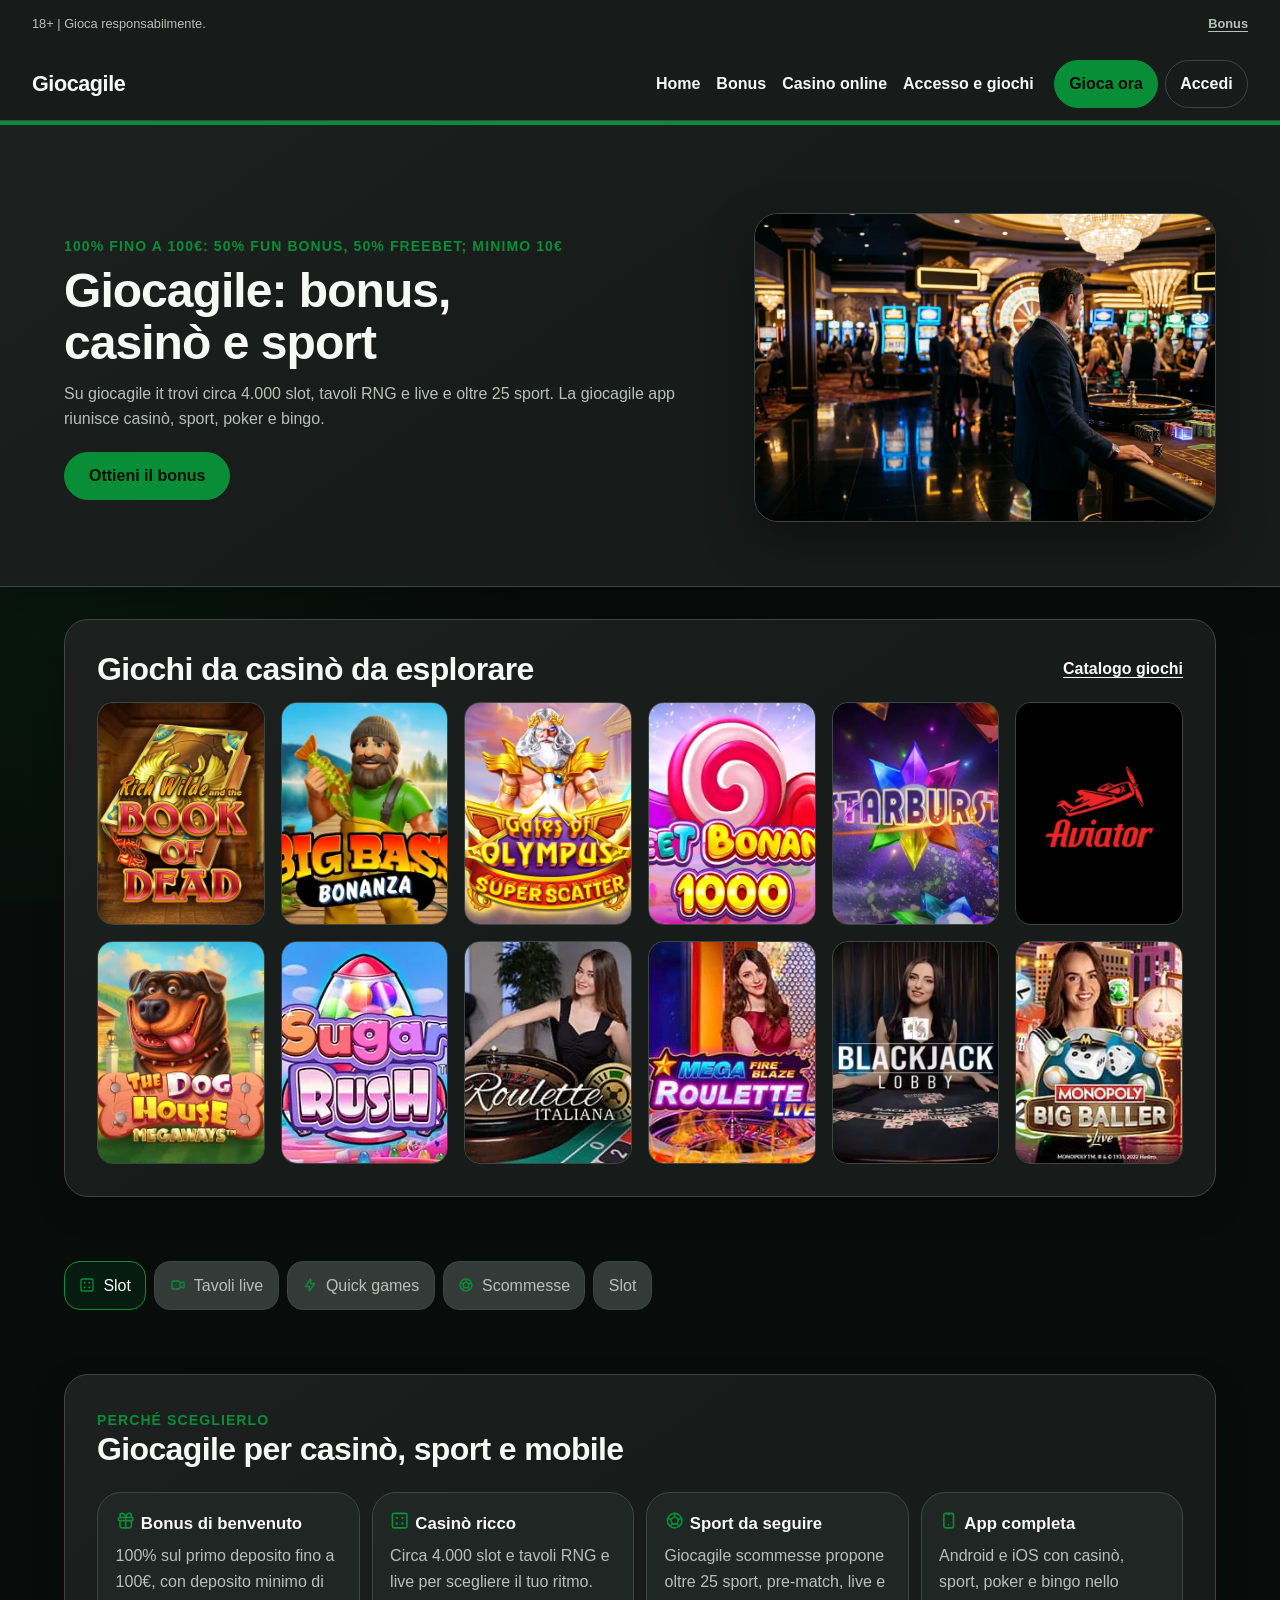
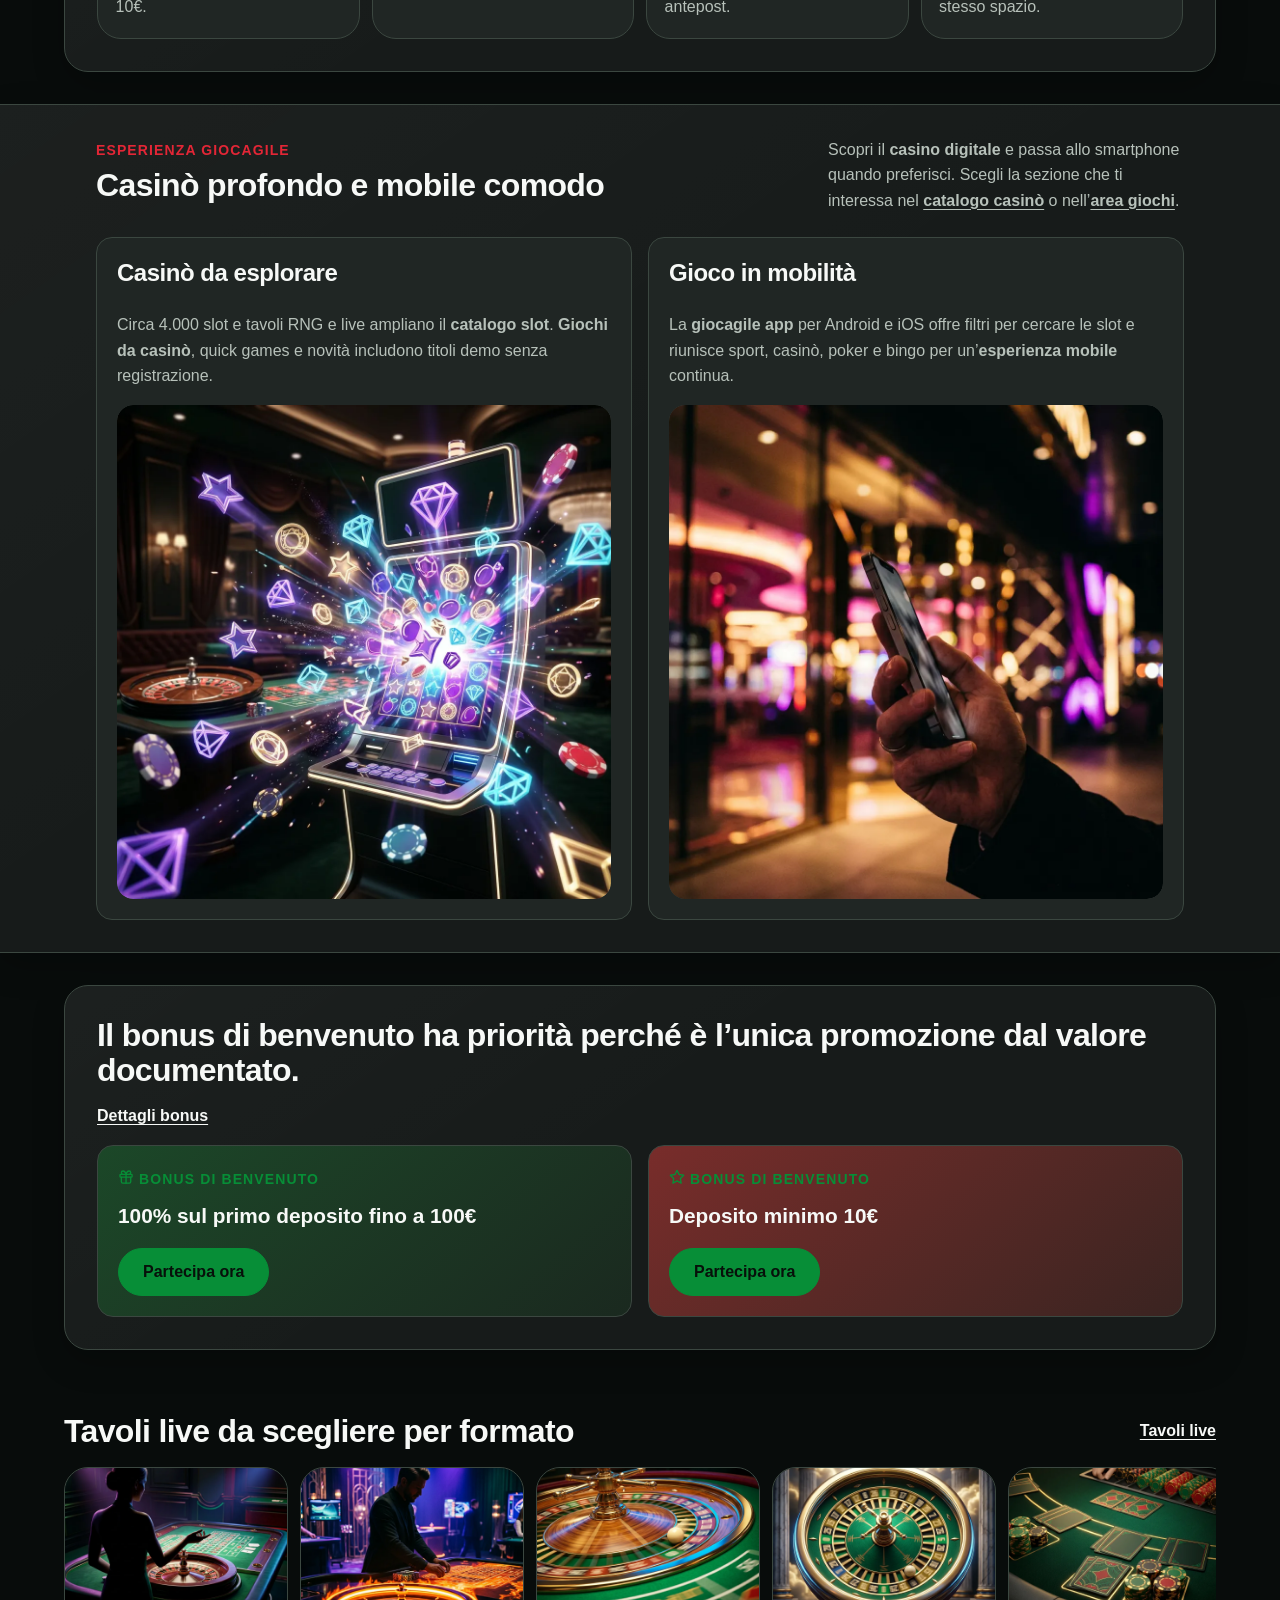
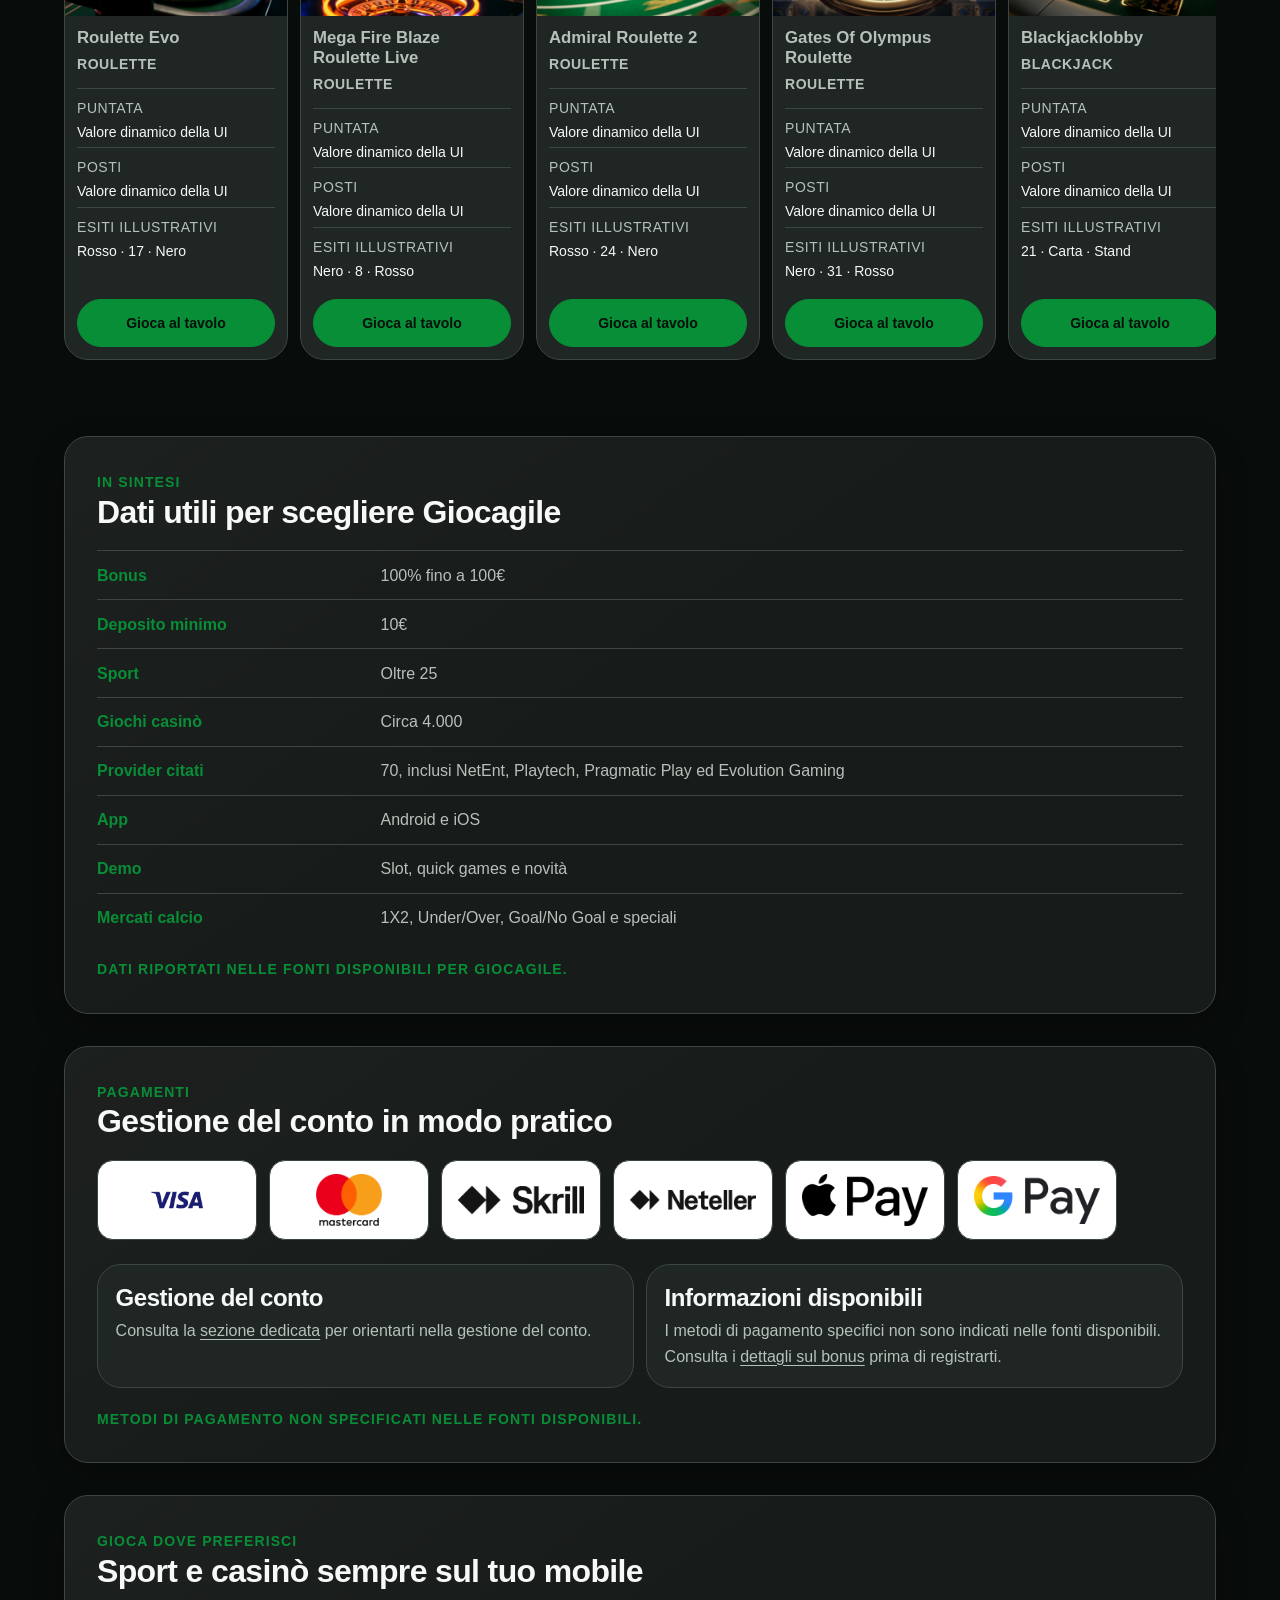
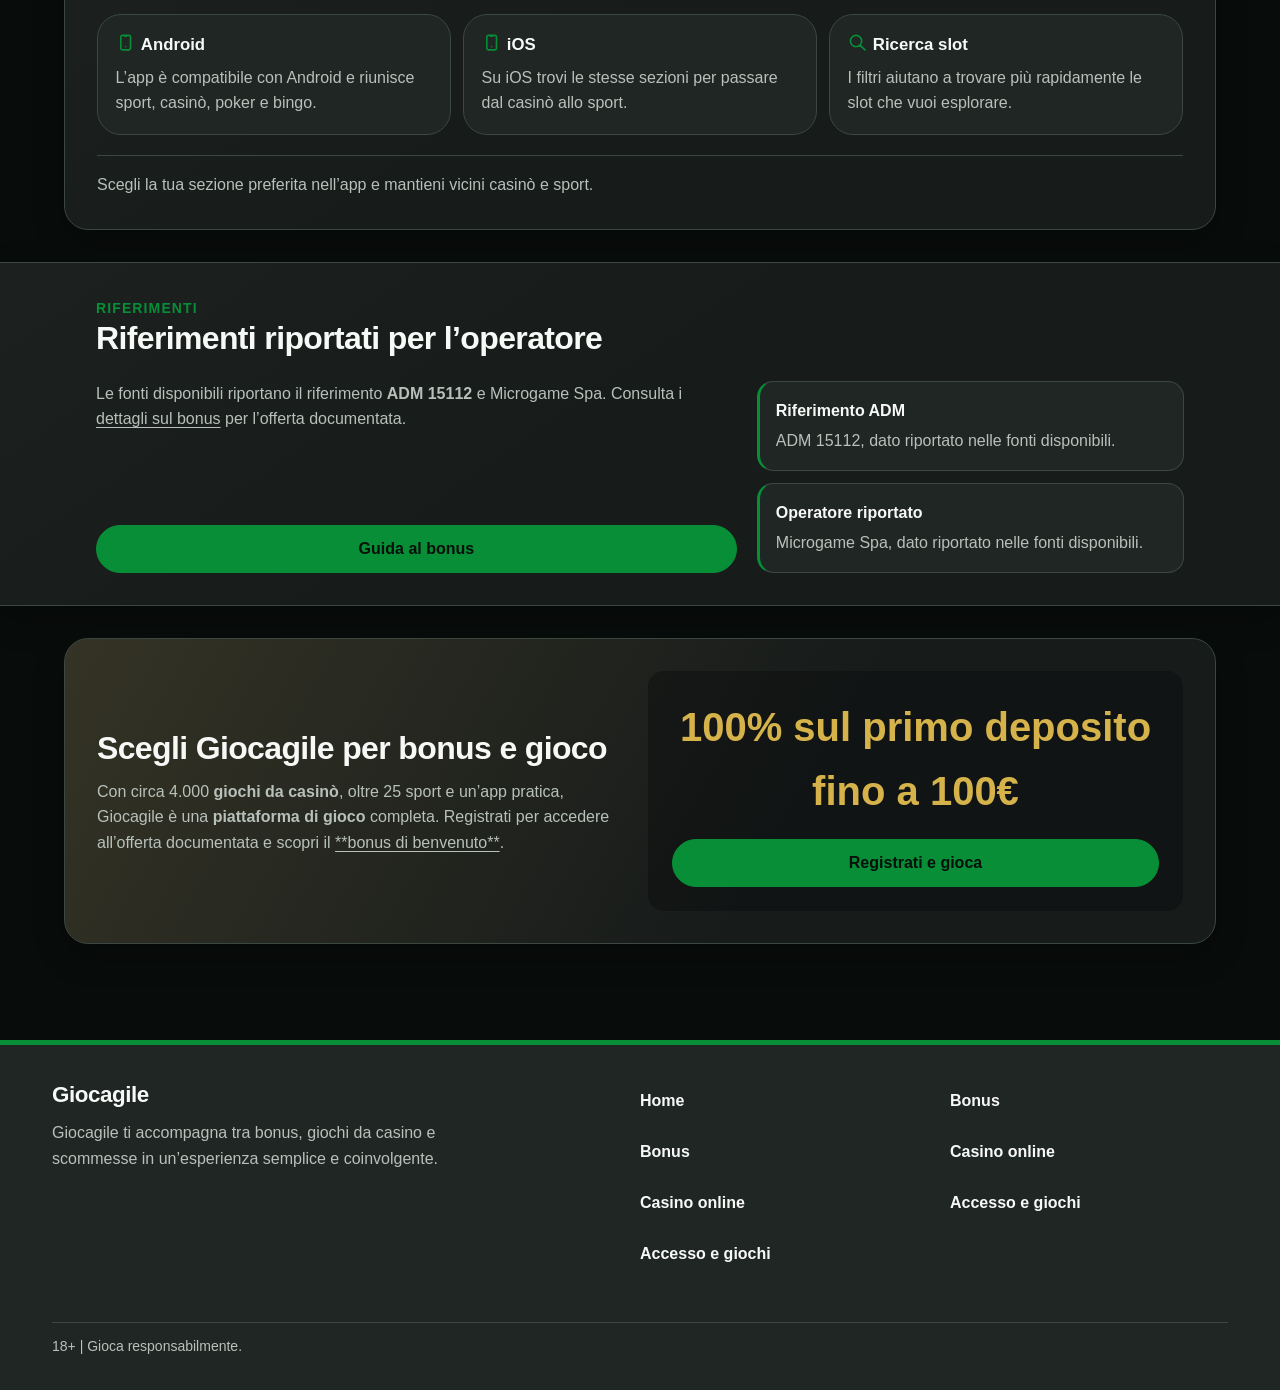
<file: index.html>
<!doctype html><!-- page route="/" -->

<html lang="it">
<head>
  <meta charset="utf-8">
  <meta name="viewport" content="width=device-width, initial-scale=1">
  <template>Giocagile</template>
  <link rel="stylesheet" href="/site.css">
  <style>
    /* Keep the page-specific editorial art visible when the section enters the viewport. */
    .pc-split-section-visual { overflow:hidden; border-radius:var(--radius-md); background:var(--surface-soft); }
    .pc-split-section-visual img { width:100%; height:auto; aspect-ratio:1 / 1; object-fit:cover; }
    /* These supplied brand marks have very different source proportions; give each a clear, consistent plate. */
    .pc-method-groups__marks { gap:.75rem; }
    .pc-method-groups__marks li { width:10rem; min-height:5rem; padding:.75rem 1rem; background:#fff; }
    .pc-method-groups__marks img { width:100%; height:3.25rem; aspect-ratio:auto; object-fit:contain; }
     (max-width:48rem) {
      .pc-method-groups__marks { display:grid; grid-template-columns:repeat(2,minmax(0,1fr)); }
      .pc-method-groups__marks li { width:100%; min-width:0; }
    }
  </style>
<title>Giocagile: bonus, giochi e scommesse</title><meta name="description" content="Scopri giocagile it: bonus di benvenuto fino a 100€, migliaia di giochi, scommesse su oltre 25 sport e app per giocare in mobilità."><link rel="canonical" href="https://giocagilee.it.com/"><link rel="icon" type="image/svg+xml" href="/favicon.svg"><meta property="og:title" content="Giocagile: bonus, giochi e scommesse"><meta property="og:description" content="Scopri giocagile it: bonus di benvenuto fino a 100€, migliaia di giochi, scommesse su oltre 25 sport e app per giocare in mobilità."><meta property="og:url" content="https://giocagilee.it.com/"><meta property="og:image" content="https://giocagilee.it.com/og.svg"><meta property="og:type" content="website"><meta property="og:locale" content="it_IT"><meta property="og:site_name" content="Giocagile gaming operator"><meta name="twitter:card" content="summary_large_image"><script type="application/ld+json">{"@context":"https://schema.org","@graph":[{"@type":"WebSite","name":"Giocagile: bonus, giochi e scommesse","url":"https://giocagilee.it.com/","description":"Scopri giocagile it: bonus di benvenuto fino a 100€, migliaia di giochi, scommesse su oltre 25 sport e app per giocare in mobilità.","inLanguage":"it"},{"@type":"BreadcrumbList","itemListElement":[{"@type":"ListItem","position":1,"name":"Giocagile: bonus, giochi e scommesse","item":"https://giocagilee.it.com/"}]}]}</script></head>
<body>
  <header class="ct-head">
  <div class="ct-top"><span>18+ | Gioca responsabilmente.</span><a href="/bonus/">Bonus</a></div>
  <div class="ct-main">
    <a class="ct-brand" href="/">Giocagile</a>
    <nav class="ct-nav" aria-label="Giocagile"><a href="/">Home</a><a href="/bonus/">Bonus</a><a href="/casino-online/">Casino online</a><a href="/accesso-e-giochi/">Accesso e giochi</a></nav>
    <div class="ct-actions"><a href="/referral-link" rel="sponsored nofollow noopener" target="_blank">Gioca ora</a><a href="/referral-link" rel="sponsored nofollow noopener" target="_blank">Accedi</a></div>
  </div>
</header>
  <div class="cm-bar">
    <a class="cm-brand" href="/">Giocagile</a>
    <button class="cm-toggle" type="button" popovertarget="cm-drawer" aria-controls="cm-drawer">Menu</button>
  </div>
  <nav class="cm-drawer" id="cm-drawer" popover="auto" aria-label="Menu">
    <div class="cm-drawer-actions"><a href="/referral-link" rel="sponsored nofollow noopener" target="_blank">Gioca ora</a><a href="/referral-link" rel="sponsored nofollow noopener" target="_blank">Accedi</a></div>
    <div class="cm-drawer-nav"><a href="/">Home</a><a href="/bonus/">Bonus</a><a href="/casino-online/">Casino online</a><a href="/accesso-e-giochi/">Accesso e giochi</a></div>
    <div class="cm-drawer-support"><a href="/bonus/">Bonus</a><a href="/casino-online/">Casino online</a><a href="/accesso-e-giochi/">Accesso e giochi</a></div>
  </nav>
  <main>
    <!-- block:start instance="block-7aa34415" block="home.offer-hero" -->
<section class="pc pc-offer-hero pc-band"><div><small>100% fino a 100€: 50% Fun Bonus, 50% Freebet; minimo 10€</small><h1>Giocagile: bonus, casinò e sport</h1><p>Su giocagile it trovi circa 4.000 slot, tavoli RNG e live e oltre 25 sport. La giocagile app riunisce casinò, sport, poker e bingo.</p><a class="pc-action" href="/referral-link" rel="sponsored nofollow noopener" target="_blank">Ottieni il bonus</a></div><figure class="pc-offer-hero-art"><img src="assets/block-7aa34415-hero-image-0.webp" alt="Promotional hero visual showcasing the welcome offer experience" width="1264" height="848" loading="eager" decoding="async" fetchpriority="high"></figure></section>

<!-- block:end instance="block-7aa34415" -->
<!-- block:start instance="block-3b098595" block="home.game-carousel" -->
<section class="pc pc-game-carousel"><header><strong>Giochi da casinò da esplorare</strong><a href="/referral-link" rel="sponsored nofollow noopener" target="_blank">Catalogo giochi</a></header><div class="pc-game-tiles"><a href="/referral-link" rel="sponsored nofollow noopener" target="_blank" aria-label="Book of Dead, Gioco da casinò"><figure class="pc-game-tile-art"><img src="assets/block-3b098595-game-art-0.webp" alt="Book of Dead" width="500" height="500" loading="lazy" decoding="async"></figure></a><a href="/referral-link" rel="sponsored nofollow noopener" target="_blank" aria-label="Big Bass Bonanza, Pragmatic Play"><figure class="pc-game-tile-art"><img src="assets/block-3b098595-game-art-1.webp" alt="Big Bass Bonanza" width="325" height="234" loading="lazy" decoding="async"></figure></a><a href="/referral-link" rel="sponsored nofollow noopener" target="_blank" aria-label="Gates of Olympus, Pragmatic Play"><figure class="pc-game-tile-art"><img src="assets/block-3b098595-game-art-2.webp" alt="Gates of Olympus" width="500" height="500" loading="lazy" decoding="async"></figure></a><a href="/referral-link" rel="sponsored nofollow noopener" target="_blank" aria-label="Sweet Bonanza, Software house di giochi"><figure class="pc-game-tile-art"><img src="assets/block-3b098595-game-art-3.webp" alt="Sweet Bonanza" width="400" height="254" loading="lazy" decoding="async"></figure></a><a href="/referral-link" rel="sponsored nofollow noopener" target="_blank" aria-label="Starburst, NetEnt"><figure class="pc-game-tile-art"><img src="assets/block-3b098595-game-art-4.webp" alt="Starburst" width="500" height="500" loading="lazy" decoding="async"></figure></a><a href="/referral-link" rel="sponsored nofollow noopener" target="_blank" aria-label="Aviator, Gioco da casinò"><figure class="pc-game-tile-art"><img src="assets/block-3b098595-game-art-5.webp" alt="Aviator" width="512" height="512" loading="lazy" decoding="async"></figure></a><a href="/referral-link" rel="sponsored nofollow noopener" target="_blank" aria-label="Dog House Megaways, Pragmatic Play"><figure class="pc-game-tile-art"><img src="assets/block-3b098595-game-art-6.webp" alt="Dog House Megaways" width="325" height="234" loading="lazy" decoding="async"></figure></a><a href="/referral-link" rel="sponsored nofollow noopener" target="_blank" aria-label="Sugar Rush, Software house di giochi"><figure class="pc-game-tile-art"><img src="assets/block-3b098595-game-art-7.webp" alt="Sugar Rush" width="400" height="254" loading="lazy" decoding="async"></figure></a><a href="/referral-link" rel="sponsored nofollow noopener" target="_blank" aria-label="Roulette Italiana, Gioco da casinò"><figure class="pc-game-tile-art"><img src="assets/block-3b098595-game-art-8.webp" alt="Roulette Italiana" width="256" height="256" loading="lazy" decoding="async"></figure></a><a href="/referral-link" rel="sponsored nofollow noopener" target="_blank" aria-label="Mega Fire Blaze Roulette Live, Evolution Gaming"><figure class="pc-game-tile-art"><img src="assets/block-3b098595-game-art-9.webp" alt="Mega Fire Blaze Roulette Live" width="256" height="256" loading="lazy" decoding="async"></figure></a><a href="/referral-link" rel="sponsored nofollow noopener" target="_blank" aria-label="Blackjacklobby, Gioco da casinò"><figure class="pc-game-tile-art"><img src="assets/block-3b098595-game-art-10.webp" alt="Blackjacklobby" width="512" height="512" loading="lazy" decoding="async"></figure></a><a href="/referral-link" rel="sponsored nofollow noopener" target="_blank" aria-label="Monopoly Big Baller, Evolution Gaming"><figure class="pc-game-tile-art"><img src="assets/block-3b098595-game-art-11.webp" alt="Monopoly Big Baller" width="256" height="256" loading="lazy" decoding="async"></figure></a></div></section>

<!-- block:end instance="block-3b098595" -->
<!-- block:start instance="block-92ad8975" block="home.category-tabs" -->
<nav class="pc pc-category-rail pc-flush" aria-label="Menu 3"><div class="pc-tabs"><a href="/casino-online/" aria-current="page"><svg class="pc-glyph" viewBox="0 0 24 24" aria-hidden="true" focusable="false"><g fill="none" stroke="currentColor" stroke-linecap="round" stroke-linejoin="round" stroke-width="2"><path d="M3 5a2 2 0 0 1 2-2h14a2 2 0 0 1 2 2v14a2 2 0 0 1-2 2H5a2 2 0 0 1-2-2z"></path><path fill="currentColor" d="M8 8.5a.5.5 0 1 0 1 0a.5.5 0 1 0-1 0m7 0a.5.5 0 1 0 1 0a.5.5 0 1 0-1 0m0 7a.5.5 0 1 0 1 0a.5.5 0 1 0-1 0m-7 0a.5.5 0 1 0 1 0a.5.5 0 1 0-1 0"></path></g></svg>Slot</a><a href="/casino-online/"><svg class="pc-glyph" viewBox="0 0 24 24" aria-hidden="true" focusable="false"><path fill="none" stroke="currentColor" stroke-linecap="round" stroke-linejoin="round" stroke-width="2" d="m15 10l4.553-2.276A1 1 0 0 1 21 8.618v6.764a1 1 0 0 1-1.447.894L15 14zM3 8a2 2 0 0 1 2-2h8a2 2 0 0 1 2 2v8a2 2 0 0 1-2 2H5a2 2 0 0 1-2-2z"></path></svg>Tavoli live</a><a href="/casino-online/"><svg class="pc-glyph" viewBox="0 0 24 24" aria-hidden="true" focusable="false"><path fill="none" stroke="currentColor" stroke-linecap="round" stroke-linejoin="round" stroke-width="2" d="M13 3v7h6l-8 11v-7H5z"></path></svg>Quick games</a><a href="/accesso-e-giochi/"><svg class="pc-glyph" viewBox="0 0 24 24" aria-hidden="true" focusable="false"><g fill="none" stroke="currentColor" stroke-linecap="round" stroke-linejoin="round" stroke-width="2"><path d="M3 12a9 9 0 1 0 18 0a9 9 0 1 0-18 0"></path><path d="m12 7l4.76 3.45L15 16H9l-1.76-5.55zm0 0V3m3 13l2.5 3m-.74-8.55L20.5 9M9.06 16.05L6.5 19m.74-8.55L3.5 9"></path></g></svg>Scommesse</a><a href="/casino-online/">Slot</a></div></nav>

<!-- block:end instance="block-92ad8975" -->
<!-- block:start instance="block-c31da390" block="summary.strength-cards" -->
<section class="pc pc-strength-cards"><header><div><small>Perché sceglierlo</small><h2>Giocagile per casinò, sport e mobile</h2></div></header><ul class="pc-card-grid"><li><strong><svg class="pc-glyph" viewBox="0 0 24 24" aria-hidden="true" focusable="false"><g fill="none" stroke="currentColor" stroke-linecap="round" stroke-linejoin="round" stroke-width="2"><path d="M3 9a1 1 0 0 1 1-1h16a1 1 0 0 1 1 1v2a1 1 0 0 1-1 1H4a1 1 0 0 1-1-1zm9-1v13"></path><path d="M19 12v7a2 2 0 0 1-2 2H7a2 2 0 0 1-2-2v-7m2.5-4a2.5 2.5 0 0 1 0-5A4.8 8 0 0 1 12 8a4.8 8 0 0 1 4.5-5a2.5 2.5 0 0 1 0 5"></path></g></svg>Bonus di benvenuto</strong><span>100% sul primo deposito fino a 100€, con deposito minimo di 10€.</span></li><li><strong><svg class="pc-glyph" viewBox="0 0 24 24" aria-hidden="true" focusable="false"><g fill="none" stroke="currentColor" stroke-linecap="round" stroke-linejoin="round" stroke-width="2"><path d="M3 5a2 2 0 0 1 2-2h14a2 2 0 0 1 2 2v14a2 2 0 0 1-2 2H5a2 2 0 0 1-2-2z"></path><path fill="currentColor" d="M8 8.5a.5.5 0 1 0 1 0a.5.5 0 1 0-1 0m7 0a.5.5 0 1 0 1 0a.5.5 0 1 0-1 0m0 7a.5.5 0 1 0 1 0a.5.5 0 1 0-1 0m-7 0a.5.5 0 1 0 1 0a.5.5 0 1 0-1 0"></path></g></svg>Casinò ricco</strong><span>Circa 4.000 slot e tavoli RNG e live per scegliere il tuo ritmo.</span></li><li><strong><svg class="pc-glyph" viewBox="0 0 24 24" aria-hidden="true" focusable="false"><g fill="none" stroke="currentColor" stroke-linecap="round" stroke-linejoin="round" stroke-width="2"><path d="M3 12a9 9 0 1 0 18 0a9 9 0 1 0-18 0"></path><path d="m12 7l4.76 3.45L15 16H9l-1.76-5.55zm0 0V3m3 13l2.5 3m-.74-8.55L20.5 9M9.06 16.05L6.5 19m.74-8.55L3.5 9"></path></g></svg>Sport da seguire</strong><span>Giocagile scommesse propone oltre 25 sport, pre-match, live e antepost.</span></li><li><strong><svg class="pc-glyph" viewBox="0 0 24 24" aria-hidden="true" focusable="false"><path fill="none" stroke="currentColor" stroke-linecap="round" stroke-linejoin="round" stroke-width="2" d="M6 5a2 2 0 0 1 2-2h8a2 2 0 0 1 2 2v14a2 2 0 0 1-2 2H8a2 2 0 0 1-2-2zm5-1h2m-1 13v.01"></path></svg>App completa</strong><span>Android e iOS con casinò, sport, poker e bingo nello stesso spazio.</span></li></ul></section>

<!-- block:end instance="block-c31da390" -->
<!-- block:start instance="block-52618f45" block="narrative.split-section" -->
<section class="pc pc-split-section pc-band"><header><div><small>Esperienza Giocagile</small><h2>Casinò profondo e mobile comodo</h2></div><div><p>Scopri il <strong>casino digitale</strong> e passa allo smartphone quando preferisci. Scegli la sezione che ti interessa nel <a href="/casino-online/">catalogo casinò</a> o nell’<a href="/accesso-e-giochi/">area giochi</a>.</p></div></header><div class="pc-text-columns"><article><h3>Casinò da esplorare</h3><div><p>Circa 4.000 slot e tavoli RNG e live ampliano il <strong>catalogo slot</strong>. <strong>Giochi da casinò</strong>, quick games e novità includono titoli demo senza registrazione.</p></div><figure class="pc-split-section-visual"><img src="assets/block-52618f45-visual-0.webp" alt="Editorial visual supporting each narrative column" width="1024" height="1024" loading="eager" decoding="sync"></figure></article><article><h3>Gioco in mobilità</h3><div><p>La <strong>giocagile app</strong> per Android e iOS offre filtri per cercare le slot e riunisce sport, casinò, poker e bingo per un’<strong>esperienza mobile</strong> continua.</p></div><figure class="pc-split-section-visual"><img src="assets/block-52618f45-visual-1.webp" alt="Editorial visual supporting each narrative column" width="1024" height="1024" loading="eager" decoding="sync"></figure></article></div></section>

<!-- block:end instance="block-52618f45" -->
<!-- block:start instance="block-ae6d15da" block="home.promotion-rail" -->
<section class="pc pc-promotion-rail"><header><strong>Il bonus di benvenuto ha priorità perché è l’unica promozione dal valore documentato.</strong><a href="/bonus/">Dettagli bonus</a></header><div class="pc-campaigns"><article><small><svg class="pc-glyph" viewBox="0 0 24 24" aria-hidden="true" focusable="false"><g fill="none" stroke="currentColor" stroke-linecap="round" stroke-linejoin="round" stroke-width="2"><path d="M3 9a1 1 0 0 1 1-1h16a1 1 0 0 1 1 1v2a1 1 0 0 1-1 1H4a1 1 0 0 1-1-1zm9-1v13"></path><path d="M19 12v7a2 2 0 0 1-2 2H7a2 2 0 0 1-2-2v-7m2.5-4a2.5 2.5 0 0 1 0-5A4.8 8 0 0 1 12 8a4.8 8 0 0 1 4.5-5a2.5 2.5 0 0 1 0 5"></path></g></svg>Bonus di benvenuto</small><b>100% sul primo deposito fino a 100€</b><a class="pc-action" href="/referral-link" rel="sponsored nofollow noopener" target="_blank">Partecipa ora</a></article><article><small><svg class="pc-glyph" viewBox="0 0 24 24" aria-hidden="true" focusable="false"><path fill="none" stroke="currentColor" stroke-linecap="round" stroke-linejoin="round" stroke-width="2" d="m12 17.75l-6.172 3.245l1.179-6.873l-5-4.867l6.9-1l3.086-6.253l3.086 6.253l6.9 1l-5 4.867l1.179 6.873z"></path></svg>Bonus di benvenuto</small><b>Deposito minimo 10€</b><a class="pc-action" href="/referral-link" rel="sponsored nofollow noopener" target="_blank">Partecipa ora</a></article></div></section>

<!-- block:end instance="block-ae6d15da" -->
<!-- block:start instance="block-af1a914a" block="home.live-table-rail" -->
<section class="pc pc-live-table-rail pc-flush"><header><strong>Tavoli live da scegliere per formato</strong><a href="/referral-link" rel="sponsored nofollow noopener" target="_blank">Tavoli live</a></header><ul class="pc-live-table-rail__list"><li><article class="pc-live-table-rail__card"><figure class="pc-game-tile-art"><img src="assets/block-af1a914a-table-art-0.webp" alt="Table artwork for each live dealer card, matching the tables list order" width="1024" height="1024" loading="lazy"></figure><div class="pc-live-table-rail__body"><strong>Roulette Evo</strong><small>Roulette</small><dl class="pc-live-table-rail__facts"><div><dt>Puntata</dt><dd>Valore dinamico della UI</dd></div><div><dt>Posti</dt><dd>Valore dinamico della UI</dd></div><div><dt>Esiti illustrativi</dt><dd>Rosso · 17 · Nero</dd></div></dl><a class="pc-action" href="/referral-link" rel="sponsored nofollow noopener" target="_blank" aria-label="Gioca al tavolo: Roulette Evo">Gioca al tavolo</a></div></article></li><li><article class="pc-live-table-rail__card"><figure class="pc-game-tile-art"><img src="assets/block-af1a914a-table-art-1.webp" alt="Table artwork for each live dealer card, matching the tables list order" width="1024" height="1024" loading="lazy"></figure><div class="pc-live-table-rail__body"><strong>Mega Fire Blaze Roulette Live</strong><small>Roulette</small><dl class="pc-live-table-rail__facts"><div><dt>Puntata</dt><dd>Valore dinamico della UI</dd></div><div><dt>Posti</dt><dd>Valore dinamico della UI</dd></div><div><dt>Esiti illustrativi</dt><dd>Nero · 8 · Rosso</dd></div></dl><a class="pc-action" href="/referral-link" rel="sponsored nofollow noopener" target="_blank" aria-label="Gioca al tavolo: Mega Fire Blaze Roulette Live">Gioca al tavolo</a></div></article></li><li><article class="pc-live-table-rail__card"><figure class="pc-game-tile-art"><img src="assets/block-af1a914a-table-art-2.webp" alt="Table artwork for each live dealer card, matching the tables list order" width="1024" height="1024" loading="lazy"></figure><div class="pc-live-table-rail__body"><strong>Admiral Roulette 2</strong><small>Roulette</small><dl class="pc-live-table-rail__facts"><div><dt>Puntata</dt><dd>Valore dinamico della UI</dd></div><div><dt>Posti</dt><dd>Valore dinamico della UI</dd></div><div><dt>Esiti illustrativi</dt><dd>Rosso · 24 · Nero</dd></div></dl><a class="pc-action" href="/referral-link" rel="sponsored nofollow noopener" target="_blank" aria-label="Gioca al tavolo: Admiral Roulette 2">Gioca al tavolo</a></div></article></li><li><article class="pc-live-table-rail__card"><figure class="pc-game-tile-art"><img src="assets/block-af1a914a-table-art-3.webp" alt="Table artwork for each live dealer card, matching the tables list order" width="1024" height="1024" loading="lazy"></figure><div class="pc-live-table-rail__body"><strong>Gates Of Olympus Roulette</strong><small>Roulette</small><dl class="pc-live-table-rail__facts"><div><dt>Puntata</dt><dd>Valore dinamico della UI</dd></div><div><dt>Posti</dt><dd>Valore dinamico della UI</dd></div><div><dt>Esiti illustrativi</dt><dd>Nero · 31 · Rosso</dd></div></dl><a class="pc-action" href="/referral-link" rel="sponsored nofollow noopener" target="_blank" aria-label="Gioca al tavolo: Gates Of Olympus Roulette">Gioca al tavolo</a></div></article></li><li><article class="pc-live-table-rail__card"><figure class="pc-game-tile-art"><img src="assets/block-af1a914a-table-art-4.webp" alt="Table artwork for each live dealer card, matching the tables list order" width="1024" height="1024" loading="lazy"></figure><div class="pc-live-table-rail__body"><strong>Blackjacklobby</strong><small>Blackjack</small><dl class="pc-live-table-rail__facts"><div><dt>Puntata</dt><dd>Valore dinamico della UI</dd></div><div><dt>Posti</dt><dd>Valore dinamico della UI</dd></div><div><dt>Esiti illustrativi</dt><dd>21 · Carta · Stand</dd></div></dl><a class="pc-action" href="/referral-link" rel="sponsored nofollow noopener" target="_blank" aria-label="Gioca al tavolo: Blackjacklobby">Gioca al tavolo</a></div></article></li><li><article class="pc-live-table-rail__card"><figure class="pc-game-tile-art"><img src="assets/block-af1a914a-table-art-5.webp" alt="Table artwork for each live dealer card, matching the tables list order" width="1024" height="1024" loading="lazy"></figure><div class="pc-live-table-rail__body"><strong>Xtra Roulette</strong><small>Roulette</small><dl class="pc-live-table-rail__facts"><div><dt>Puntata</dt><dd>Valore dinamico della UI</dd></div><div><dt>Posti</dt><dd>Valore dinamico della UI</dd></div><div><dt>Esiti illustrativi</dt><dd>Rosso · 5 · Nero</dd></div></dl><a class="pc-action" href="/referral-link" rel="sponsored nofollow noopener" target="_blank" aria-label="Gioca al tavolo: Xtra Roulette">Gioca al tavolo</a></div></article></li></ul></section>

<!-- block:end instance="block-af1a914a" -->
<!-- block:start instance="block-29d80779" block="data.fact-sheet" -->
<section class="pc pc-fact-sheet"><header><div><small>In sintesi</small><h2>Dati utili per scegliere Giocagile</h2></div></header><dl class="pc-fact-sheet__rows"><div><dt>Bonus</dt><dd>100% fino a 100€</dd></div><div><dt>Deposito minimo</dt><dd>10€</dd></div><div><dt>Sport</dt><dd>Oltre 25</dd></div><div><dt>Giochi casinò</dt><dd>Circa 4.000</dd></div><div><dt>Provider citati</dt><dd>70, inclusi NetEnt, Playtech, Pragmatic Play ed Evolution Gaming</dd></div><div><dt>App</dt><dd>Android e iOS</dd></div><div><dt>Demo</dt><dd>Slot, quick games e novità</dd></div><div><dt>Mercati calcio</dt><dd>1X2, Under/Over, Goal/No Goal e speciali</dd></div></dl><footer><small>Dati riportati nelle fonti disponibili per Giocagile.</small></footer></section>

<!-- block:end instance="block-29d80779" -->
<!-- block:start instance="block-a1d2be9c" block="payments.method-groups" -->
<section class="pc pc-method-groups"><header><div><small>Pagamenti</small><h2>Gestione del conto in modo pratico</h2></div></header><ul class="pc-method-groups__marks"><li><img src="assets/block-a1d2be9c-payment-mark-0.webp" alt="Visa" width="640" height="640" loading="eager"></li><li><img src="assets/block-a1d2be9c-payment-mark-1.webp" alt="Mastercard" width="640" height="497" loading="eager"></li><li><img src="assets/block-a1d2be9c-payment-mark-2.webp" alt="Skrill" width="640" height="143" loading="eager"></li><li><img src="assets/block-a1d2be9c-payment-mark-3.webp" alt="Neteller" width="640" height="100" loading="eager"></li><li><img src="assets/block-a1d2be9c-payment-mark-4.webp" alt="Apple Pay" width="640" height="263" loading="eager"></li><li><img src="assets/block-a1d2be9c-payment-mark-5.webp" alt="Google Pay" width="640" height="240" loading="eager"></li></ul><div class="pc-card-grid pc-method-groups__groups"><article><h3>Gestione del conto</h3><div><p>Consulta la <a href="/accesso-e-giochi/">sezione dedicata</a> per orientarti nella gestione del conto.</p></div></article><article><h3>Informazioni disponibili</h3><div><p>I metodi di pagamento specifici non sono indicati nelle fonti disponibili. Consulta i <a href="/bonus/">dettagli sul bonus</a> prima di registrarti.</p></div></article></div><footer><small>Metodi di pagamento non specificati nelle fonti disponibili.</small></footer></section>

<!-- block:end instance="block-a1d2be9c" -->
<!-- block:start instance="block-4838c9dc" block="guidance.platform-cards" -->
<section class="pc pc-platform-cards"><header><div><small>Gioca dove preferisci</small><h2>Sport e casinò sempre sul tuo mobile</h2></div></header><ul class="pc-card-grid"><li><strong><svg class="pc-glyph" viewBox="0 0 24 24" aria-hidden="true" focusable="false"><path fill="none" stroke="currentColor" stroke-linecap="round" stroke-linejoin="round" stroke-width="2" d="M6 5a2 2 0 0 1 2-2h8a2 2 0 0 1 2 2v14a2 2 0 0 1-2 2H8a2 2 0 0 1-2-2zm5-1h2m-1 13v.01"></path></svg>Android</strong><span>L’app è compatibile con Android e riunisce sport, casinò, poker e bingo.</span></li><li><strong><svg class="pc-glyph" viewBox="0 0 24 24" aria-hidden="true" focusable="false"><path fill="none" stroke="currentColor" stroke-linecap="round" stroke-linejoin="round" stroke-width="2" d="M6 5a2 2 0 0 1 2-2h8a2 2 0 0 1 2 2v14a2 2 0 0 1-2 2H8a2 2 0 0 1-2-2zm5-1h2m-1 13v.01"></path></svg>iOS</strong><span>Su iOS trovi le stesse sezioni per passare dal casinò allo sport.</span></li><li><strong><svg class="pc-glyph" viewBox="0 0 24 24" aria-hidden="true" focusable="false"><path fill="none" stroke="currentColor" stroke-linecap="round" stroke-linejoin="round" stroke-width="2" d="M3 10a7 7 0 1 0 14 0a7 7 0 1 0-14 0m18 11l-6-6"></path></svg>Ricerca slot</strong><span>I filtri aiutano a trovare più rapidamente le slot che vuoi esplorare.</span></li></ul><p class="pc-platform-cards__summary">Scegli la tua sezione preferita nell’app e mantieni vicini casinò e sport.</p></section>

<!-- block:end instance="block-4838c9dc" -->
<!-- block:start instance="block-5969da61" block="compliance.license-band" -->
<section class="pc pc-guide-panel pc-license-band pc-band"><header><div><small>Riferimenti</small><h2>Riferimenti riportati per l’operatore</h2></div></header><div class="pc-guide-panel__grid"><div class="pc-guide-panel__body"><p>Le fonti disponibili riportano il riferimento <strong>ADM 15112</strong> e Microgame Spa. Consulta i <a href="/bonus/">dettagli sul bonus</a> per l’offerta documentata.</p><a class="pc-action" href="/bonus/">Guida al bonus</a></div><ul class="pc-guide-panel__notes"><li><strong>Riferimento ADM</strong><span>ADM 15112, dato riportato nelle fonti disponibili.</span></li><li><strong>Operatore riportato</strong><span>Microgame Spa, dato riportato nelle fonti disponibili.</span></li></ul></div></section>

<!-- block:end instance="block-5969da61" -->
<!-- block:start instance="block-8ef4b145" block="conversion.closing-cta" -->
<section class="pc pc-closing-cta"><div><h2>Scegli Giocagile per bonus e gioco</h2><div><p>Con circa 4.000 <strong>giochi da casinò</strong>, oltre 25 sport e un’app pratica, Giocagile è una <strong>piattaforma di gioco</strong> completa. Registrati per accedere all’offerta documentata e scopri il <a href="/bonus/">**bonus di benvenuto**</a>.</p></div></div><aside><strong>100% sul primo deposito fino a 100€</strong><a class="pc-action" href="/referral-link" rel="sponsored nofollow noopener" target="_blank">Registrati e gioca</a></aside></section>

<!-- block:end instance="block-8ef4b145" -->
  </main>
  <footer class="fb-foot">
  <div class="fb-inner">
    <section><strong>Giocagile</strong><p>Giocagile ti accompagna tra bonus, giochi da casino e scommesse in un’esperienza semplice e coinvolgente.</p></section>
    <nav aria-label="Giocagile"><a href="/">Home</a><a href="/bonus/">Bonus</a><a href="/casino-online/">Casino online</a><a href="/accesso-e-giochi/">Accesso e giochi</a></nav>
    <nav aria-label="Giocagile"><a href="/bonus/">Bonus</a><a href="/casino-online/">Casino online</a><a href="/accesso-e-giochi/">Accesso e giochi</a></nav>
    <p class="fb-legal">18+ | Gioca responsabilmente.</p>
  </div>
</footer>
</body>
</html>
</file>
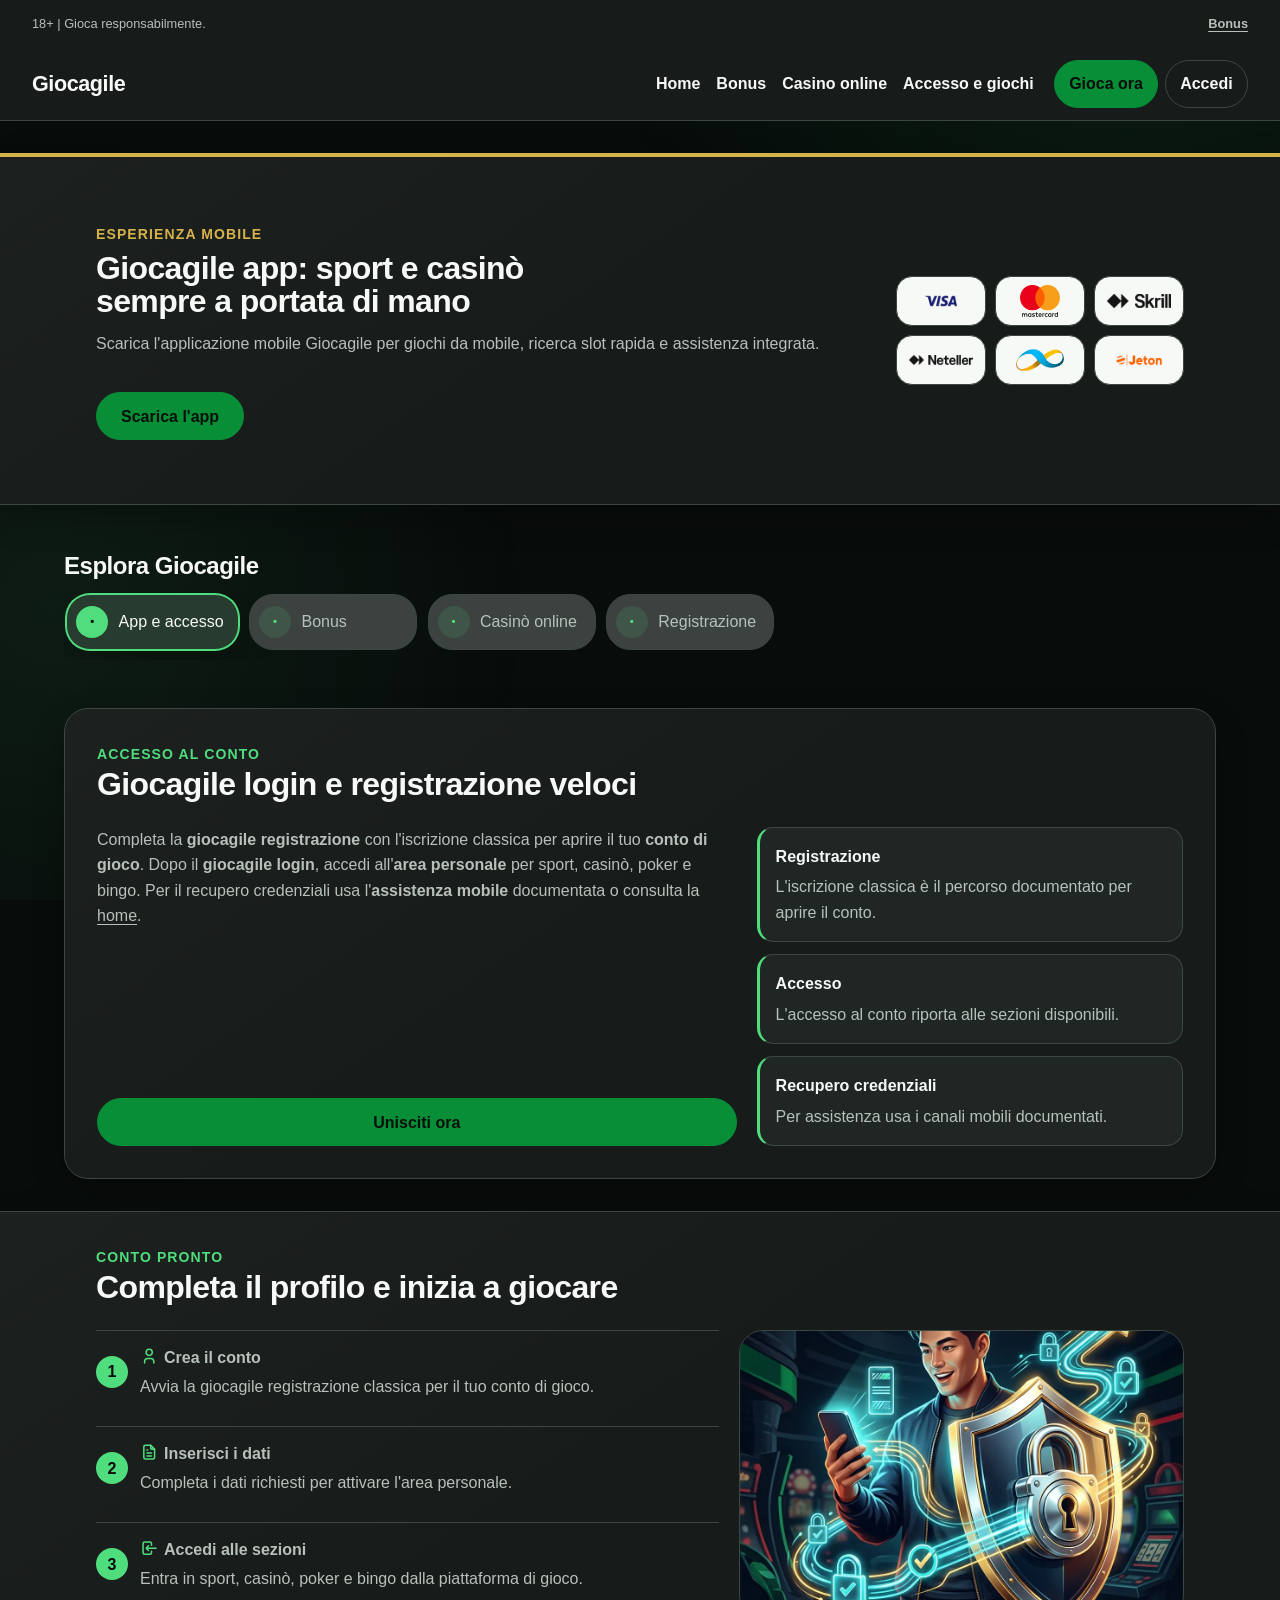
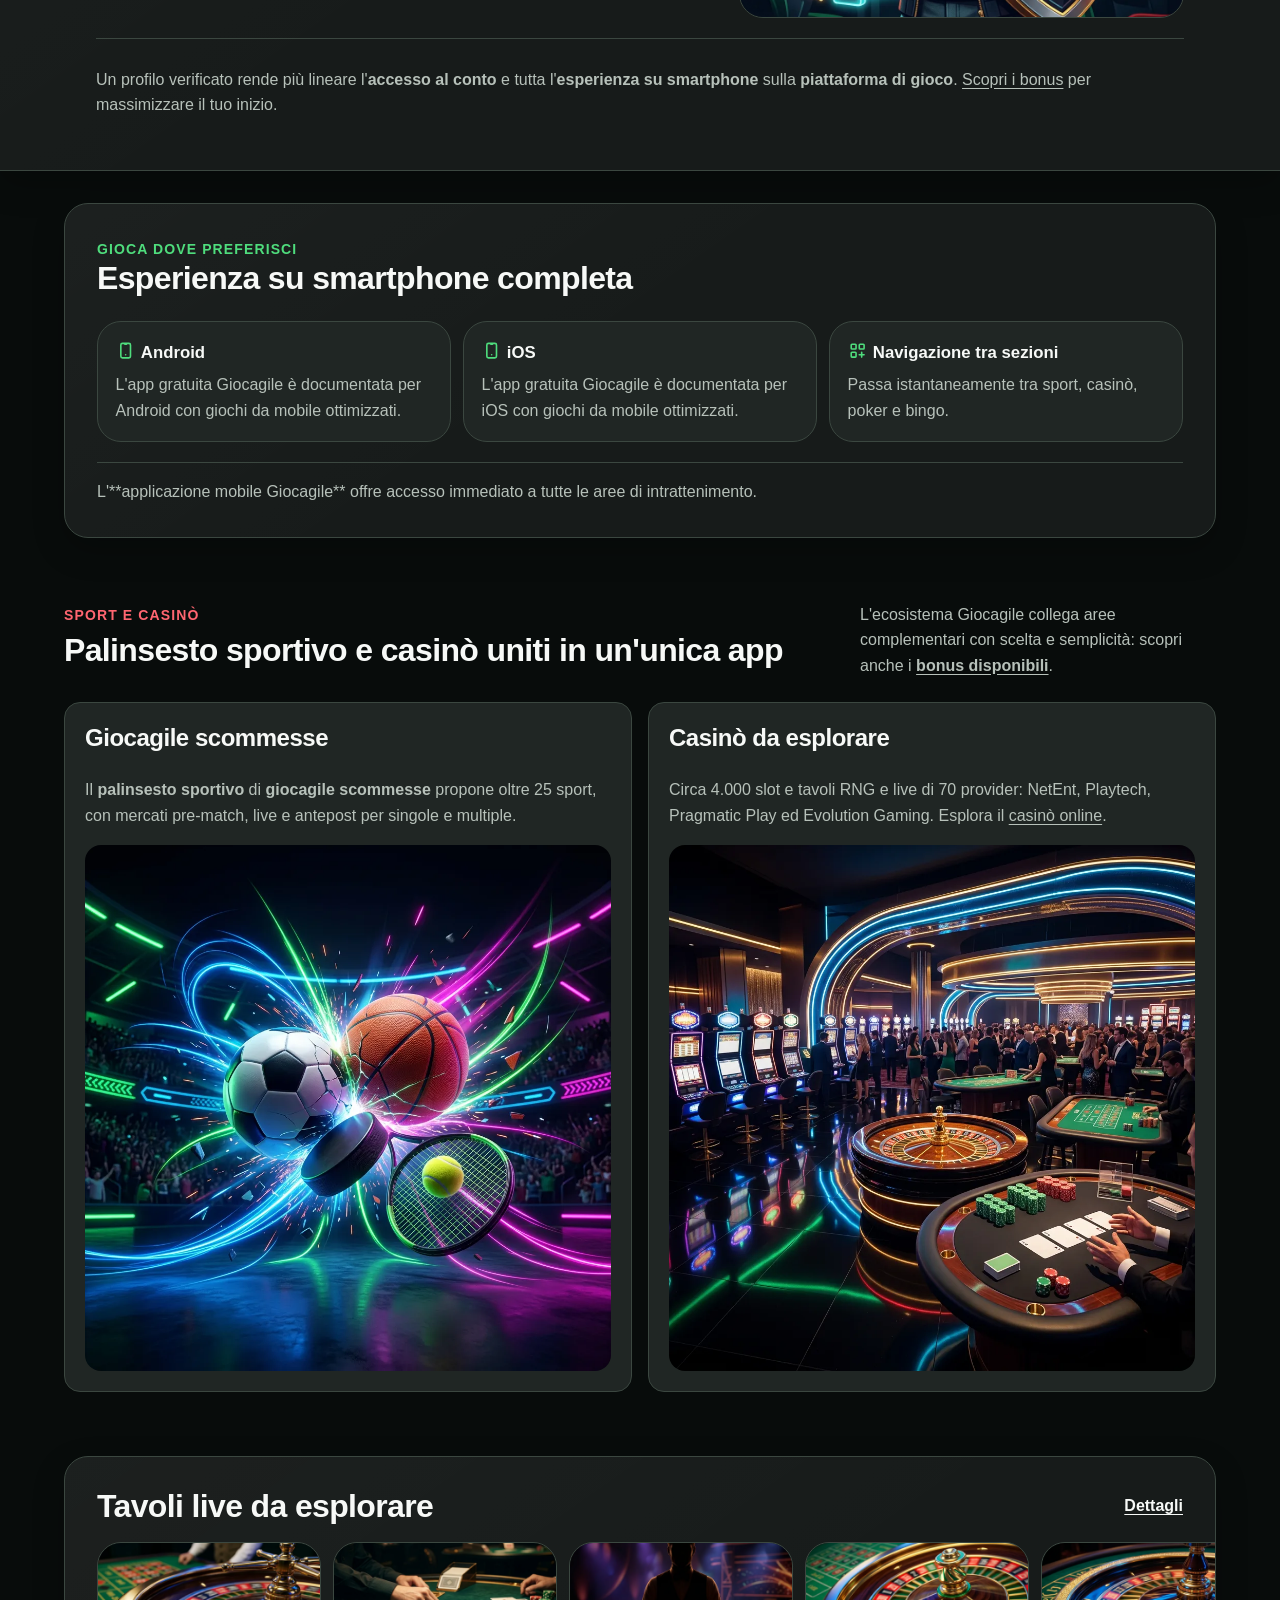
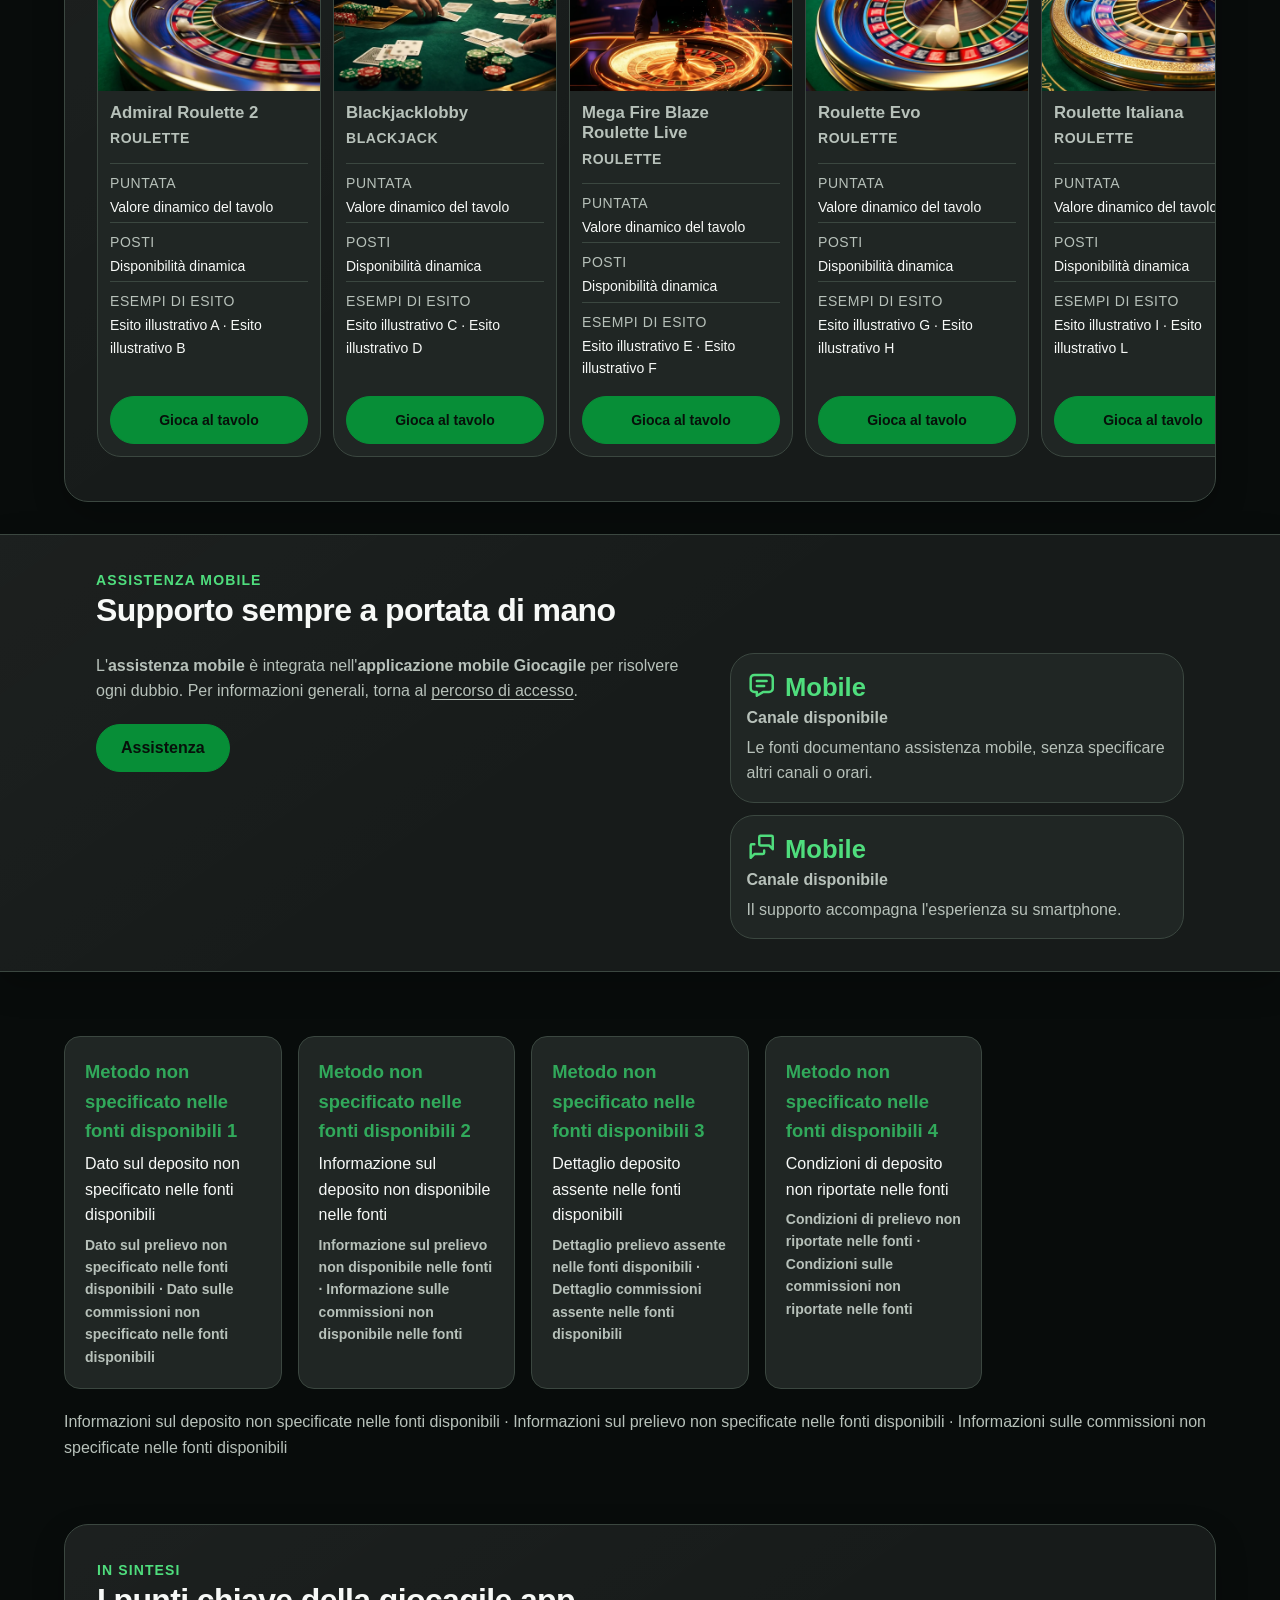
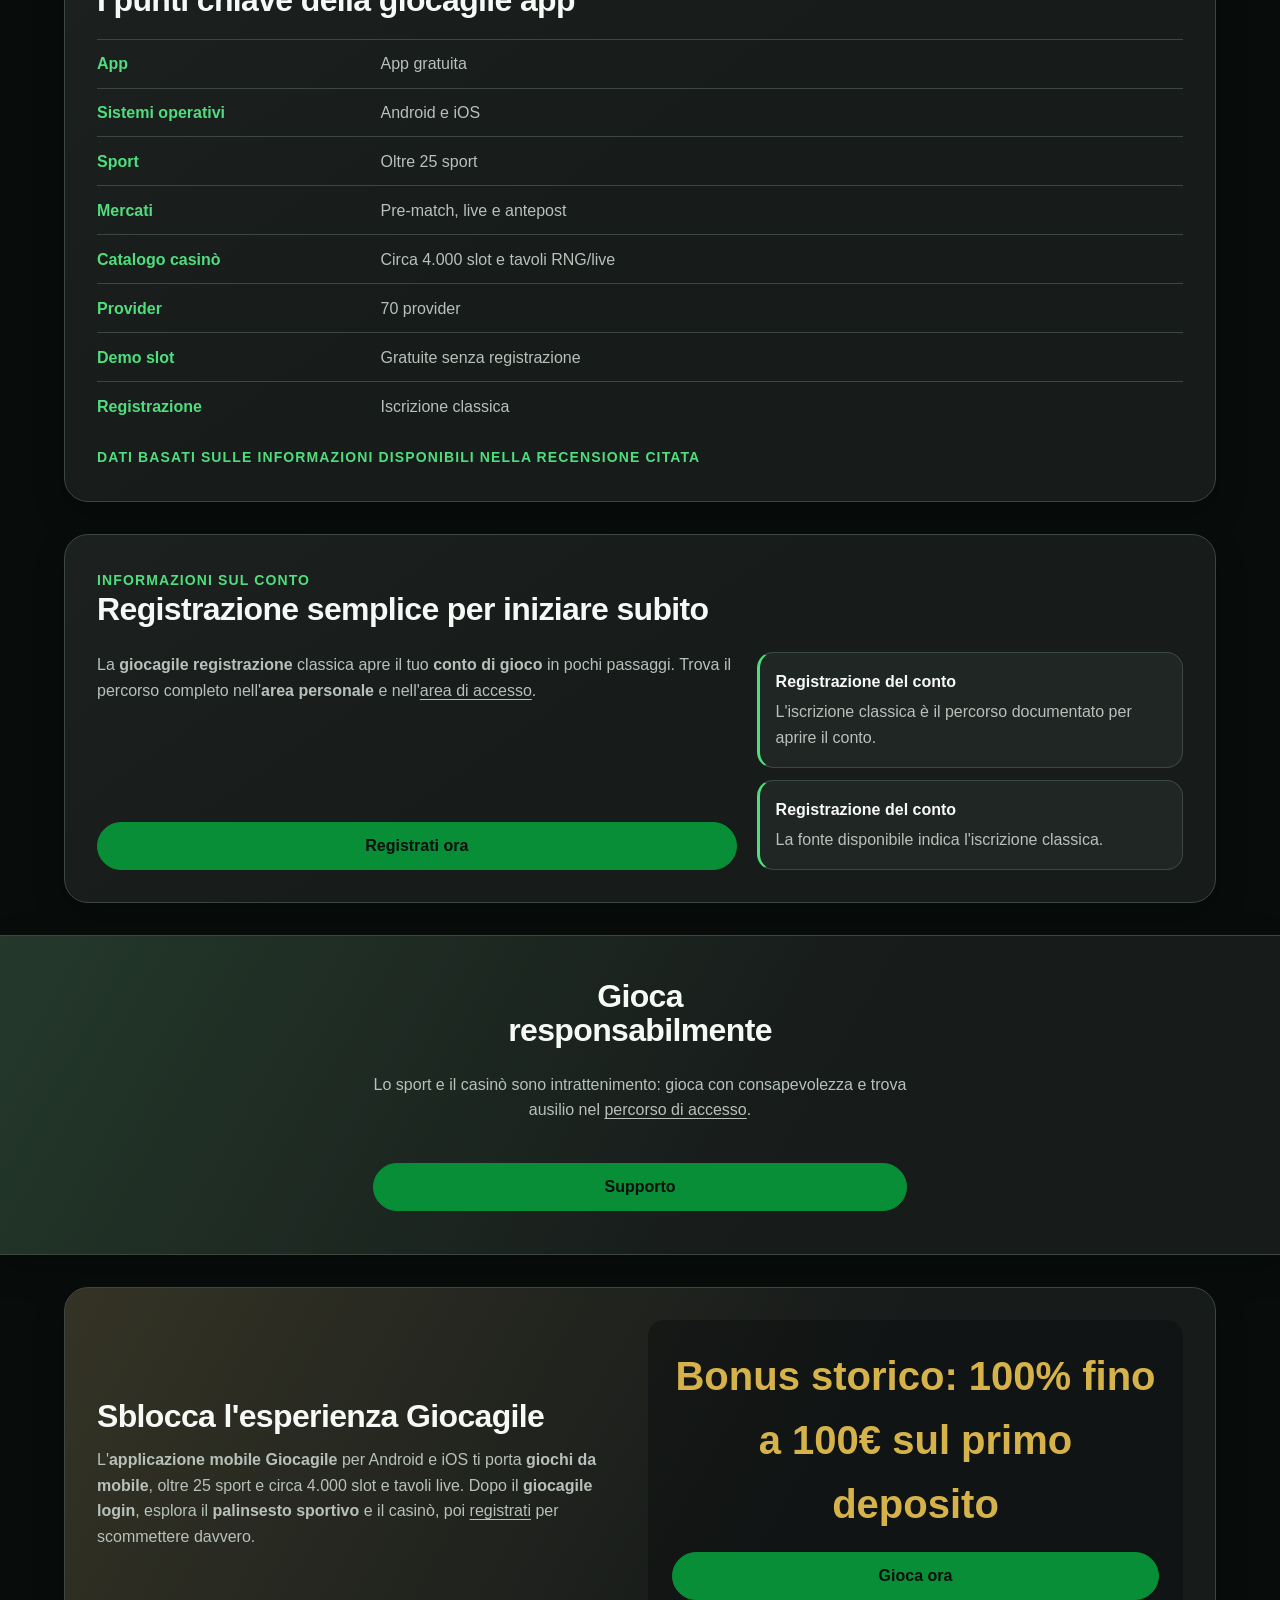
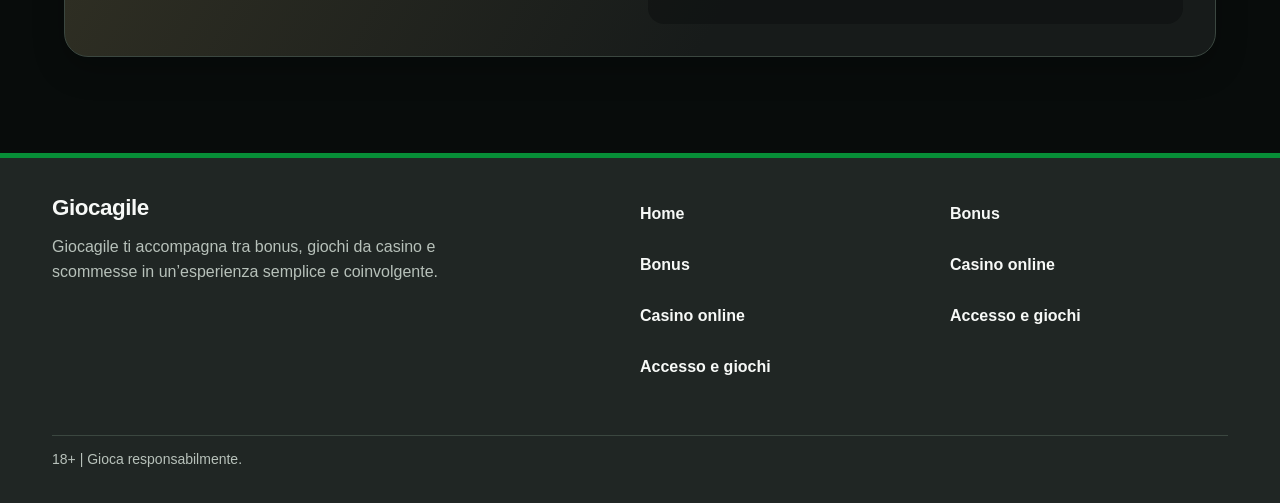
<file: accesso-e-giochi/index.html>
<!doctype html><!-- page route="/accesso-e-giochi/" -->

<html lang="it">
<head>
  <meta charset="utf-8">
  <meta name="viewport" content="width=device-width, initial-scale=1">
  <template>Giocagile</template>
  <link rel="stylesheet" href="/site.css">
<style>
    body { --mint:#4fdd7d; --coral:#ff6671; }
    @media (min-width:48.001rem) {
      .pc-offer-payment-hero { grid-template-columns:minmax(0,1.45fr) minmax(18rem,.55fr); }
      .pc-offer-payment-hero h1 { font-size:2rem; }
    }
    @media (max-width:48rem) {
      .pc-split-section-visual,
      .pc-live-table-rail__card .pc-game-tile-art { display:block; visibility:visible; overflow:hidden; }
      .pc-split-section-visual img { display:block; width:100%; aspect-ratio:1/1; object-fit:contain; }
      .pc-live-table-rail__card .pc-game-tile-art { flex:0 0 auto; aspect-ratio:3/2; }
      .pc-live-table-rail__card .pc-game-tile-art img { display:block; width:100%; height:100%; object-fit:cover; }
    }
  </style>
<title>Giocagile app: accesso e giochi</title><meta name="description" content="Scopri giocagile app per giochi e sport: guida a giocagile scommesse, accesso, registrazione e funzioni mobili in un unico percorso."><link rel="canonical" href="https://giocagilee.it.com/accesso-e-giochi/"><link rel="icon" type="image/svg+xml" href="/favicon.svg"><meta property="og:title" content="Giocagile app: accesso e giochi"><meta property="og:description" content="Scopri giocagile app per giochi e sport: guida a giocagile scommesse, accesso, registrazione e funzioni mobili in un unico percorso."><meta property="og:url" content="https://giocagilee.it.com/accesso-e-giochi/"><meta property="og:image" content="https://giocagilee.it.com/og.svg"><meta property="og:type" content="website"><meta property="og:locale" content="it_IT"><meta property="og:site_name" content="Giocagile gaming operator"><meta name="twitter:card" content="summary_large_image"><script type="application/ld+json">{"@context":"https://schema.org","@graph":[{"@type":"WebPage","name":"Giocagile app: accesso e giochi","url":"https://giocagilee.it.com/accesso-e-giochi/","description":"Scopri giocagile app per giochi e sport: guida a giocagile scommesse, accesso, registrazione e funzioni mobili in un unico percorso.","inLanguage":"it"},{"@type":"BreadcrumbList","itemListElement":[{"@type":"ListItem","position":1,"name":"Giocagile gaming operator","item":"https://giocagilee.it.com/"},{"@type":"ListItem","position":2,"name":"Giocagile app: accesso e giochi","item":"https://giocagilee.it.com/accesso-e-giochi/"}]}]}</script></head>
<body>
  <header class="ct-head">
  <div class="ct-top"><span>18+ | Gioca responsabilmente.</span><a href="/bonus/">Bonus</a></div>
  <div class="ct-main">
    <a class="ct-brand" href="/">Giocagile</a>
    <nav class="ct-nav" aria-label="Giocagile"><a href="/">Home</a><a href="/bonus/">Bonus</a><a href="/casino-online/">Casino online</a><a href="/accesso-e-giochi/">Accesso e giochi</a></nav>
    <div class="ct-actions"><a href="/referral-link" rel="sponsored nofollow noopener" target="_blank">Gioca ora</a><a href="/referral-link" rel="sponsored nofollow noopener" target="_blank">Accedi</a></div>
  </div>
</header>
  <div class="cm-bar">
    <a class="cm-brand" href="/">Giocagile</a>
    <button class="cm-toggle" type="button" popovertarget="cm-drawer" aria-controls="cm-drawer">Menu</button>
  </div>
  <nav class="cm-drawer" id="cm-drawer" popover="auto" aria-label="Menu">
    <div class="cm-drawer-actions"><a href="/referral-link" rel="sponsored nofollow noopener" target="_blank">Gioca ora</a><a href="/referral-link" rel="sponsored nofollow noopener" target="_blank">Accedi</a></div>
    <div class="cm-drawer-nav"><a href="/">Home</a><a href="/bonus/">Bonus</a><a href="/casino-online/">Casino online</a><a href="/accesso-e-giochi/">Accesso e giochi</a></div>
    <div class="cm-drawer-support"><a href="/bonus/">Bonus</a><a href="/casino-online/">Casino online</a><a href="/accesso-e-giochi/">Accesso e giochi</a></div>
  </nav>
  <main>
    <!-- block:start instance="block-ada9578a" block="home.offer-payment-hero" -->
<section class="pc pc-offer-payment-hero pc-band"><div><small>Esperienza mobile</small><h1>Giocagile app: sport e casinò sempre a portata di mano</h1><p>Scarica l&#39;applicazione mobile Giocagile per giochi da mobile, ricerca slot rapida e assistenza integrata.</p><a class="pc-action" href="/referral-link" rel="sponsored nofollow noopener" target="_blank">Scarica l&#39;app</a></div><ul class="pc-offer-payment-marks" aria-label="Metodi di pagamento"><li><img src="assets/block-ada9578a-payment-mark-0.webp" alt="Visa" width="640" height="640" loading="eager" decoding="async" fetchpriority="high"></li><li><img src="assets/block-ada9578a-payment-mark-1.webp" alt="Mastercard" width="640" height="497" loading="eager" decoding="async"></li><li><img src="assets/block-ada9578a-payment-mark-2.webp" alt="Skrill" width="640" height="143" loading="eager" decoding="async"></li><li><img src="assets/block-ada9578a-payment-mark-3.webp" alt="Neteller" width="640" height="100" loading="eager" decoding="async"></li><li><img src="assets/block-ada9578a-payment-mark-4.webp" alt="MiFinity" width="640" height="422" loading="eager" decoding="async"></li><li><img src="assets/block-ada9578a-payment-mark-5.webp" alt="Jeton" width="640" height="259" loading="eager" decoding="async"></li></ul></section>

<!-- block:end instance="block-ada9578a" -->
<!-- block:start instance="block-573c8eed" block="navigation.quick-topic-rail" -->
<nav class="pc pc-quick-topic-rail pc-flush" aria-label="Esplora Giocagile">
  <strong class="pc-quick-topic-rail__label">Esplora Giocagile</strong>
  <div class="pc-quick-topic-rail__list">
    
      <div><a href="/accesso-e-giochi/" aria-current="location"><span aria-hidden="true">•</span><span>App e accesso</span></a></div>
    
      <div><a href="/bonus/"><span aria-hidden="true">•</span><span>Bonus</span></a></div>
    
      <div><a href="/casino-online/"><span aria-hidden="true">•</span><span>Casinò online</span></a></div>
    
      <div><a href="/"><span aria-hidden="true">•</span><span>Registrazione</span></a></div>
    
  </div>
</nav>

<!-- block:end instance="block-573c8eed" -->
<!-- block:start instance="block-acd9d2e6" block="guidance.access-guide" -->
<section class="pc pc-guide-panel pc-access-guide"><header><div><small>Accesso al conto</small><h2>Giocagile login e registrazione veloci</h2></div></header><div class="pc-guide-panel__grid"><div class="pc-guide-panel__body"><p>Completa la <strong>giocagile registrazione</strong> con l&#39;iscrizione classica per aprire il tuo <strong>conto di gioco</strong>. Dopo il <strong>giocagile login</strong>, accedi all&#39;<strong>area personale</strong> per sport, casinò, poker e bingo. Per il recupero credenziali usa l&#39;<strong>assistenza mobile</strong> documentata o consulta la <a href="/">home</a>.</p><a class="pc-action" href="/">Unisciti ora</a></div><ul class="pc-guide-panel__notes"><li><strong>Registrazione</strong><span>L&#39;iscrizione classica è il percorso documentato per aprire il conto.</span></li><li><strong>Accesso</strong><span>L&#39;accesso al conto riporta alle sezioni disponibili.</span></li><li><strong>Recupero credenziali</strong><span>Per assistenza usa i canali mobili documentati.</span></li></ul></div></section>

<!-- block:end instance="block-acd9d2e6" -->
<!-- block:start instance="block-051072af" block="compliance.verification-steps" -->
<section class="pc pc-verification-steps pc-band"><header><div><small>Conto pronto</small><h2>Completa il profilo e inizia a giocare</h2></div></header><div class="pc-verification-steps__grid"><ol class="pc-verification-steps__steps"><li><b>1</b><span><strong><svg class="pc-glyph" viewBox="0 0 24 24" aria-hidden="true" focusable="false"><path fill="none" stroke="currentColor" stroke-linecap="round" stroke-linejoin="round" stroke-width="2" d="M8 7a4 4 0 1 0 8 0a4 4 0 0 0-8 0M6 21v-2a4 4 0 0 1 4-4h4a4 4 0 0 1 4 4v2"></path></svg>Crea il conto</strong><span>Avvia la giocagile registrazione classica per il tuo conto di gioco.</span></span></li><li><b>2</b><span><strong><svg class="pc-glyph" viewBox="0 0 24 24" aria-hidden="true" focusable="false"><g fill="none" stroke="currentColor" stroke-linecap="round" stroke-linejoin="round" stroke-width="2"><path d="M14 3v4a1 1 0 0 0 1 1h4"></path><path d="M17 21H7a2 2 0 0 1-2-2V5a2 2 0 0 1 2-2h7l5 5v11a2 2 0 0 1-2 2M9 9h1m-1 4h6m-6 4h6"></path></g></svg>Inserisci i dati</strong><span>Completa i dati richiesti per attivare l&#39;area personale.</span></span></li><li><b>3</b><span><strong><svg class="pc-glyph" viewBox="0 0 24 24" aria-hidden="true" focusable="false"><g fill="none" stroke="currentColor" stroke-linecap="round" stroke-linejoin="round" stroke-width="2"><path d="M15 8V6a2 2 0 0 0-2-2H6a2 2 0 0 0-2 2v12a2 2 0 0 0 2 2h7a2 2 0 0 0 2-2v-2"></path><path d="M21 12H8l3-3m0 6l-3-3"></path></g></svg>Accedi alle sezioni</strong><span>Entra in sport, casinò, poker e bingo dalla piattaforma di gioco.</span></span></li></ol><figure class="pc-verification-steps__visual"><img src="assets/block-051072af-visual-0.webp" alt="Editorial visual supporting the verification flow" width="1024" height="1024" loading="eager"></figure></div><div class="pc-verification-steps__rationale"><p>Un profilo verificato rende più lineare l&#39;<strong>accesso al conto</strong> e tutta l&#39;<strong>esperienza su smartphone</strong> sulla <strong>piattaforma di gioco</strong>. <a href="/bonus/">Scopri i bonus</a> per massimizzare il tuo inizio.</p></div></section>

<!-- block:end instance="block-051072af" -->
<!-- block:start instance="block-a3a95830" block="guidance.platform-cards" -->
<section class="pc pc-platform-cards"><header><div><small>Gioca dove preferisci</small><h2>Esperienza su smartphone completa</h2></div></header><ul class="pc-card-grid"><li><strong><svg class="pc-glyph" viewBox="0 0 24 24" aria-hidden="true" focusable="false"><path fill="none" stroke="currentColor" stroke-linecap="round" stroke-linejoin="round" stroke-width="2" d="M6 5a2 2 0 0 1 2-2h8a2 2 0 0 1 2 2v14a2 2 0 0 1-2 2H8a2 2 0 0 1-2-2zm5-1h2m-1 13v.01"></path></svg>Android</strong><span>L&#39;app gratuita Giocagile è documentata per Android con giochi da mobile ottimizzati.</span></li><li><strong><svg class="pc-glyph" viewBox="0 0 24 24" aria-hidden="true" focusable="false"><path fill="none" stroke="currentColor" stroke-linecap="round" stroke-linejoin="round" stroke-width="2" d="M6 5a2 2 0 0 1 2-2h8a2 2 0 0 1 2 2v14a2 2 0 0 1-2 2H8a2 2 0 0 1-2-2zm5-1h2m-1 13v.01"></path></svg>iOS</strong><span>L&#39;app gratuita Giocagile è documentata per iOS con giochi da mobile ottimizzati.</span></li><li><strong><svg class="pc-glyph" viewBox="0 0 24 24" aria-hidden="true" focusable="false"><path fill="none" stroke="currentColor" stroke-linecap="round" stroke-linejoin="round" stroke-width="2" d="M4 5a1 1 0 0 1 1-1h4a1 1 0 0 1 1 1v4a1 1 0 0 1-1 1H5a1 1 0 0 1-1-1zm10 0a1 1 0 0 1 1-1h4a1 1 0 0 1 1 1v4a1 1 0 0 1-1 1h-4a1 1 0 0 1-1-1zM4 15a1 1 0 0 1 1-1h4a1 1 0 0 1 1 1v4a1 1 0 0 1-1 1H5a1 1 0 0 1-1-1zm10 2h6m-3-3v6"></path></svg>Navigazione tra sezioni</strong><span>Passa istantaneamente tra sport, casinò, poker e bingo.</span></li></ul><p class="pc-platform-cards__summary">L&#39;**applicazione mobile Giocagile** offre accesso immediato a tutte le aree di intrattenimento.</p></section>

<!-- block:end instance="block-a3a95830" -->
<!-- block:start instance="block-be96baff" block="narrative.split-section" -->
<section class="pc pc-split-section pc-flush"><header><div><small>Sport e casinò</small><h2>Palinsesto sportivo e casinò uniti in un&#39;unica app</h2></div><div><p>L&#39;ecosistema Giocagile collega aree complementari con scelta e semplicità: scopri anche i <a href="/bonus/">bonus disponibili</a>.</p></div></header><div class="pc-text-columns"><article><h3>Giocagile scommesse</h3><div><p>Il <strong>palinsesto sportivo</strong> di <strong>giocagile scommesse</strong> propone oltre 25 sport, con mercati pre-match, live e antepost per singole e multiple.</p></div><figure class="pc-split-section-visual"><img src="assets/block-be96baff-visual-0.webp" alt="Editorial visual supporting each narrative column" width="1024" height="1024" loading="eager" decoding="async"></figure></article><article><h3>Casinò da esplorare</h3><div><p>Circa 4.000 slot e tavoli RNG e live di 70 provider: NetEnt, Playtech, Pragmatic Play ed Evolution Gaming. Esplora il <a href="/casino-online/">casinò online</a>.</p></div><figure class="pc-split-section-visual"><img src="assets/block-be96baff-visual-1.webp" alt="Editorial visual supporting each narrative column" width="1024" height="1024" loading="eager" decoding="async"></figure></article></div></section>

<!-- block:end instance="block-be96baff" -->
<!-- block:start instance="block-ece7e36e" block="home.live-table-rail" -->
<section class="pc pc-live-table-rail"><header><strong>Tavoli live da esplorare</strong><a href="/referral-link" rel="sponsored nofollow noopener" target="_blank">Dettagli</a></header><ul class="pc-live-table-rail__list"><li><article class="pc-live-table-rail__card"><figure class="pc-game-tile-art"><img src="assets/block-ece7e36e-table-art-0.webp" alt="Table artwork for each live dealer card, matching the tables list order" width="1024" height="1024" loading="eager"></figure><div class="pc-live-table-rail__body"><strong>Admiral Roulette 2</strong><small>Roulette</small><dl class="pc-live-table-rail__facts"><div><dt>Puntata</dt><dd>Valore dinamico del tavolo</dd></div><div><dt>Posti</dt><dd>Disponibilità dinamica</dd></div><div><dt>Esempi di esito</dt><dd>Esito illustrativo A · Esito illustrativo B</dd></div></dl><a class="pc-action" href="/referral-link" rel="sponsored nofollow noopener" target="_blank" aria-label="Gioca al tavolo: Admiral Roulette 2">Gioca al tavolo</a></div></article></li><li><article class="pc-live-table-rail__card"><figure class="pc-game-tile-art"><img src="assets/block-ece7e36e-table-art-1.webp" alt="Table artwork for each live dealer card, matching the tables list order" width="1024" height="1024" loading="eager"></figure><div class="pc-live-table-rail__body"><strong>Blackjacklobby</strong><small>Blackjack</small><dl class="pc-live-table-rail__facts"><div><dt>Puntata</dt><dd>Valore dinamico del tavolo</dd></div><div><dt>Posti</dt><dd>Disponibilità dinamica</dd></div><div><dt>Esempi di esito</dt><dd>Esito illustrativo C · Esito illustrativo D</dd></div></dl><a class="pc-action" href="/referral-link" rel="sponsored nofollow noopener" target="_blank" aria-label="Gioca al tavolo: Blackjacklobby">Gioca al tavolo</a></div></article></li><li><article class="pc-live-table-rail__card"><figure class="pc-game-tile-art"><img src="assets/block-ece7e36e-table-art-2.webp" alt="Table artwork for each live dealer card, matching the tables list order" width="1024" height="1024" loading="eager"></figure><div class="pc-live-table-rail__body"><strong>Mega Fire Blaze Roulette Live</strong><small>Roulette</small><dl class="pc-live-table-rail__facts"><div><dt>Puntata</dt><dd>Valore dinamico del tavolo</dd></div><div><dt>Posti</dt><dd>Disponibilità dinamica</dd></div><div><dt>Esempi di esito</dt><dd>Esito illustrativo E · Esito illustrativo F</dd></div></dl><a class="pc-action" href="/referral-link" rel="sponsored nofollow noopener" target="_blank" aria-label="Gioca al tavolo: Mega Fire Blaze Roulette Live">Gioca al tavolo</a></div></article></li><li><article class="pc-live-table-rail__card"><figure class="pc-game-tile-art"><img src="assets/block-ece7e36e-table-art-3.webp" alt="Table artwork for each live dealer card, matching the tables list order" width="1024" height="1024" loading="eager"></figure><div class="pc-live-table-rail__body"><strong>Roulette Evo</strong><small>Roulette</small><dl class="pc-live-table-rail__facts"><div><dt>Puntata</dt><dd>Valore dinamico del tavolo</dd></div><div><dt>Posti</dt><dd>Disponibilità dinamica</dd></div><div><dt>Esempi di esito</dt><dd>Esito illustrativo G · Esito illustrativo H</dd></div></dl><a class="pc-action" href="/referral-link" rel="sponsored nofollow noopener" target="_blank" aria-label="Gioca al tavolo: Roulette Evo">Gioca al tavolo</a></div></article></li><li><article class="pc-live-table-rail__card"><figure class="pc-game-tile-art"><img src="assets/block-ece7e36e-table-art-4.webp" alt="Table artwork for each live dealer card, matching the tables list order" width="1024" height="1024" loading="eager"></figure><div class="pc-live-table-rail__body"><strong>Roulette Italiana</strong><small>Roulette</small><dl class="pc-live-table-rail__facts"><div><dt>Puntata</dt><dd>Valore dinamico del tavolo</dd></div><div><dt>Posti</dt><dd>Disponibilità dinamica</dd></div><div><dt>Esempi di esito</dt><dd>Esito illustrativo I · Esito illustrativo L</dd></div></dl><a class="pc-action" href="/referral-link" rel="sponsored nofollow noopener" target="_blank" aria-label="Gioca al tavolo: Roulette Italiana">Gioca al tavolo</a></div></article></li><li><article class="pc-live-table-rail__card"><figure class="pc-game-tile-art"><img src="assets/block-ece7e36e-table-art-5.webp" alt="Table artwork for each live dealer card, matching the tables list order" width="1024" height="1024" loading="eager"></figure><div class="pc-live-table-rail__body"><strong>Xtra Roulette</strong><small>Roulette</small><dl class="pc-live-table-rail__facts"><div><dt>Puntata</dt><dd>Valore dinamico del tavolo</dd></div><div><dt>Posti</dt><dd>Disponibilità dinamica</dd></div><div><dt>Esempi di esito</dt><dd>Esito illustrativo M · Esito illustrativo N</dd></div></dl><a class="pc-action" href="/referral-link" rel="sponsored nofollow noopener" target="_blank" aria-label="Gioca al tavolo: Xtra Roulette">Gioca al tavolo</a></div></article></li></ul></section>

<!-- block:end instance="block-ece7e36e" -->
<!-- block:start instance="block-7049ed8f" block="support.channel-band" -->
<section class="pc pc-channel-band pc-band"><header><div><small>Assistenza mobile</small><h2>Supporto sempre a portata di mano</h2></div></header><div class="pc-channel-band__grid"><div class="pc-channel-band__body"><p>L&#39;<strong>assistenza mobile</strong> è integrata nell&#39;<strong>applicazione mobile Giocagile</strong> per risolvere ogni dubbio. Per informazioni generali, torna al <a href="/accesso-e-giochi/">percorso di accesso</a>.</p><div class="pc-channel-band__actions"><a class="pc-action" href="/accesso-e-giochi/">Assistenza</a></div></div><ul class="pc-channel-band__stats"><li><b><svg class="pc-glyph" viewBox="0 0 24 24" aria-hidden="true" focusable="false"><path fill="none" stroke="currentColor" stroke-linecap="round" stroke-linejoin="round" stroke-width="2" d="M8 9h8m-8 4h6m4-9a3 3 0 0 1 3 3v8a3 3 0 0 1-3 3h-5l-5 3v-3H6a3 3 0 0 1-3-3V7a3 3 0 0 1 3-3z"></path></svg>Mobile</b><strong>Canale disponibile</strong><span>Le fonti documentano assistenza mobile, senza specificare altri canali o orari.</span></li><li><b><svg class="pc-glyph" viewBox="0 0 24 24" aria-hidden="true" focusable="false"><path fill="none" stroke="currentColor" stroke-linecap="round" stroke-linejoin="round" stroke-width="2" d="m21 14l-3-3h-7a1 1 0 0 1-1-1V4a1 1 0 0 1 1-1h9a1 1 0 0 1 1 1zm-7 1v2a1 1 0 0 1-1 1H6l-3 3V11a1 1 0 0 1 1-1h2"></path></svg>Mobile</b><strong>Canale disponibile</strong><span>Il supporto accompagna l&#39;esperienza su smartphone.</span></li></ul></div></section>

<!-- block:end instance="block-7049ed8f" -->
<!-- block:start instance="block-c7b9f171" block="payments.method-cards" -->
<section class="pc pc-payment-cards pc-flush"><article><b>Metodo non specificato nelle fonti disponibili 1</b><span>Dato sul deposito non specificato nelle fonti disponibili</span><small>Dato sul prelievo non specificato nelle fonti disponibili · Dato sulle commissioni non specificato nelle fonti disponibili</small></article><article><b>Metodo non specificato nelle fonti disponibili 2</b><span>Informazione sul deposito non disponibile nelle fonti</span><small>Informazione sul prelievo non disponibile nelle fonti · Informazione sulle commissioni non disponibile nelle fonti</small></article><article><b>Metodo non specificato nelle fonti disponibili 3</b><span>Dettaglio deposito assente nelle fonti disponibili</span><small>Dettaglio prelievo assente nelle fonti disponibili · Dettaglio commissioni assente nelle fonti disponibili</small></article><article><b>Metodo non specificato nelle fonti disponibili 4</b><span>Condizioni di deposito non riportate nelle fonti</span><small>Condizioni di prelievo non riportate nelle fonti · Condizioni sulle commissioni non riportate nelle fonti</small></article><aside>Informazioni sul deposito non specificate nelle fonti disponibili · Informazioni sul prelievo non specificate nelle fonti disponibili · Informazioni sulle commissioni non specificate nelle fonti disponibili</aside></section>

<!-- block:end instance="block-c7b9f171" -->
<!-- block:start instance="block-287951fb" block="data.fact-sheet" -->
<section class="pc pc-fact-sheet"><header><div><small>In sintesi</small><h2>I punti chiave della giocagile app</h2></div></header><dl class="pc-fact-sheet__rows"><div><dt>App</dt><dd>App gratuita</dd></div><div><dt>Sistemi operativi</dt><dd>Android e iOS</dd></div><div><dt>Sport</dt><dd>Oltre 25 sport</dd></div><div><dt>Mercati</dt><dd>Pre-match, live e antepost</dd></div><div><dt>Catalogo casinò</dt><dd>Circa 4.000 slot e tavoli RNG/live</dd></div><div><dt>Provider</dt><dd>70 provider</dd></div><div><dt>Demo slot</dt><dd>Gratuite senza registrazione</dd></div><div><dt>Registrazione</dt><dd>Iscrizione classica</dd></div></dl><footer><small>Dati basati sulle informazioni disponibili nella recensione citata</small></footer></section>

<!-- block:end instance="block-287951fb" -->
<!-- block:start instance="block-27b3cdf3" block="compliance.license-band" -->
<section class="pc pc-guide-panel pc-license-band"><header><div><small>Informazioni sul conto</small><h2>Registrazione semplice per iniziare subito</h2></div></header><div class="pc-guide-panel__grid"><div class="pc-guide-panel__body"><p>La <strong>giocagile registrazione</strong> classica apre il tuo <strong>conto di gioco</strong> in pochi passaggi. Trova il percorso completo nell&#39;<strong>area personale</strong> e nell&#39;<a href="/accesso-e-giochi/">area di accesso</a>.</p><a class="pc-action" href="/accesso-e-giochi/">Registrati ora</a></div><ul class="pc-guide-panel__notes"><li><strong>Registrazione del conto</strong><span>L&#39;iscrizione classica è il percorso documentato per aprire il conto.</span></li><li><strong>Registrazione del conto</strong><span>La fonte disponibile indica l&#39;iscrizione classica.</span></li></ul></div></section>

<!-- block:end instance="block-27b3cdf3" -->
<!-- block:start instance="block-bfa52ac6" block="saferplay.intro" -->
<header class="pc pc-safer-intro pc-band"><strong>Gioca responsabilmente</strong><div><p>Lo sport e il casinò sono intrattenimento: gioca con consapevolezza e trova ausilio nel <a href="/accesso-e-giochi/">percorso di accesso</a>.</p></div><a class="pc-action" href="/accesso-e-giochi/">Supporto</a></header>

<!-- block:end instance="block-bfa52ac6" -->
<!-- block:start instance="block-23e2c0ff" block="conversion.closing-cta" -->
<section class="pc pc-closing-cta"><div><h2>Sblocca l&#39;esperienza Giocagile</h2><div><p>L&#39;<strong>applicazione mobile Giocagile</strong> per Android e iOS ti porta <strong>giochi da mobile</strong>, oltre 25 sport e circa 4.000 slot e tavoli live. Dopo il <strong>giocagile login</strong>, esplora il <strong>palinsesto sportivo</strong> e il casinò, poi <a href="/">registrati</a> per scommettere davvero.</p></div></div><aside><strong>Bonus storico: 100% fino a 100€ sul primo deposito</strong><a class="pc-action" href="/referral-link" rel="sponsored nofollow noopener" target="_blank">Gioca ora</a></aside></section>

<!-- block:end instance="block-23e2c0ff" -->
  </main>
  <footer class="fb-foot">
  <div class="fb-inner">
    <section><strong>Giocagile</strong><p>Giocagile ti accompagna tra bonus, giochi da casino e scommesse in un’esperienza semplice e coinvolgente.</p></section>
    <nav aria-label="Giocagile"><a href="/">Home</a><a href="/bonus/">Bonus</a><a href="/casino-online/">Casino online</a><a href="/accesso-e-giochi/">Accesso e giochi</a></nav>
    <nav aria-label="Giocagile"><a href="/bonus/">Bonus</a><a href="/casino-online/">Casino online</a><a href="/accesso-e-giochi/">Accesso e giochi</a></nav>
    <p class="fb-legal">18+ | Gioca responsabilmente.</p>
  </div>
</footer>
</body>
</html>
</file>
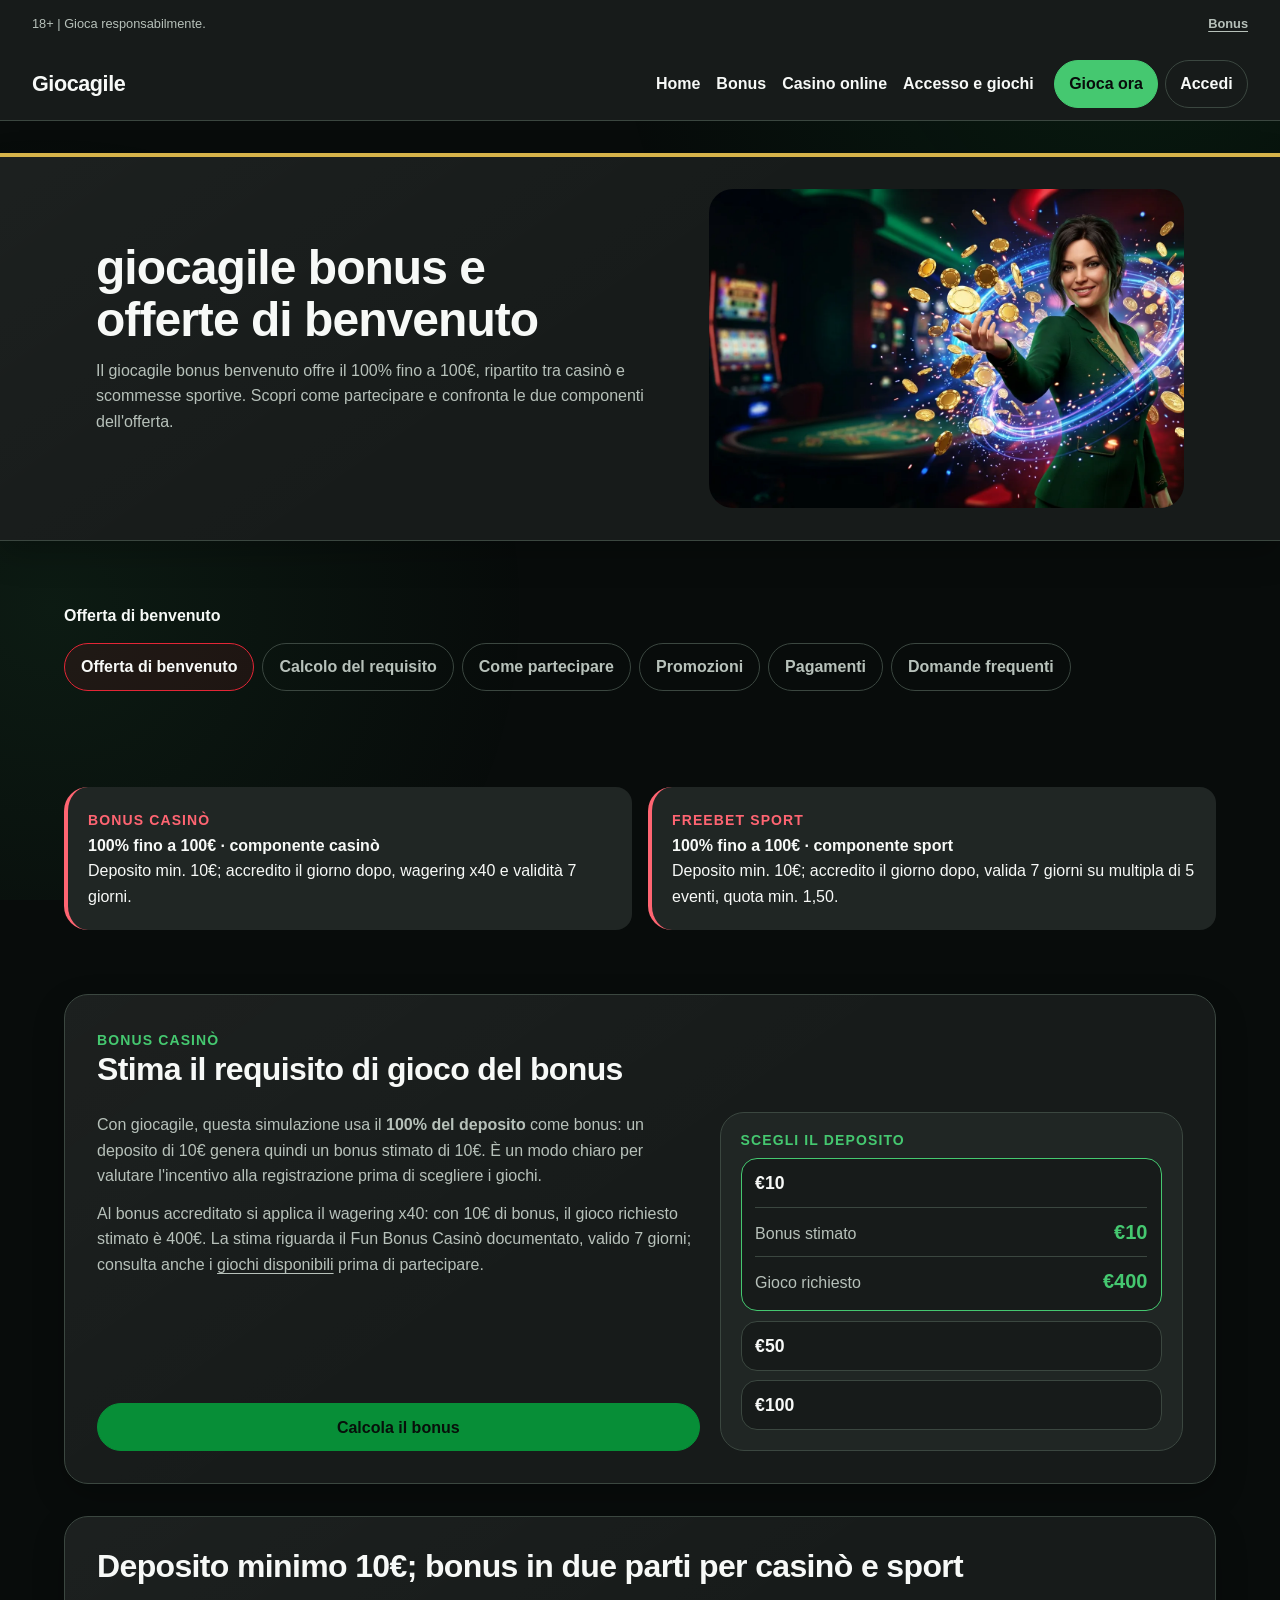
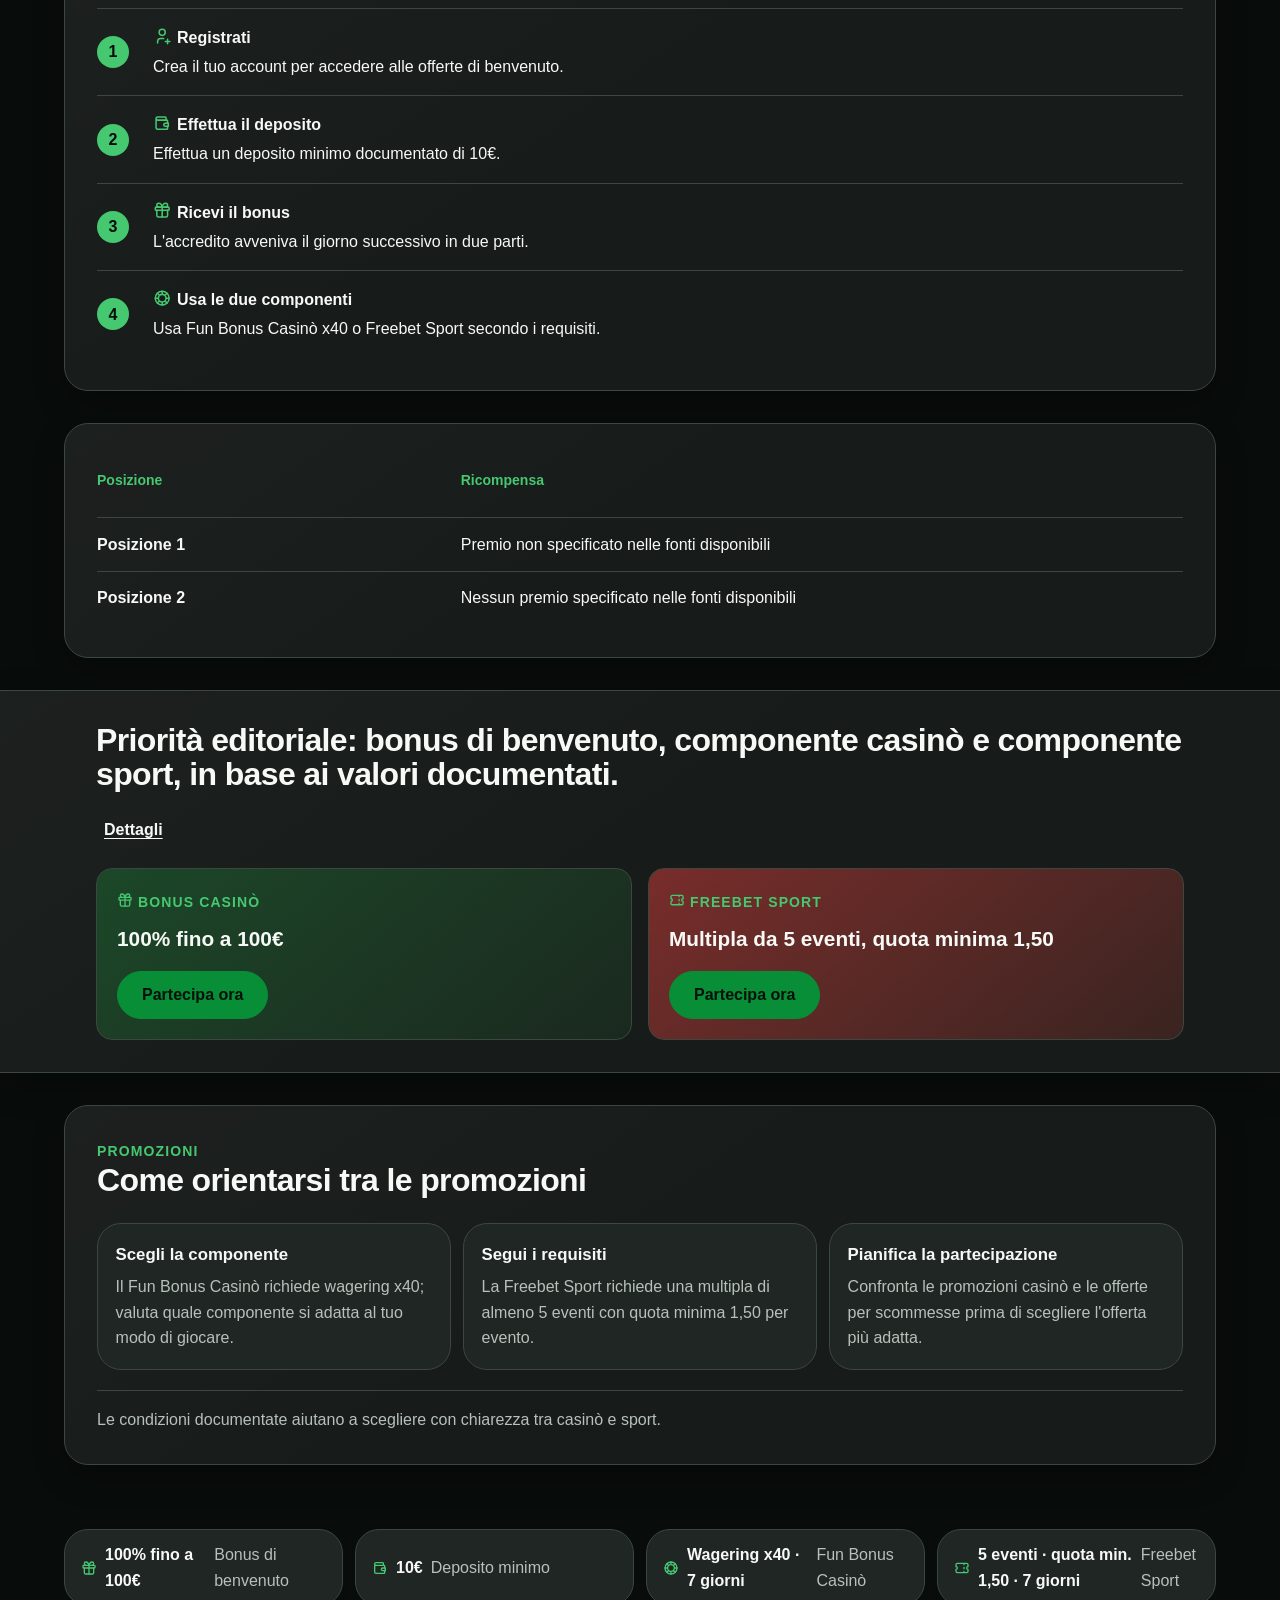
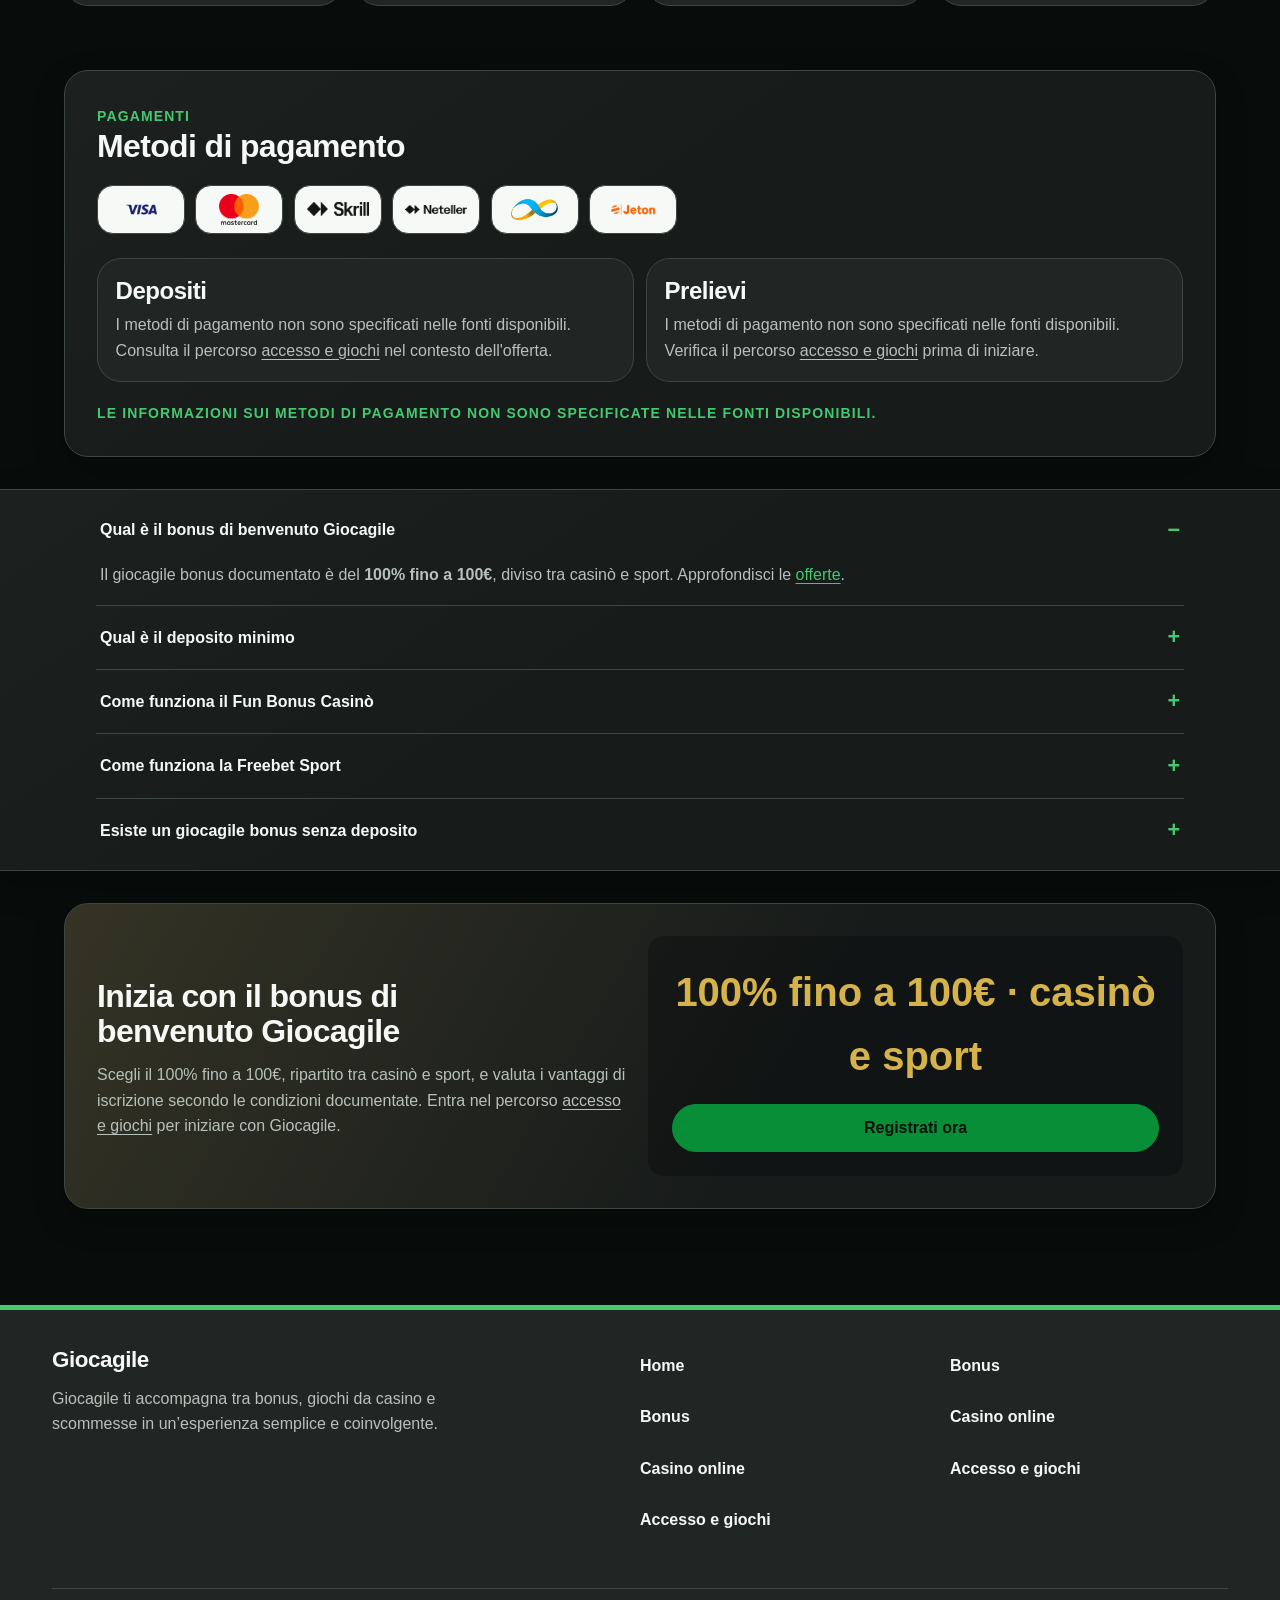
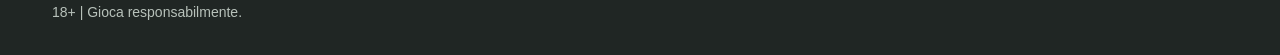
<file: bonus/index.html>
<!doctype html><!-- page route="/bonus/" -->

<html lang="it">
<head>
  <meta charset="utf-8">
  <meta name="viewport" content="width=device-width, initial-scale=1">
  <template>Giocagile</template>
  <link rel="stylesheet" href="/site.css">
<title>giocagile: bonus e offerte di benvenuto</title><meta name="description" content="Scopri giocagile bonus benvenuto, le offerte casinò e sport documentate e i passaggi essenziali per iniziare a giocare con il brand."><link rel="canonical" href="https://giocagilee.it.com/bonus/"><link rel="icon" type="image/svg+xml" href="/favicon.svg"><meta property="og:title" content="giocagile: bonus e offerte di benvenuto"><meta property="og:description" content="Scopri giocagile bonus benvenuto, le offerte casinò e sport documentate e i passaggi essenziali per iniziare a giocare con il brand."><meta property="og:url" content="https://giocagilee.it.com/bonus/"><meta property="og:image" content="https://giocagilee.it.com/og.svg"><meta property="og:type" content="website"><meta property="og:locale" content="it_IT"><meta property="og:site_name" content="Giocagile gaming operator"><meta name="twitter:card" content="summary_large_image"><script type="application/ld+json">{"@context":"https://schema.org","@graph":[{"@type":"WebPage","name":"giocagile: bonus e offerte di benvenuto","url":"https://giocagilee.it.com/bonus/","description":"Scopri giocagile bonus benvenuto, le offerte casinò e sport documentate e i passaggi essenziali per iniziare a giocare con il brand.","inLanguage":"it"},{"@type":"BreadcrumbList","itemListElement":[{"@type":"ListItem","position":1,"name":"Giocagile gaming operator","item":"https://giocagilee.it.com/"},{"@type":"ListItem","position":2,"name":"giocagile: bonus e offerte di benvenuto","item":"https://giocagilee.it.com/bonus/"}]}]}</script><style>
/* Page-local audit repairs: retain the shared Giocagile treatment while improving contrast and small-screen fit. */
body { --mint:#45c870; --accent:#45c870; }
.pc-review-bonuses { --accent:#ff6572; }
.bonus-mobile-cta { display:none; }
.pc > header > a:not(.pc-action) { display:inline-flex; min-height:44px; align-items:center; padding-inline:.5rem; }
@media (max-width:48rem) {
  .cm-bar { grid-template-columns:minmax(0,1fr) auto auto; gap:.5rem; }
  .bonus-mobile-cta { display:inline-flex; min-height:44px; align-items:center; justify-content:center; padding:.5rem .85rem; border:1px solid #45c870; border-radius:24px; background:#45c870; color:#07100a; font-weight:800; line-height:1.15; text-decoration:none; }
  .bonus-mobile-cta:hover { color:#07100a; }
  .pc-prize-table { overflow-x:visible; }
  .pc-prize-table > header, .pc-prize-table > div { min-width:0; grid-template-columns:minmax(5.5rem,.65fr) minmax(0,1.35fr); gap:.75rem; }
  .pc-prize-table > header > *, .pc-prize-table > div > * { min-width:0; overflow-wrap:anywhere; word-break:normal; }
  .pc-method-groups__marks { display:grid; grid-template-columns:repeat(3,minmax(0,1fr)); }
  .pc-method-groups__marks li { width:auto; min-width:0; min-height:4rem; padding:.5rem; }
  .pc-method-groups__marks img { width:100%; height:2.75rem; aspect-ratio:auto; object-fit:contain; }
}
@media (max-width:23rem) {
  .cm-bar { padding-inline:.5rem; }
  .cm-brand { font-size:1.05rem; }
  .bonus-mobile-cta { padding-inline:.65rem; }
}
</style></head>
<body>
  <header class="ct-head">
  <div class="ct-top"><span>18+ | Gioca responsabilmente.</span><a href="/bonus/">Bonus</a></div>
  <div class="ct-main">
    <a class="ct-brand" href="/">Giocagile</a>
    <nav class="ct-nav" aria-label="Giocagile"><a href="/">Home</a><a href="/bonus/">Bonus</a><a href="/casino-online/">Casino online</a><a href="/accesso-e-giochi/">Accesso e giochi</a></nav>
    <div class="ct-actions"><a href="/referral-link" rel="sponsored nofollow noopener" target="_blank">Gioca ora</a><a href="/referral-link" rel="sponsored nofollow noopener" target="_blank">Accedi</a></div>
  </div>
</header>
  <div class="cm-bar">
    <a class="cm-brand" href="/">Giocagile</a>
    <a class="bonus-mobile-cta" href="/referral-link" rel="sponsored nofollow noopener" target="_blank">Gioca ora</a>
    <button class="cm-toggle" type="button" popovertarget="cm-drawer" aria-controls="cm-drawer">Menu</button>
  </div>
  <nav class="cm-drawer" id="cm-drawer" popover="auto" aria-label="Menu">
    <div class="cm-drawer-actions"><a href="/referral-link" rel="sponsored nofollow noopener" target="_blank">Gioca ora</a><a href="/referral-link" rel="sponsored nofollow noopener" target="_blank">Accedi</a></div>
    <div class="cm-drawer-nav"><a href="/">Home</a><a href="/bonus/">Bonus</a><a href="/casino-online/">Casino online</a><a href="/accesso-e-giochi/">Accesso e giochi</a></div>
    <div class="cm-drawer-support"><a href="/bonus/">Bonus</a><a href="/casino-online/">Casino online</a><a href="/accesso-e-giochi/">Accesso e giochi</a></div>
  </nav>
  <main>
    <!-- block:start instance="block-2eb0d16f" block="bonus.listing-hero" -->
<header class="pc pc-bonus-listing pc-band"><div><h1>giocagile bonus e offerte di benvenuto</h1><p>Il giocagile bonus benvenuto offre il 100% fino a 100€, ripartito tra casinò e scommesse sportive. Scopri come partecipare e confronta le due componenti dell&#39;offerta.</p></div><figure class="pc-bonus-listing-art"><img src="assets/block-2eb0d16f-hero-image-0.webp" alt="Promotional visual for the bonus listing page" width="1264" height="848" loading="eager" decoding="async" fetchpriority="high"></figure></header>

<!-- block:end instance="block-2eb0d16f" -->
<!-- block:start instance="block-d0ae2adf" block="article.sticky-toc" -->
<nav class="pc pc-toc pc-flush" aria-label="Menu 3"><strong>Offerta di benvenuto</strong><a href="/bonus/" aria-current="location">Offerta di benvenuto</a><a href="/accesso-e-giochi/">Calcolo del requisito</a><a href="/bonus/">Come partecipare</a><a href="/casino-online/">Promozioni</a><a href="/accesso-e-giochi/">Pagamenti</a><a href="/bonus/">Domande frequenti</a></nav>

<!-- block:end instance="block-d0ae2adf" -->
<!-- block:start instance="block-ded7ab46" block="review.bonus-cards" -->
<section class="pc pc-review-bonuses pc-flush"><article><small>Bonus casinò</small><b>100% fino a 100€ · componente casinò</b><span>Deposito min. 10€; accredito il giorno dopo, wagering x40 e validità 7 giorni.</span></article><article><small>Freebet sport</small><b>100% fino a 100€ · componente sport</b><span>Deposito min. 10€; accredito il giorno dopo, valida 7 giorni su multipla di 5 eventi, quota min. 1,50.</span></article></section>

<!-- block:end instance="block-ded7ab46" -->
<!-- block:start instance="block-5cd67545" block="bonus.wagering-estimate" -->
<section class="pc pc-wagering-estimate"><header><div><small>Bonus casinò</small><h2>Stima il requisito di gioco del bonus</h2></div></header><div class="pc-wagering-estimate__grid"><div class="pc-wagering-estimate__body"><p>Con giocagile, questa simulazione usa il <strong>100% del deposito</strong> come bonus: un deposito di 10€ genera quindi un bonus stimato di 10€. È un modo chiaro per valutare l&#39;incentivo alla registrazione prima di scegliere i giochi.</p>
<p>Al bonus accreditato si applica il wagering x40: con 10€ di bonus, il gioco richiesto stimato è 400€. La stima riguarda il Fun Bonus Casinò documentato, valido 7 giorni; consulta anche i <a href="/casino-online/">giochi disponibili</a> prima di partecipare.</p><a class="pc-action" href="/accesso-e-giochi/">Calcola il bonus</a></div><div class="pc-wagering-estimate__panel"><strong class="pc-wagering-estimate__label">Scegli il deposito</strong><details class="pc-wagering-estimate__tier" name="pc-wagering-Stima il requisito di gioco del bonus" open><summary>€10</summary><dl><div><dt>Bonus stimato</dt><dd>€10</dd></div><div><dt>Gioco richiesto</dt><dd>€400</dd></div></dl></details><details class="pc-wagering-estimate__tier" name="pc-wagering-Stima il requisito di gioco del bonus"><summary>€50</summary><dl><div><dt>Bonus stimato</dt><dd>€50</dd></div><div><dt>Gioco richiesto</dt><dd>€2000</dd></div></dl></details><details class="pc-wagering-estimate__tier" name="pc-wagering-Stima il requisito di gioco del bonus"><summary>€100</summary><dl><div><dt>Bonus stimato</dt><dd>€100</dd></div><div><dt>Gioco richiesto</dt><dd>€4000</dd></div></dl></details></div></div></section>

<!-- block:end instance="block-5cd67545" -->
<!-- block:start instance="block-e5f73aa3" block="bonus.how-it-works" -->
<section class="pc pc-steps"><header><strong>Deposito minimo 10€; bonus in due parti per casinò e sport</strong></header><div><b>1</b><span><strong><svg class="pc-glyph" viewBox="0 0 24 24" aria-hidden="true" focusable="false"><path fill="none" stroke="currentColor" stroke-linecap="round" stroke-linejoin="round" stroke-width="2" d="M8 7a4 4 0 1 0 8 0a4 4 0 0 0-8 0m8 12h6m-3-3v6M6 21v-2a4 4 0 0 1 4-4h4"></path></svg>Registrati</strong> Crea il tuo account per accedere alle offerte di benvenuto.</span></div><div><b>2</b><span><strong><svg class="pc-glyph" viewBox="0 0 24 24" aria-hidden="true" focusable="false"><g fill="none" stroke="currentColor" stroke-linecap="round" stroke-linejoin="round" stroke-width="2"><path d="M17 8V5a1 1 0 0 0-1-1H6a2 2 0 0 0 0 4h12a1 1 0 0 1 1 1v3m0 4v3a1 1 0 0 1-1 1H6a2 2 0 0 1-2-2V6"></path><path d="M20 12v4h-4a2 2 0 0 1 0-4z"></path></g></svg>Effettua il deposito</strong> Effettua un deposito minimo documentato di 10€.</span></div><div><b>3</b><span><strong><svg class="pc-glyph" viewBox="0 0 24 24" aria-hidden="true" focusable="false"><g fill="none" stroke="currentColor" stroke-linecap="round" stroke-linejoin="round" stroke-width="2"><path d="M3 9a1 1 0 0 1 1-1h16a1 1 0 0 1 1 1v2a1 1 0 0 1-1 1H4a1 1 0 0 1-1-1zm9-1v13"></path><path d="M19 12v7a2 2 0 0 1-2 2H7a2 2 0 0 1-2-2v-7m2.5-4a2.5 2.5 0 0 1 0-5A4.8 8 0 0 1 12 8a4.8 8 0 0 1 4.5-5a2.5 2.5 0 0 1 0 5"></path></g></svg>Ricevi il bonus</strong> L&#39;accredito avveniva il giorno successivo in due parti.</span></div><div><b>4</b><span><strong><svg class="pc-glyph" viewBox="0 0 24 24" aria-hidden="true" focusable="false"><g fill="none" stroke="currentColor" stroke-linecap="round" stroke-linejoin="round" stroke-width="2"><path d="M3 12a9 9 0 1 0 18 0a9 9 0 1 0-18 0"></path><path d="M7 12a5 5 0 1 0 10 0a5 5 0 1 0-10 0m5-9v4m0 10v4m-9-9h4m10 0h4m-2.636-6.364l-2.828 2.828m-7.072 7.072l-2.828 2.828m0-12.728l2.828 2.828m7.072 7.072l2.828 2.828"></path></g></svg>Usa le due componenti</strong> Usa Fun Bonus Casinò x40 o Freebet Sport secondo i requisiti.</span></div></section>

<!-- block:end instance="block-e5f73aa3" -->
<!-- block:start instance="block-b4053763" block="bonus.prize-table" -->
<section class="pc pc-prize-table"><header><span>Posizione</span><span>Ricompensa</span></header><div><b>Posizione 1</b><span>Premio non specificato nelle fonti disponibili</span></div><div><b>Posizione 2</b><span>Nessun premio specificato nelle fonti disponibili</span></div></section>

<!-- block:end instance="block-b4053763" -->
<!-- block:start instance="block-6b7a87e2" block="home.promotion-rail" -->
<section class="pc pc-promotion-rail pc-band"><header><strong>Priorità editoriale: bonus di benvenuto, componente casinò e componente sport, in base ai valori documentati.</strong><a href="/bonus/">Dettagli</a></header><div class="pc-campaigns"><article><small><svg class="pc-glyph" viewBox="0 0 24 24" aria-hidden="true" focusable="false"><g fill="none" stroke="currentColor" stroke-linecap="round" stroke-linejoin="round" stroke-width="2"><path d="M3 9a1 1 0 0 1 1-1h16a1 1 0 0 1 1 1v2a1 1 0 0 1-1 1H4a1 1 0 0 1-1-1zm9-1v13"></path><path d="M19 12v7a2 2 0 0 1-2 2H7a2 2 0 0 1-2-2v-7m2.5-4a2.5 2.5 0 0 1 0-5A4.8 8 0 0 1 12 8a4.8 8 0 0 1 4.5-5a2.5 2.5 0 0 1 0 5"></path></g></svg>Bonus casinò</small><b>100% fino a 100€</b><a class="pc-action" href="/referral-link" rel="sponsored nofollow noopener" target="_blank">Partecipa ora</a></article><article><small><svg class="pc-glyph" viewBox="0 0 24 24" aria-hidden="true" focusable="false"><path fill="none" stroke="currentColor" stroke-linecap="round" stroke-linejoin="round" stroke-width="2" d="M15 5v2m0 4v2m0 4v2M5 5h14a2 2 0 0 1 2 2v3a2 2 0 0 0 0 4v3a2 2 0 0 1-2 2H5a2 2 0 0 1-2-2v-3a2 2 0 0 0 0-4V7a2 2 0 0 1 2-2"></path></svg>Freebet sport</small><b>Multipla da 5 eventi, quota minima 1,50</b><a class="pc-action" href="/referral-link" rel="sponsored nofollow noopener" target="_blank">Partecipa ora</a></article></div></section>

<!-- block:end instance="block-6b7a87e2" -->
<!-- block:start instance="block-78f05bf0" block="bonus.tournament-guide" -->
<section class="pc pc-tournament-guide"><header><div><small>Promozioni</small><h2>Come orientarsi tra le promozioni</h2></div></header><ul class="pc-card-grid"><li><strong>Scegli la componente</strong><span>Il Fun Bonus Casinò richiede wagering x40; valuta quale componente si adatta al tuo modo di giocare.</span></li><li><strong>Segui i requisiti</strong><span>La Freebet Sport richiede una multipla di almeno 5 eventi con quota minima 1,50 per evento.</span></li><li><strong>Pianifica la partecipazione</strong><span>Confronta le promozioni casinò e le offerte per scommesse prima di scegliere l&#39;offerta più adatta.</span></li></ul><p class="pc-tournament-guide__note">Le condizioni documentate aiutano a scegliere con chiarezza tra casinò e sport.</p></section>

<!-- block:end instance="block-78f05bf0" -->
<!-- block:start instance="block-2db3c58f" block="trust.fact-chips" -->
<aside class="pc pc-chip-row pc-flush"><div class="pc-pills"><span><svg class="pc-glyph" viewBox="0 0 24 24" aria-hidden="true" focusable="false"><g fill="none" stroke="currentColor" stroke-linecap="round" stroke-linejoin="round" stroke-width="2"><path d="M3 9a1 1 0 0 1 1-1h16a1 1 0 0 1 1 1v2a1 1 0 0 1-1 1H4a1 1 0 0 1-1-1zm9-1v13"></path><path d="M19 12v7a2 2 0 0 1-2 2H7a2 2 0 0 1-2-2v-7m2.5-4a2.5 2.5 0 0 1 0-5A4.8 8 0 0 1 12 8a4.8 8 0 0 1 4.5-5a2.5 2.5 0 0 1 0 5"></path></g></svg><b>100% fino a 100€</b> Bonus di benvenuto</span><span><svg class="pc-glyph" viewBox="0 0 24 24" aria-hidden="true" focusable="false"><g fill="none" stroke="currentColor" stroke-linecap="round" stroke-linejoin="round" stroke-width="2"><path d="M17 8V5a1 1 0 0 0-1-1H6a2 2 0 0 0 0 4h12a1 1 0 0 1 1 1v3m0 4v3a1 1 0 0 1-1 1H6a2 2 0 0 1-2-2V6"></path><path d="M20 12v4h-4a2 2 0 0 1 0-4z"></path></g></svg><b>10€</b> Deposito minimo</span><span><svg class="pc-glyph" viewBox="0 0 24 24" aria-hidden="true" focusable="false"><g fill="none" stroke="currentColor" stroke-linecap="round" stroke-linejoin="round" stroke-width="2"><path d="M3 12a9 9 0 1 0 18 0a9 9 0 1 0-18 0"></path><path d="M7 12a5 5 0 1 0 10 0a5 5 0 1 0-10 0m5-9v4m0 10v4m-9-9h4m10 0h4m-2.636-6.364l-2.828 2.828m-7.072 7.072l-2.828 2.828m0-12.728l2.828 2.828m7.072 7.072l2.828 2.828"></path></g></svg><b>Wagering x40 · 7 giorni</b> Fun Bonus Casinò</span><span><svg class="pc-glyph" viewBox="0 0 24 24" aria-hidden="true" focusable="false"><path fill="none" stroke="currentColor" stroke-linecap="round" stroke-linejoin="round" stroke-width="2" d="M15 5v2m0 4v2m0 4v2M5 5h14a2 2 0 0 1 2 2v3a2 2 0 0 0 0 4v3a2 2 0 0 1-2 2H5a2 2 0 0 1-2-2v-3a2 2 0 0 0 0-4V7a2 2 0 0 1 2-2"></path></svg><b>5 eventi · quota min. 1,50 · 7 giorni</b> Freebet Sport</span></div></aside>

<!-- block:end instance="block-2db3c58f" -->
<!-- block:start instance="block-e8c78b70" block="payments.method-groups" -->
<section class="pc pc-method-groups"><header><div><small>Pagamenti</small><h2>Metodi di pagamento</h2></div></header><ul class="pc-method-groups__marks"><li><img src="assets/block-e8c78b70-payment-mark-0.webp" alt="Visa" width="640" height="640" loading="eager"></li><li><img src="assets/block-e8c78b70-payment-mark-1.webp" alt="Mastercard" width="640" height="497" loading="eager"></li><li><img src="assets/block-e8c78b70-payment-mark-2.webp" alt="Skrill" width="640" height="143" loading="eager"></li><li><img src="assets/block-e8c78b70-payment-mark-3.webp" alt="Neteller" width="640" height="100" loading="eager"></li><li><img src="assets/block-e8c78b70-payment-mark-4.webp" alt="MiFinity" width="640" height="422" loading="eager"></li><li><img src="assets/block-e8c78b70-payment-mark-5.webp" alt="Jeton" width="640" height="259" loading="eager"></li></ul><div class="pc-card-grid pc-method-groups__groups"><article><h3>Depositi</h3><div><p>I metodi di pagamento non sono specificati nelle fonti disponibili. Consulta il percorso <a href="/accesso-e-giochi/">accesso e giochi</a> nel contesto dell&#39;offerta.</p></div></article><article><h3>Prelievi</h3><div><p>I metodi di pagamento non sono specificati nelle fonti disponibili. Verifica il percorso <a href="/accesso-e-giochi/">accesso e giochi</a> prima di iniziare.</p></div></article></div><footer><small>Le informazioni sui metodi di pagamento non sono specificate nelle fonti disponibili.</small></footer></section>

<!-- block:end instance="block-e8c78b70" -->
<!-- block:start instance="block-53306e94" block="interaction.faq-accordion" -->
<section class="pc pc-faq pc-band"><details name="pc-faq-Qual è il bonus di benvenuto Giocagile" open><summary>Qual è il bonus di benvenuto Giocagile</summary><div><p>Il giocagile bonus documentato è del <strong>100% fino a 100€</strong>, diviso tra casinò e sport. Approfondisci le <a href="/bonus/">offerte</a>.</p></div></details><details name="pc-faq-Qual è il bonus di benvenuto Giocagile"><summary>Qual è il deposito minimo</summary><div><p>Il deposito minimo documentato è <strong>10€</strong>; l&#39;accredito avveniva il giorno successivo in due parti.</p></div></details><details name="pc-faq-Qual è il bonus di benvenuto Giocagile"><summary>Come funziona il Fun Bonus Casinò</summary><div><p>Il Fun Bonus Casinò richiedeva wagering x40 ed era valido 7 giorni. Accedi al percorso <a href="/accesso-e-giochi/">accesso e giochi</a>.</p></div></details><details name="pc-faq-Qual è il bonus di benvenuto Giocagile"><summary>Come funziona la Freebet Sport</summary><div><p>La Freebet Sport era valida 7 giorni e richiedeva una multipla di almeno 5 eventi, con quota minima 1,50 per evento.</p></div></details><details name="pc-faq-Qual è il bonus di benvenuto Giocagile"><summary>Esiste un giocagile bonus senza deposito</summary><div><p>Un giocagile bonus senza deposito non è documentato nelle fonti disponibili. Puoi tornare alla <a href="/">pagina iniziale</a> per esplorare il brand.</p></div></details></section>

<!-- block:end instance="block-53306e94" -->
<!-- block:start instance="block-957b918d" block="conversion.closing-cta" -->
<section class="pc pc-closing-cta"><div><h2>Inizia con il bonus di benvenuto Giocagile</h2><div><p>Scegli il 100% fino a 100€, ripartito tra casinò e sport, e valuta i vantaggi di iscrizione secondo le condizioni documentate. Entra nel percorso <a href="/accesso-e-giochi/">accesso e giochi</a> per iniziare con Giocagile.</p></div></div><aside><strong>100% fino a 100€ · casinò e sport</strong><a class="pc-action" href="/referral-link" rel="sponsored nofollow noopener" target="_blank">Registrati ora</a></aside></section>

<!-- block:end instance="block-957b918d" -->
  </main>
  <footer class="fb-foot">
  <div class="fb-inner">
    <section><strong>Giocagile</strong><p>Giocagile ti accompagna tra bonus, giochi da casino e scommesse in un’esperienza semplice e coinvolgente.</p></section>
    <nav aria-label="Giocagile"><a href="/">Home</a><a href="/bonus/">Bonus</a><a href="/casino-online/">Casino online</a><a href="/accesso-e-giochi/">Accesso e giochi</a></nav>
    <nav aria-label="Giocagile"><a href="/bonus/">Bonus</a><a href="/casino-online/">Casino online</a><a href="/accesso-e-giochi/">Accesso e giochi</a></nav>
    <p class="fb-legal">18+ | Gioca responsabilmente.</p>
  </div>
</footer>
</body>
</html>
</file>
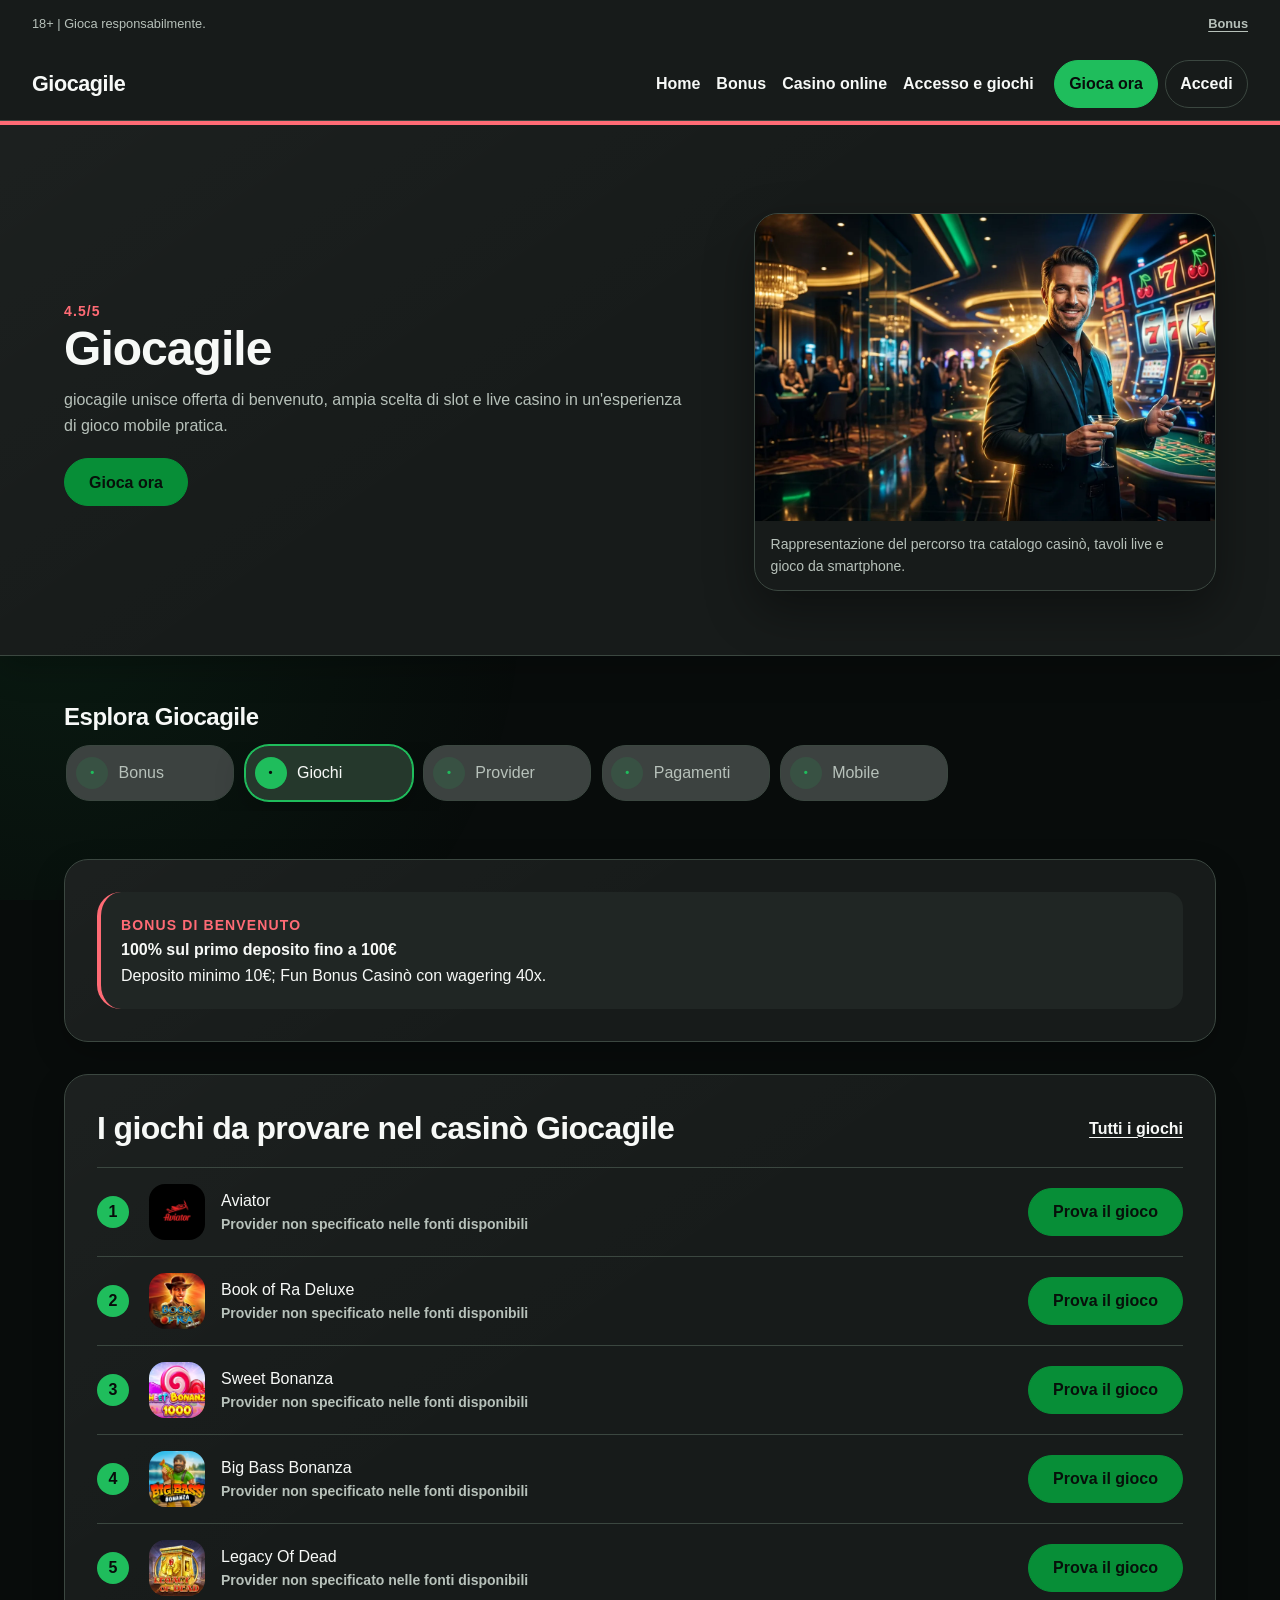
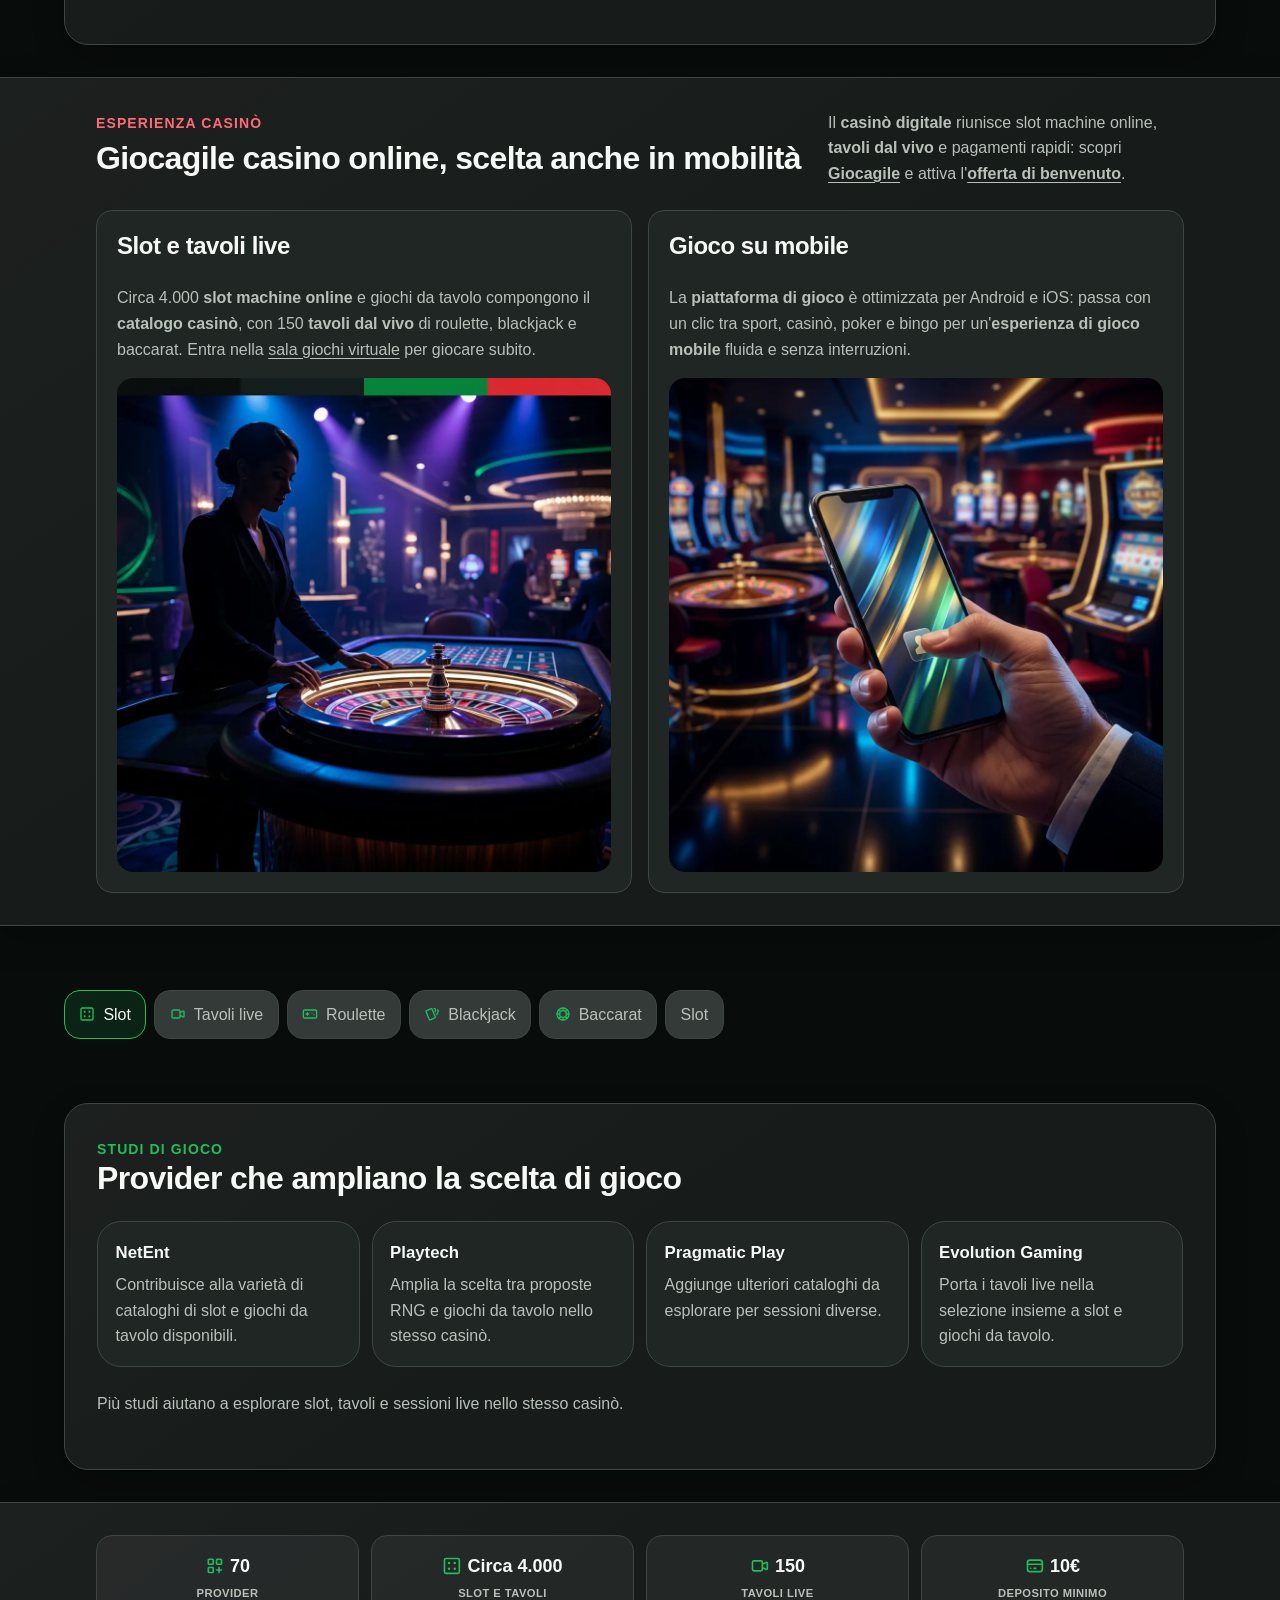
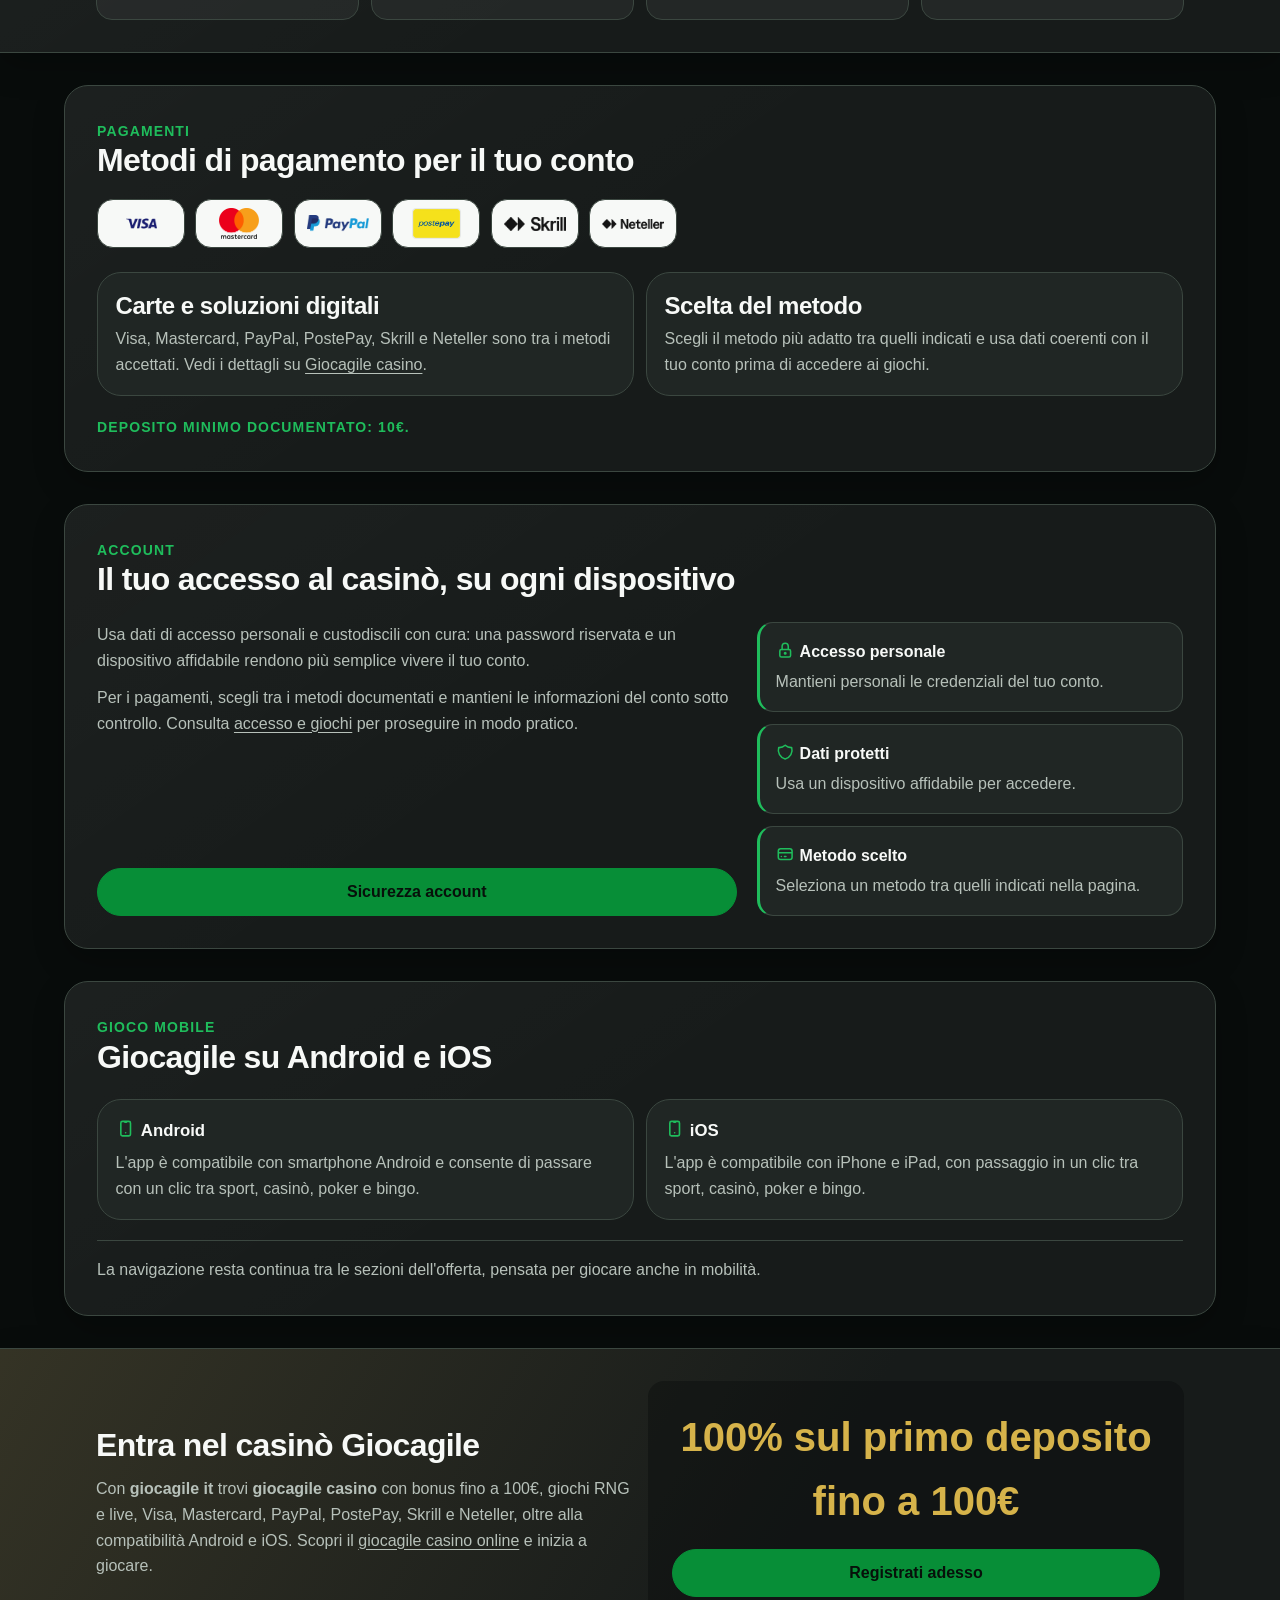
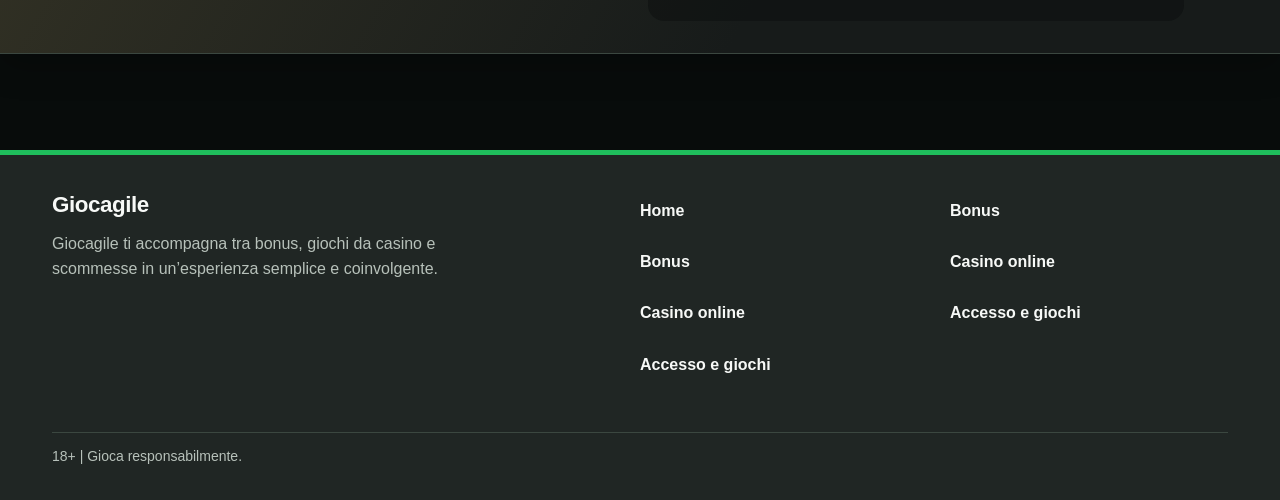
<file: casino-online/index.html>
<!doctype html><!-- page route="/casino-online/" -->

<html lang="it">
<head>
  <meta charset="utf-8">
  <meta name="viewport" content="width=device-width, initial-scale=1">
  <template>Giocagile</template>
  <link rel="stylesheet" href="/site.css">
<title>Giocagile casino online: offerte e giochi</title><meta name="description" content="Scopri giocagile it e il suo casinò online: bonus di benvenuto, slot, tavoli live, pagamenti e gioco da mobile in un’unica guida."><link rel="canonical" href="https://giocagilee.it.com/casino-online/"><link rel="icon" type="image/svg+xml" href="/favicon.svg"><meta property="og:title" content="Giocagile casino online: offerte e giochi"><meta property="og:description" content="Scopri giocagile it e il suo casinò online: bonus di benvenuto, slot, tavoli live, pagamenti e gioco da mobile in un’unica guida."><meta property="og:url" content="https://giocagilee.it.com/casino-online/"><meta property="og:image" content="https://giocagilee.it.com/og.svg"><meta property="og:type" content="website"><meta property="og:locale" content="it_IT"><meta property="og:site_name" content="Giocagile gaming operator"><meta name="twitter:card" content="summary_large_image"><script type="application/ld+json">{"@context":"https://schema.org","@graph":[{"@type":"WebPage","name":"Giocagile casino online: offerte e giochi","url":"https://giocagilee.it.com/casino-online/","description":"Scopri giocagile it e il suo casinò online: bonus di benvenuto, slot, tavoli live, pagamenti e gioco da mobile in un’unica guida.","inLanguage":"it"},{"@type":"BreadcrumbList","itemListElement":[{"@type":"ListItem","position":1,"name":"Giocagile gaming operator","item":"https://giocagilee.it.com/"},{"@type":"ListItem","position":2,"name":"Giocagile casino online: offerte e giochi","item":"https://giocagilee.it.com/casino-online/"}]}]}</script><style>
  /* Page-local audit fixes: readable accents on dark surfaces. */
  body { --accent:#1fbd5c; --mint:#1fbd5c; --violet:#1fbd5c; --coral:#ff6b75; --pink:#ff6b75; }
  .pc-top-games > header > a { display:inline-flex; min-height:44px; align-items:center; }
  @media (max-width:48rem) {
    .cm-brand { display:flex; min-height:44px; align-items:center; }
    .cm-drawer-support a { min-height:44px; }
  }
</style>
</head>
<body>
  <header class="ct-head">
  <div class="ct-top"><span>18+ | Gioca responsabilmente.</span><a href="/bonus/">Bonus</a></div>
  <div class="ct-main">
    <a class="ct-brand" href="/">Giocagile</a>
    <nav class="ct-nav" aria-label="Giocagile"><a href="/">Home</a><a href="/bonus/">Bonus</a><a href="/casino-online/">Casino online</a><a href="/accesso-e-giochi/">Accesso e giochi</a></nav>
    <div class="ct-actions"><a href="/referral-link" rel="sponsored nofollow noopener" target="_blank">Gioca ora</a><a href="/referral-link" rel="sponsored nofollow noopener" target="_blank">Accedi</a></div>
  </div>
</header>
  <div class="cm-bar">
    <a class="cm-brand" href="/">Giocagile</a>
    <button class="cm-toggle" type="button" popovertarget="cm-drawer" aria-controls="cm-drawer">Menu</button>
  </div>
  <nav class="cm-drawer" id="cm-drawer" popover="auto" aria-label="Menu">
    <div class="cm-drawer-actions"><a href="/referral-link" rel="sponsored nofollow noopener" target="_blank">Gioca ora</a><a href="/referral-link" rel="sponsored nofollow noopener" target="_blank">Accedi</a></div>
    <div class="cm-drawer-nav"><a href="/">Home</a><a href="/bonus/">Bonus</a><a href="/casino-online/">Casino online</a><a href="/accesso-e-giochi/">Accesso e giochi</a></div>
    <div class="cm-drawer-support"><a href="/bonus/">Bonus</a><a href="/casino-online/">Casino online</a><a href="/accesso-e-giochi/">Accesso e giochi</a></div>
  </nav>
  <main>
    <!-- block:start instance="block-08c96a74" block="review.dual-hero" -->
<header class="pc pc-review-hero pc-band"><div><small>4.5/5</small><h1>Giocagile</h1><p>giocagile unisce offerta di benvenuto, ampia scelta di slot e live casino in un&#39;esperienza di gioco mobile pratica.</p><a class="pc-action" href="/referral-link" rel="sponsored nofollow noopener" target="_blank">Gioca ora</a></div><figure><img src="assets/block-08c96a74-proof-image-0.webp" alt="Promotional proof image showing the operator experience" width="1264" height="848" loading="eager" decoding="sync" fetchpriority="high"><figcaption>Rappresentazione del percorso tra catalogo casinò, tavoli live e gioco da smartphone.</figcaption></figure></header>

<!-- block:end instance="block-08c96a74" -->
<!-- block:start instance="block-7f01ca95" block="navigation.quick-topic-rail" -->
<nav class="pc pc-quick-topic-rail pc-flush" aria-label="Esplora Giocagile">
  <strong class="pc-quick-topic-rail__label">Esplora Giocagile</strong>
  <div class="pc-quick-topic-rail__list">
    
      <div><a href="/bonus/"><span aria-hidden="true">•</span><span>Bonus</span></a></div>
    
      <div><a href="/casino-online/" aria-current="location"><span aria-hidden="true">•</span><span>Giochi</span></a></div>
    
      <div><a href="/casino-online/"><span aria-hidden="true">•</span><span>Provider</span></a></div>
    
      <div><a href="/casino-online/"><span aria-hidden="true">•</span><span>Pagamenti</span></a></div>
    
      <div><a href="/accesso-e-giochi/"><span aria-hidden="true">•</span><span>Mobile</span></a></div>
    
  </div>
</nav>

<!-- block:end instance="block-7f01ca95" -->
<!-- block:start instance="block-26b4b99c" block="review.bonus-cards" -->
<section class="pc pc-review-bonuses"><article><small>Bonus di benvenuto</small><b>100% sul primo deposito fino a 100€</b><span>Deposito minimo 10€; Fun Bonus Casinò con wagering 40x.</span></article></section>

<!-- block:end instance="block-26b4b99c" -->
<!-- block:start instance="block-02d2965d" block="home.top-games" -->
<section class="pc pc-top-games"><header><strong>I giochi da provare nel casinò Giocagile</strong><a href="/referral-link" rel="sponsored nofollow noopener" target="_blank">Tutti i giochi</a></header><div><article><b>1</b><figure class="pc-top-games-thumb"><img src="assets/block-02d2965d-game-art-0.webp" alt="Aviator" width="512" height="512" loading="lazy" decoding="async"></figure><span>Aviator<small>Provider non specificato nelle fonti disponibili</small></span><a class="pc-action" href="/referral-link" rel="sponsored nofollow noopener" target="_blank">Prova il gioco</a></article><article><b>2</b><figure class="pc-top-games-thumb"><img src="assets/block-02d2965d-game-art-1.webp" alt="Book of Ra Deluxe" width="500" height="500" loading="lazy" decoding="async"></figure><span>Book of Ra Deluxe<small>Provider non specificato nelle fonti disponibili</small></span><a class="pc-action" href="/referral-link" rel="sponsored nofollow noopener" target="_blank">Prova il gioco</a></article><article><b>3</b><figure class="pc-top-games-thumb"><img src="assets/block-02d2965d-game-art-2.webp" alt="Sweet Bonanza" width="400" height="254" loading="lazy" decoding="async"></figure><span>Sweet Bonanza<small>Provider non specificato nelle fonti disponibili</small></span><a class="pc-action" href="/referral-link" rel="sponsored nofollow noopener" target="_blank">Prova il gioco</a></article><article><b>4</b><figure class="pc-top-games-thumb"><img src="assets/block-02d2965d-game-art-3.webp" alt="Big Bass Bonanza" width="325" height="234" loading="lazy" decoding="async"></figure><span>Big Bass Bonanza<small>Provider non specificato nelle fonti disponibili</small></span><a class="pc-action" href="/referral-link" rel="sponsored nofollow noopener" target="_blank">Prova il gioco</a></article><article><b>5</b><figure class="pc-top-games-thumb"><img src="assets/block-02d2965d-game-art-4.webp" alt="Legacy Of Dead" width="300" height="169" loading="lazy" decoding="async"></figure><span>Legacy Of Dead<small>Provider non specificato nelle fonti disponibili</small></span><a class="pc-action" href="/referral-link" rel="sponsored nofollow noopener" target="_blank">Prova il gioco</a></article></div></section>

<!-- block:end instance="block-02d2965d" -->
<!-- block:start instance="block-aeedb127" block="narrative.split-section" -->
<section class="pc pc-split-section pc-band"><header><div><small>Esperienza casinò</small><h2>Giocagile casino online, scelta anche in mobilità</h2></div><div><p>Il <strong>casinò digitale</strong> riunisce slot machine online, <strong>tavoli dal vivo</strong> e pagamenti rapidi: scopri <a href="/">Giocagile</a> e attiva l&#39;<a href="/bonus/">offerta di benvenuto</a>.</p></div></header><div class="pc-text-columns"><article><h3>Slot e tavoli live</h3><div><p>Circa 4.000 <strong>slot machine online</strong> e giochi da tavolo compongono il <strong>catalogo casinò</strong>, con 150 <strong>tavoli dal vivo</strong> di roulette, blackjack e baccarat. Entra nella <a href="/accesso-e-giochi/">sala giochi virtuale</a> per giocare subito.</p></div><figure class="pc-split-section-visual"><img src="assets/block-aeedb127-visual-0.webp" alt="Editorial visual supporting each narrative column" width="1024" height="1024" loading="eager" decoding="sync"></figure></article><article><h3>Gioco su mobile</h3><div><p>La <strong>piattaforma di gioco</strong> è ottimizzata per Android e iOS: passa con un clic tra sport, casinò, poker e bingo per un&#39;<strong>esperienza di gioco mobile</strong> fluida e senza interruzioni.</p></div><figure class="pc-split-section-visual"><img src="assets/block-aeedb127-visual-1.webp" alt="Editorial visual supporting each narrative column" width="1024" height="1024" loading="eager" decoding="sync"></figure></article></div></section>

<!-- block:end instance="block-aeedb127" -->
<!-- block:start instance="block-666fbeb7" block="home.category-tabs" -->
<nav class="pc pc-category-rail pc-flush" aria-label="Menu 4"><div class="pc-tabs"><a href="/accesso-e-giochi/" aria-current="page"><svg class="pc-glyph" viewBox="0 0 24 24" aria-hidden="true" focusable="false"><g fill="none" stroke="currentColor" stroke-linecap="round" stroke-linejoin="round" stroke-width="2"><path d="M3 5a2 2 0 0 1 2-2h14a2 2 0 0 1 2 2v14a2 2 0 0 1-2 2H5a2 2 0 0 1-2-2z"></path><path fill="currentColor" d="M8 8.5a.5.5 0 1 0 1 0a.5.5 0 1 0-1 0m7 0a.5.5 0 1 0 1 0a.5.5 0 1 0-1 0m0 7a.5.5 0 1 0 1 0a.5.5 0 1 0-1 0m-7 0a.5.5 0 1 0 1 0a.5.5 0 1 0-1 0"></path></g></svg>Slot</a><a href="/accesso-e-giochi/"><svg class="pc-glyph" viewBox="0 0 24 24" aria-hidden="true" focusable="false"><path fill="none" stroke="currentColor" stroke-linecap="round" stroke-linejoin="round" stroke-width="2" d="m15 10l4.553-2.276A1 1 0 0 1 21 8.618v6.764a1 1 0 0 1-1.447.894L15 14zM3 8a2 2 0 0 1 2-2h8a2 2 0 0 1 2 2v8a2 2 0 0 1-2 2H5a2 2 0 0 1-2-2z"></path></svg>Tavoli live</a><a href="/accesso-e-giochi/"><svg class="pc-glyph" viewBox="0 0 24 24" aria-hidden="true" focusable="false"><path fill="none" stroke="currentColor" stroke-linecap="round" stroke-linejoin="round" stroke-width="2" d="M2 8a2 2 0 0 1 2-2h16a2 2 0 0 1 2 2v8a2 2 0 0 1-2 2H4a2 2 0 0 1-2-2zm4 4h4m-2-2v4m7-3v.01M18 13v.01"></path></svg>Roulette</a><a href="/accesso-e-giochi/"><svg class="pc-glyph" viewBox="0 0 24 24" aria-hidden="true" focusable="false"><path fill="none" stroke="currentColor" stroke-linecap="round" stroke-linejoin="round" stroke-width="2" d="m3.604 7.197l7.138-3.109a.96.96 0 0 1 1.27.527l4.924 11.902a1 1 0 0 1-.514 1.304L9.285 20.93a.96.96 0 0 1-1.271-.527L3.09 8.5a1 1 0 0 1 .514-1.304zM15 4h1a1 1 0 0 1 1 1v3.5M20 6q.396.168.768.315a1 1 0 0 1 .53 1.311L19 13"></path></svg>Blackjack</a><a href="/accesso-e-giochi/"><svg class="pc-glyph" viewBox="0 0 24 24" aria-hidden="true" focusable="false"><g fill="none" stroke="currentColor" stroke-linecap="round" stroke-linejoin="round" stroke-width="2"><path d="M3 12a9 9 0 1 0 18 0a9 9 0 1 0-18 0"></path><path d="M7 12a5 5 0 1 0 10 0a5 5 0 1 0-10 0m5-9v4m0 10v4m-9-9h4m10 0h4m-2.636-6.364l-2.828 2.828m-7.072 7.072l-2.828 2.828m0-12.728l2.828 2.828m7.072 7.072l2.828 2.828"></path></g></svg>Baccarat</a><a href="/accesso-e-giochi/">Slot</a></div></nav>

<!-- block:end instance="block-666fbeb7" -->
<!-- block:start instance="block-b8905293" block="game.provider-styles" -->
<section class="pc pc-provider-styles"><header><div><small>Studi di gioco</small><h2>Provider che ampliano la scelta di gioco</h2></div></header><ul class="pc-card-grid"><li><strong>NetEnt</strong><span>Contribuisce alla varietà di cataloghi di slot e giochi da tavolo disponibili.</span></li><li><strong>Playtech</strong><span>Amplia la scelta tra proposte RNG e giochi da tavolo nello stesso casinò.</span></li><li><strong>Pragmatic Play</strong><span>Aggiunge ulteriori cataloghi da esplorare per sessioni diverse.</span></li><li><strong>Evolution Gaming</strong><span>Porta i tavoli live nella selezione insieme a slot e giochi da tavolo.</span></li></ul><div class="pc-provider-styles__footer"><p>Più studi aiutano a esplorare slot, tavoli e sessioni live nello stesso casinò.</p></div></section>

<!-- block:end instance="block-b8905293" -->
<!-- block:start instance="block-dad50267" block="data.metrics-grid" -->
<section class="pc pc-metrics pc-band"><div class="pc-cells"><span><svg class="pc-glyph" viewBox="0 0 24 24" aria-hidden="true" focusable="false"><path fill="none" stroke="currentColor" stroke-linecap="round" stroke-linejoin="round" stroke-width="2" d="M4 5a1 1 0 0 1 1-1h4a1 1 0 0 1 1 1v4a1 1 0 0 1-1 1H5a1 1 0 0 1-1-1zm10 0a1 1 0 0 1 1-1h4a1 1 0 0 1 1 1v4a1 1 0 0 1-1 1h-4a1 1 0 0 1-1-1zM4 15a1 1 0 0 1 1-1h4a1 1 0 0 1 1 1v4a1 1 0 0 1-1 1H5a1 1 0 0 1-1-1zm10 2h6m-3-3v6"></path></svg>70<small>Provider</small></span><span><svg class="pc-glyph" viewBox="0 0 24 24" aria-hidden="true" focusable="false"><g fill="none" stroke="currentColor" stroke-linecap="round" stroke-linejoin="round" stroke-width="2"><path d="M3 5a2 2 0 0 1 2-2h14a2 2 0 0 1 2 2v14a2 2 0 0 1-2 2H5a2 2 0 0 1-2-2z"></path><path fill="currentColor" d="M8 8.5a.5.5 0 1 0 1 0a.5.5 0 1 0-1 0m7 0a.5.5 0 1 0 1 0a.5.5 0 1 0-1 0m0 7a.5.5 0 1 0 1 0a.5.5 0 1 0-1 0m-7 0a.5.5 0 1 0 1 0a.5.5 0 1 0-1 0"></path></g></svg>Circa 4.000<small>Slot e tavoli</small></span><span><svg class="pc-glyph" viewBox="0 0 24 24" aria-hidden="true" focusable="false"><path fill="none" stroke="currentColor" stroke-linecap="round" stroke-linejoin="round" stroke-width="2" d="m15 10l4.553-2.276A1 1 0 0 1 21 8.618v6.764a1 1 0 0 1-1.447.894L15 14zM3 8a2 2 0 0 1 2-2h8a2 2 0 0 1 2 2v8a2 2 0 0 1-2 2H5a2 2 0 0 1-2-2z"></path></svg>150<small>Tavoli live</small></span><span><svg class="pc-glyph" viewBox="0 0 24 24" aria-hidden="true" focusable="false"><path fill="none" stroke="currentColor" stroke-linecap="round" stroke-linejoin="round" stroke-width="2" d="M3 8a3 3 0 0 1 3-3h12a3 3 0 0 1 3 3v8a3 3 0 0 1-3 3H6a3 3 0 0 1-3-3zm0 2h18M7 15h.01M11 15h2"></path></svg>10€<small>Deposito minimo</small></span></div></section>

<!-- block:end instance="block-dad50267" -->
<!-- block:start instance="block-34e91b7a" block="payments.method-groups" -->
<section class="pc pc-method-groups"><header><div><small>Pagamenti</small><h2>Metodi di pagamento per il tuo conto</h2></div></header><ul class="pc-method-groups__marks"><li><img src="assets/block-34e91b7a-payment-mark-0.webp" alt="Visa" width="640" height="640" loading="lazy"></li><li><img src="assets/block-34e91b7a-payment-mark-1.webp" alt="Mastercard" width="640" height="497" loading="lazy"></li><li><img src="assets/block-34e91b7a-payment-mark-2.webp" alt="PayPal" width="640" height="171" loading="lazy"></li><li><img src="assets/block-34e91b7a-payment-mark-3.webp" alt="PostePay" width="640" height="405" loading="lazy"></li><li><img src="assets/block-34e91b7a-payment-mark-4.webp" alt="Skrill" width="640" height="143" loading="lazy"></li><li><img src="assets/block-34e91b7a-payment-mark-5.webp" alt="Neteller" width="640" height="100" loading="lazy"></li></ul><div class="pc-card-grid pc-method-groups__groups"><article><h3>Carte e soluzioni digitali</h3><div><p>Visa, Mastercard, PayPal, PostePay, Skrill e Neteller sono tra i metodi accettati. Vedi i dettagli su <a href="/casino-online/">Giocagile casino</a>.</p></div></article><article><h3>Scelta del metodo</h3><div><p>Scegli il metodo più adatto tra quelli indicati e usa dati coerenti con il tuo conto prima di accedere ai giochi.</p></div></article></div><footer><small>Deposito minimo documentato: 10€.</small></footer></section>

<!-- block:end instance="block-34e91b7a" -->
<!-- block:start instance="block-8d06e371" block="trust.account-security" -->
<section class="pc pc-guide-panel pc-account-security"><header><div><small>Account</small><h2>Il tuo accesso al casinò, su ogni dispositivo</h2></div></header><div class="pc-guide-panel__grid"><div class="pc-guide-panel__body"><p>Usa dati di accesso personali e custodiscili con cura: una password riservata e un dispositivo affidabile rendono più semplice vivere il tuo conto.</p>
<p>Per i pagamenti, scegli tra i metodi documentati e mantieni le informazioni del conto sotto controllo. Consulta <a href="/accesso-e-giochi/">accesso e giochi</a> per proseguire in modo pratico.</p><a class="pc-action" href="/accesso-e-giochi/">Sicurezza account</a></div><ul class="pc-guide-panel__notes"><li><strong><svg class="pc-glyph" viewBox="0 0 24 24" aria-hidden="true" focusable="false"><g fill="none" stroke="currentColor" stroke-linecap="round" stroke-linejoin="round" stroke-width="2"><path d="M5 13a2 2 0 0 1 2-2h10a2 2 0 0 1 2 2v6a2 2 0 0 1-2 2H7a2 2 0 0 1-2-2z"></path><path d="M11 16a1 1 0 1 0 2 0a1 1 0 0 0-2 0m-3-5V7a4 4 0 1 1 8 0v4"></path></g></svg>Accesso personale</strong><span>Mantieni personali le credenziali del tuo conto.</span></li><li><strong><svg class="pc-glyph" viewBox="0 0 24 24" aria-hidden="true" focusable="false"><path fill="none" stroke="currentColor" stroke-linecap="round" stroke-linejoin="round" stroke-width="2" d="M12 3a12 12 0 0 0 8.5 3A12 12 0 0 1 12 21A12 12 0 0 1 3.5 6A12 12 0 0 0 12 3"></path></svg>Dati protetti</strong><span>Usa un dispositivo affidabile per accedere.</span></li><li><strong><svg class="pc-glyph" viewBox="0 0 24 24" aria-hidden="true" focusable="false"><path fill="none" stroke="currentColor" stroke-linecap="round" stroke-linejoin="round" stroke-width="2" d="M3 8a3 3 0 0 1 3-3h12a3 3 0 0 1 3 3v8a3 3 0 0 1-3 3H6a3 3 0 0 1-3-3zm0 2h18M7 15h.01M11 15h2"></path></svg>Metodo scelto</strong><span>Seleziona un metodo tra quelli indicati nella pagina.</span></li></ul></div></section>

<!-- block:end instance="block-8d06e371" -->
<!-- block:start instance="block-7eb67eba" block="guidance.platform-cards" -->
<section class="pc pc-platform-cards"><header><div><small>Gioco mobile</small><h2>Giocagile su Android e iOS</h2></div></header><ul class="pc-card-grid"><li><strong><svg class="pc-glyph" viewBox="0 0 24 24" aria-hidden="true" focusable="false"><path fill="none" stroke="currentColor" stroke-linecap="round" stroke-linejoin="round" stroke-width="2" d="M6 5a2 2 0 0 1 2-2h8a2 2 0 0 1 2 2v14a2 2 0 0 1-2 2H8a2 2 0 0 1-2-2zm5-1h2m-1 13v.01"></path></svg>Android</strong><span>L&#39;app è compatibile con smartphone Android e consente di passare con un clic tra sport, casinò, poker e bingo.</span></li><li><strong><svg class="pc-glyph" viewBox="0 0 24 24" aria-hidden="true" focusable="false"><path fill="none" stroke="currentColor" stroke-linecap="round" stroke-linejoin="round" stroke-width="2" d="M6 5a2 2 0 0 1 2-2h8a2 2 0 0 1 2 2v14a2 2 0 0 1-2 2H8a2 2 0 0 1-2-2zm5-1h2m-1 13v.01"></path></svg>iOS</strong><span>L&#39;app è compatibile con iPhone e iPad, con passaggio in un clic tra sport, casinò, poker e bingo.</span></li></ul><p class="pc-platform-cards__summary">La navigazione resta continua tra le sezioni dell&#39;offerta, pensata per giocare anche in mobilità.</p></section>

<!-- block:end instance="block-7eb67eba" -->
<!-- block:start instance="block-e5c80327" block="conversion.closing-cta" -->
<section class="pc pc-closing-cta pc-band"><div><h2>Entra nel casinò Giocagile</h2><div><p>Con <strong>giocagile it</strong> trovi <strong>giocagile casino</strong> con bonus fino a 100€, giochi RNG e live, Visa, Mastercard, PayPal, PostePay, Skrill e Neteller, oltre alla compatibilità Android e iOS. Scopri il <a href="/casino-online/">giocagile casino online</a> e inizia a giocare.</p></div></div><aside><strong>100% sul primo deposito fino a 100€</strong><a class="pc-action" href="/referral-link" rel="sponsored nofollow noopener" target="_blank">Registrati adesso</a></aside></section>

<!-- block:end instance="block-e5c80327" -->
  </main>
  <footer class="fb-foot">
  <div class="fb-inner">
    <section><strong>Giocagile</strong><p>Giocagile ti accompagna tra bonus, giochi da casino e scommesse in un’esperienza semplice e coinvolgente.</p></section>
    <nav aria-label="Giocagile"><a href="/">Home</a><a href="/bonus/">Bonus</a><a href="/casino-online/">Casino online</a><a href="/accesso-e-giochi/">Accesso e giochi</a></nav>
    <nav aria-label="Giocagile"><a href="/bonus/">Bonus</a><a href="/casino-online/">Casino online</a><a href="/accesso-e-giochi/">Accesso e giochi</a></nav>
    <p class="fb-legal">18+ | Gioca responsabilmente.</p>
  </div>
</footer>
</body>
</html>
</file>
<file: site.css>
/* chrome:start */
.ct-head{border-bottom:1px solid var(--line);background:var(--surface)}
.ct-top,.ct-main{display:flex;width:min(76rem,calc(100% - 2rem));align-items:center;margin-inline:auto}
.ct-top{min-height:var(--control-h);justify-content:space-between;gap:var(--space-md);color:var(--muted);font-size:.8rem}
.ct-top a{display:inline-flex;min-height:var(--control-h);align-items:center;font-weight:800}
.ct-main{min-height:4.5rem;padding:.65rem 0;gap:1.25rem}
.ct-brand{font-size:1.35rem;font-weight:var(--heading-weight);letter-spacing:var(--heading-spacing);text-decoration:none;white-space:nowrap}
.ct-nav{display:flex;flex:1;justify-content:flex-end;flex-wrap:wrap;gap:.3rem var(--space-md)}
.ct-nav a,.ct-actions a{display:inline-flex;min-height:var(--control-h);align-items:center;font-weight:750;text-decoration:none}
.ct-actions{display:flex;gap:.4rem}.ct-actions a{padding:.6rem .9rem;border-radius:var(--radius-sm)}.ct-actions a:first-child{border:1px solid var(--accent);background:var(--accent);color:var(--ink)}.ct-actions a:not(:first-child){border:1px solid var(--line);background:transparent;color:var(--paper)}
.fb-foot{margin-top:var(--space-xl);border-top:.35rem solid var(--accent);background:var(--surface-raised)}.fb-inner{display:grid;width:min(76rem,calc(100% - 2rem));grid-template-columns:2fr 1fr 1fr;margin:0 auto;padding:var(--space-xl) 1.25rem;gap:var(--space-xl)}.fb-foot strong{font-size:1.4rem;font-weight:var(--heading-weight);letter-spacing:var(--heading-spacing)}.fb-foot section p{max-width:44ch;margin:var(--space-xs) 0;color:var(--muted)}.fb-foot nav{display:flex;flex-direction:column;gap:.2rem}.fb-foot nav a{display:flex;min-height:var(--control-h);align-items:center;font-weight:700;text-decoration:none}.fb-legal{margin-top:var(--space-sm);padding-top:var(--space-sm);grid-column:1/-1;border-top:1px solid var(--line);color:var(--muted);font-size:var(--text-sm)}
@media(max-width:48rem){.fb-inner{width:calc(100% - 1rem);grid-template-columns:1fr;padding:1.25rem;gap:var(--space-sm)}.fb-foot nav{display:grid;grid-template-columns:repeat(2,minmax(0,1fr))}.fb-foot nav a{display:flex;min-height:var(--control-h);align-items:center;color:var(--muted);font-weight:600}.fb-legal{margin-top:var(--space-sm);padding-top:var(--space-sm);grid-column:1/-1;border-top:1px solid var(--line);color:var(--muted);font-size:var(--text-sm)}}
.cm-bar { display:none; }
.cm-drawer { position:fixed; inset:0 0 0 auto; width:min(20rem,calc(100vw - 3rem)); height:100dvh; margin:0; padding:var(--space-lg); overflow-y:auto; border:0; border-left:1px solid var(--line); background:var(--surface); color:var(--paper); }
.cm-drawer::backdrop { background:color-mix(in oklab, var(--ink) 72%, transparent); }
.cm-drawer-actions,.cm-drawer-nav,.cm-drawer-support { display:grid; gap:var(--space-xs); }
.cm-drawer-nav,.cm-drawer-support { margin-top:var(--space-lg); }
.cm-drawer-actions a { display:flex; min-height:var(--control-h); align-items:center; justify-content:center; padding:.55rem var(--space-md); border-radius:var(--radius); font-weight:750; text-decoration:none; }
.cm-drawer-actions a:first-child { border:1px solid var(--accent); background:var(--accent); color:var(--ink); }
.cm-drawer-actions a:not(:first-child) { border:1px solid var(--line); background:transparent; color:var(--paper); }
.cm-drawer-nav a,.cm-drawer-support a { display:flex; min-height:var(--control-h); align-items:center; padding:.5rem .75rem; border-radius:var(--radius-md); color:var(--paper); font-weight:650; text-decoration:none; }
.cm-drawer-nav a:hover,.cm-drawer-support a:hover { background:var(--surface-raised); }
.cm-drawer-support { padding-top:var(--space-md); border-top:1px solid var(--line); }
.cm-drawer-support a { min-height:2.25rem; color:var(--muted); font-size:var(--text-sm); }

@media(max-width:48rem) {
  .ci-head,.cs-head,.ct-head,.cx-head,.cp-head,.cr-top,.cr-side { display:none; }
  .cm-bar { position:sticky; z-index:30; top:0; display:grid; grid-template-columns:minmax(0,1fr) auto; align-items:center; gap:var(--space-sm); padding:.6rem 1rem; border-bottom:1px solid var(--line); background:var(--surface); }
  .cm-brand { min-width:0; font-size:1.25rem; font-weight:var(--heading-weight); letter-spacing:var(--heading-spacing); text-decoration:none; overflow-wrap:anywhere; }
  .cm-toggle { min-height:var(--control-h); padding:.55rem .9rem; border:1px solid var(--line); border-radius:var(--radius-md); background:var(--surface-raised); color:var(--paper); font-weight:750; cursor:pointer; }
}
@media(min-width:48.001rem){body>header{position:sticky;top:0;z-index:20}}
/* chrome:end */

:root {
  color-scheme:dark;
  --ink:#080c0b;
  --surface:#171b1a;
  --surface-raised:#202624;
  --surface-soft:#343a38;
  --paper:#f7f9f7;
  --muted:#b7c1ba;
  --line:#3b4740;
  --accent:#078e37;
  --mint:#078e37;
  --violet:#0b6f31;
  --coral:#e32636;
  --gold:#d6b34a;
  --danger:#e32636;
  --sky:#31a95b;
  --pink:#e32636;
  --chip:#f7f9f7;
  --radius-sm:24px;
  --radius-md:16px;
  --radius:24px;
  --radius-pill:24px;
  --shadow-card:0 12px 32px rgb(0 0 0/.24);
  --shadow-deep:0 20px 48px rgb(0 0 0/.38);
  --block-pad:clamp(1.25rem,3vw,2rem);
  --space-xs:8px;
  --space-sm:12px;
  --space-md:16px;
  --space-lg:24px;
  --space-xl:32px;
  --control-h:48px;
  --text-display:clamp(2rem,5vw,3rem);
  --text-h1:clamp(2rem,4.5vw,3rem);
  --text-h2:clamp(1.5rem,3vw,2rem);
  --text-h3:1.5rem;
  --text-lg:1.125rem;
  --text-sm:.875rem;
  --text-xs:.875rem;
  --font-heading:Manrope,Arial,sans-serif;
  --font-body:Inter,Arial,sans-serif;
  --font-editorial:Inter,Arial,sans-serif;
  --heading-weight:700;
  --heading-spacing:-.02em;
  font-family:var(--font-body);
}

* { box-sizing:border-box; }
html { overflow-x:hidden; scroll-behavior:smooth; }
body { margin:0; overflow-x:clip; background:var(--ink); color:var(--paper); font-size:1rem; line-height:1.6; }
body::before { position:fixed; z-index:-1; inset:0; background:radial-gradient(circle at 88% 0,color-mix(in oklab, var(--violet) 16%, transparent),transparent 32rem),radial-gradient(circle at 4% 38rem,color-mix(in oklab, var(--mint) 8%, transparent),transparent 30rem); content:""; pointer-events:none; }
main { display:grid; grid-template-columns:[full-start] minmax(1rem,1fr) [content-start] minmax(0,35rem) minmax(0,35rem) [content-end] minmax(1rem,1fr) [full-end]; width:100%; padding-block:var(--space-xl) 4rem; gap:var(--space-xl); }
main > * { grid-column:content; min-width:0; }
:where(figure,h1,h2,h3,p,ul,ol) { margin:0; }
:where(ul,ol) { padding-inline-start:1.25rem; }
img { display:block; max-width:100%; height:auto; }
a { color:inherit; text-underline-offset:.2em; }
a:hover { color:var(--mint); }
:where(a,button,summary):focus-visible { outline:3px solid var(--mint); outline-offset:3px; }
button { font:inherit; }
code { color:var(--mint); font:800 .76rem/1.3 ui-monospace,SFMono-Regular,Menlo,Consolas,monospace; }
.pc { --accent:var(--mint); --pad-inline:var(--block-pad); min-width:0; max-width:100%; padding:var(--block-pad) var(--pad-inline); border:1px solid var(--line); border-radius:var(--radius); background:linear-gradient(145deg,color-mix(in oklab, var(--paper) 3%, transparent),transparent 45%),var(--surface); box-shadow:var(--shadow-card); color:var(--paper); overflow-wrap:anywhere; }
.pc > :where(header,footer),.pc-top { display:flex; align-items:center; justify-content:space-between; flex-wrap:wrap; gap:var(--space-md); }
.pc :where(p,li) { color:var(--muted); }
.pc :where(p,ul,ol) + :where(p,ul,ol) { margin-top:var(--space-sm); }
.pc :where(small) { color:var(--accent); font-size:var(--text-xs); font-weight:800; letter-spacing:.08em; text-transform:uppercase; }
.pc > strong,.pc > header > strong,.pc > div > strong,.pc > div > div > strong { display:block; font-family:var(--font-heading); font-size:var(--text-h2); font-weight:var(--heading-weight); line-height:1.08; letter-spacing:var(--heading-spacing); }
.pc > :where(div,header) > p { margin-block:var(--space-sm) 1.25rem; }
.pc-action { display:inline-flex; min-height:var(--control-h); align-items:center; justify-content:center; padding:.65rem 1.1rem; border:1px solid transparent; border-radius:var(--radius-md); background:var(--accent); color:var(--ink); font-weight:850; line-height:1.2; text-decoration:none; }
.pc-action + .pc-action { margin-left:var(--space-xs); }
.pc-action:hover { filter:brightness(1.06); color:var(--ink); }
.pc > :where(header,footer) a:not(.pc-action),.pc > a:not(.pc-action),.pc nav a:not(.pc-action) { font-weight:700; }
.pc :where(p,li) a:not(.pc-action) { display:inline; min-height:0; padding:0; border:0; font-size:inherit; line-height:inherit; vertical-align:baseline; }
.pc-cells { display:grid; grid-template-columns:repeat(4,minmax(0,1fr)); gap:var(--space-sm); }
.pc-cells > span { min-width:0; padding:var(--space-md) var(--space-sm); border:1px solid var(--line); border-radius:var(--radius-md); background:color-mix(in oklab, var(--paper) 5%, transparent); color:var(--paper); font-size:var(--text-lg); font-weight:850; text-align:center; }
.pc-cells small { display:block; margin-top:.25rem; color:var(--muted); font-size:.7rem; letter-spacing:.04em; }
.pc-pills { display:flex; flex-wrap:wrap; gap:var(--space-sm); }
.pc-pills > span { flex:1 1 12rem; padding:var(--space-sm) var(--space-md); border:1px solid var(--line); border-radius:var(--radius-pill); background:var(--surface-raised); color:var(--muted); }
.pc-pills b { color:var(--paper); }
.pc-glyph { display:inline-block; width:1em; height:1em; flex:none; vertical-align:-.125em; color:var(--accent); }
.pc-pills > span { display:inline-flex; align-items:center; gap:var(--space-xs); }
.pc-tabs > * { gap:var(--space-xs); }
:is(strong,b,small) > .pc-glyph { width:1.15em; height:1.15em; margin-right:.35em; }
.pc-cells > span > .pc-glyph { width:1.1em; height:1.1em; vertical-align:-.18em; margin-right:.3em; }

.pc-drawer-header { position:relative; display:grid; grid-template-columns:auto minmax(0,1fr) auto; align-items:center; gap:var(--space-md); }
.pc-drawer-header__home,.pc-drawer-header__desktop-nav,.pc-drawer-header__desktop-actions { display:flex; min-width:0; align-items:center; gap:var(--space-md); }
.pc-drawer-header__home { font-weight:850; text-decoration:none; }
.pc-drawer-header__brand-mark { width:3.5rem; aspect-ratio:2/1; object-fit:contain; }
.pc-drawer-header__desktop-nav { justify-content:center; flex-wrap:wrap; }
.pc-drawer-header__desktop-actions { justify-content:flex-end; }
.pc-drawer-header__menu-button { display:none; }
.pc-drawer-header__menu-button,.pc-drawer-header__close { min-height:var(--control-h); padding:.6rem .85rem; border:1px solid var(--line); border-radius:var(--radius-md); background:var(--surface-raised); color:var(--paper); cursor:pointer; }
.pc-drawer-header__drawer { position:fixed; inset:0 0 0 auto; width:min(24rem,calc(100vw - var(--space-xl))); max-width:none; height:100dvh; max-height:none; margin:0; padding:1.25rem; border:0; border-left:1px solid var(--line); background:var(--surface); color:var(--paper); overflow-y:auto; }
.pc-drawer-header__drawer::backdrop { background:color-mix(in oklab, var(--ink) 72%, transparent); }
.pc-drawer-header__close { display:block; margin-left:auto; }
.pc-drawer-header__drawer-nav,.pc-drawer-header__drawer-actions { display:grid; gap:var(--space-xs); margin-top:var(--space-lg); }
.pc-drawer-header__drawer-nav a,.pc-drawer-header__drawer-actions a { padding:.7rem; }
.pc-drawer-header__disclosure { margin-top:var(--space-lg); padding-top:var(--space-md); border-top:1px solid var(--line); }
.pc-quick-topic-rail { display:grid; gap:var(--space-sm); overflow:hidden; padding-block:var(--space-md); background:var(--surface); }
.pc.pc-quick-topic-rail > .pc-quick-topic-rail__label { font-size:var(--text-h3); line-height:1.1; letter-spacing:var(--heading-spacing); }
.pc-quick-topic-rail__list { display:flex; max-width:100%; gap:.65rem; margin:0; padding:.15rem .15rem .65rem; overflow-x:auto; list-style:none; overscroll-behavior-inline:contain; scroll-padding-inline:.15rem; scroll-snap-type:x proximity; scrollbar-color:var(--accent) transparent; scrollbar-width:thin; }
.pc-quick-topic-rail__list::-webkit-scrollbar { height:.35rem; }
.pc-quick-topic-rail__list::-webkit-scrollbar-thumb { border-radius:var(--radius-pill); background:var(--accent); }
.pc-quick-topic-rail__list > div { flex:0 0 auto; scroll-snap-align:start; }
.pc.pc-quick-topic-rail .pc-quick-topic-rail__list a:not(.pc-action) { display:grid; min-width:10.5rem; min-height:3.5rem; grid-template-columns:2rem minmax(0,1fr); align-items:center; gap:.65rem; padding:.55rem .9rem .55rem .55rem; border:1px solid var(--line); border-radius:var(--radius-pill); background:color-mix(in oklab, var(--paper) 5%, var(--surface-soft)); color:var(--muted); line-height:1.2; text-decoration:none; white-space:nowrap; }
.pc-quick-topic-rail__list a span:first-child { display:grid; width:2rem; height:2rem; place-content:center; border-radius:50%; background:color-mix(in oklab, var(--mint) 12%, transparent); color:var(--accent); font-size:.72rem; font-weight:850; }
.pc.pc-quick-topic-rail .pc-quick-topic-rail__list a:not(.pc-action):hover { border-color:var(--mint); background-color:color-mix(in oklab, var(--mint) 10%, var(--surface-soft)); color:var(--paper); }
.pc.pc-quick-topic-rail .pc-quick-topic-rail__list a[aria-current="location"]:not(.pc-action) { border-color:var(--accent); background:color-mix(in oklab, var(--mint) 13%, var(--surface-raised)); box-shadow:0 0 0 1px var(--accent),var(--shadow-card); color:var(--paper); }
.pc-quick-topic-rail__list a[aria-current="location"] span:first-child { background:var(--accent); color:var(--ink); }
.pc-mobile-offer-bar { display:none; grid-template-columns:minmax(0,1fr) auto; gap:var(--space-sm); align-items:center; }
.pc-mobile-offer-bar small { display:block; margin-top:.2rem; color:var(--muted); letter-spacing:0; text-transform:none; }
.block-preview__canvas .pc-mobile-offer-bar { position:static; display:grid; width:100%; max-width:none; }
.pc-partner-footer { display:grid; gap:var(--space-lg); }
.pc-partner-footer__intro { display:flex; flex-direction:column; gap:var(--space-sm); }
.pc-partner-footer__providers { display:grid; grid-template-columns:repeat(3,minmax(0,1fr)); gap:var(--space-sm); }
.pc-partner-footer__providers img { width:100%; aspect-ratio:2/1; padding:.6rem; border:1px solid var(--line); border-radius:var(--radius-sm); background:var(--surface-raised); object-fit:contain; }

.pc-legal { display:flex; align-items:center; flex-wrap:wrap; gap:var(--space-sm) var(--space-md); padding-block:var(--space-md); }
.pc-legal b { padding:.35rem .55rem; border-radius:var(--radius-sm); background:var(--danger); color:var(--ink); }
.pc-legal span { flex:1 1 20rem; color:var(--muted); }
.pc-primary-cta { display:grid; min-height:13rem; place-content:center; background:linear-gradient(135deg,color-mix(in oklab, var(--sky) 30%, var(--surface)),color-mix(in oklab, var(--violet) 12%, var(--surface))); text-align:center; }
.pc-primary-cta strong { margin:var(--space-xs) 0 1.25rem; }
.pc-faq { padding-block:var(--space-xs); }
.pc-faq details { border-bottom:1px solid var(--line); }
.pc-faq details:last-child { border-bottom:0; }
.pc-faq summary { display:flex; min-height:3.5rem; align-items:center; justify-content:space-between; gap:var(--space-md); padding:.9rem .25rem; cursor:pointer; font-weight:800; list-style:none; }
.pc-faq summary::-webkit-details-marker { display:none; }
.pc-faq summary::after { color:var(--accent); content:"+"; font-size:1.35rem; }
.pc-faq details[open] summary::after { content:"−"; }
.pc-faq details > div { padding:0 .25rem 1.1rem; }
.pc-faq details a { color:var(--accent); }

.pc-offer-hero,.pc-review-hero,.pc-game-hero,.pc-method-hero { display:grid; grid-template-columns:minmax(0,1.15fr) minmax(18rem,.85fr); gap:clamp(1.5rem,5vw,4rem); align-items:center; min-height:25rem; padding:clamp(2rem,5vw,4.5rem); background:linear-gradient(130deg,color-mix(in oklab, var(--sky) 32%, var(--surface)),color-mix(in oklab, var(--violet) 10%, var(--surface))); }
.pc-offer-hero > div > small,.pc-game-hero > div > small,.pc-method-hero > div > small { display:block; margin-bottom:var(--space-xs); }
.pc-offer-hero > div > :where(h1,strong),.pc-review-hero > div > :where(h1,strong),.pc-game-hero > div > :where(h1,strong),.pc-method-hero > div > :where(h1,strong),.pc-countdown-hero > div > :where(h1,strong),.pc-bonus-listing > div > :where(h1,strong),.pc-comparison-hero > :where(h1,strong),.pc-payment-finder > div > :where(h1,strong),.pc-author-hero > div > :where(h1,strong) { font-size:var(--text-display); }
.pc-review-hero > div > a:not(.pc-action) { display:inline-block; margin:var(--space-sm) 0 0 var(--space-md); color:var(--muted); }
.pc-method-hero aside { display:grid; min-height:15rem; place-content:center; padding:var(--space-lg); border:1px solid var(--line); border-radius:var(--radius); background:radial-gradient(circle at 45% 35%,color-mix(in oklab, var(--paper) 25%, transparent),transparent 12%),linear-gradient(145deg,color-mix(in oklab, var(--violet) 70%, var(--surface)),color-mix(in oklab, var(--sky) 45%, var(--surface))); color:var(--paper); font-size:clamp(1.3rem,3vw,2rem); font-weight:850; text-align:center; }
.pc-review-hero { --accent:var(--pink); background:linear-gradient(120deg,color-mix(in oklab, var(--pink) 10%, var(--surface)),color-mix(in oklab, var(--pink) 30%, var(--surface))); }
.pc-game-hero { --accent:var(--gold); background:linear-gradient(130deg,color-mix(in oklab, var(--violet) 25%, var(--surface)),color-mix(in oklab, var(--sky) 22%, var(--surface))); }
.pc-review-hero figure,.pc-game-hero figure,.pc-offer-hero figure,.pc-crash figure { overflow:hidden; border:1px solid var(--line); border-radius:var(--radius); background:var(--surface); box-shadow:var(--shadow-deep); }
.pc-review-hero figure img,.pc-game-hero figure img,.pc-offer-hero figure img { width:100%; aspect-ratio:3/2; object-fit:cover; }
.pc-review-hero figcaption,.pc-game-hero figcaption { padding:var(--space-sm) var(--space-md); color:var(--muted); font-size:var(--text-sm); }
.pc-method-hero { --accent:var(--mint); background:linear-gradient(125deg,color-mix(in oklab, var(--mint) 20%, var(--surface)),color-mix(in oklab, var(--violet) 25%, var(--surface))); }
.pc-method-hero { grid-template-columns:minmax(0,1.35fr) minmax(15rem,.65fr); }
.pc-method-hero aside b { color:var(--accent); font-size:clamp(3rem,7vw,5.5rem); }
.pc-method-hero aside span { display:block; color:var(--muted); font-size:var(--text-sm); }
.pc-offer-payment-hero { --accent:var(--gold); display:grid; grid-template-columns:minmax(0,1.1fr) minmax(18rem,.9fr); gap:clamp(1.5rem,4vw,3rem); align-items:center; min-height:22rem; background:linear-gradient(130deg,color-mix(in oklab, var(--violet) 34%, var(--surface)),color-mix(in oklab, var(--sky) 20%, var(--surface))); }
.pc-offer-payment-hero h1 { margin:.35rem 0; font-size:var(--text-display); line-height:1.05; }
.pc-offer-payment-hero .pc-action { margin-top:var(--space-md); }
.pc-offer-payment-marks { display:grid; grid-template-columns:repeat(3,minmax(0,1fr)); gap:.6rem; margin:0; padding:0; list-style:none; }
.pc-offer-payment-marks li { min-width:0; padding:var(--space-xs) var(--space-sm); border:1px solid var(--line); border-radius:var(--radius-md); background:var(--chip); }
.pc-offer-payment-marks img { width:100%; aspect-ratio:2/1; object-fit:contain; }
.pc-daily-race { --accent:var(--gold); display:grid; grid-template-columns:minmax(0,1fr) auto auto; gap:var(--space-lg); align-items:center; background:linear-gradient(115deg,color-mix(in oklab, var(--violet) 40%, var(--surface)),color-mix(in oklab, var(--violet) 12%, var(--surface))); }
.pc-daily-race strong { color:var(--gold); }
.pc-countdown,.pc-digits { display:flex; gap:.4rem; }
.pc-countdown b,.pc-digits b { display:grid; min-width:2.75rem; min-height:3rem; place-content:center; border:1px solid var(--line); border-radius:var(--radius-sm); background:color-mix(in oklab, var(--ink) 60%, var(--surface)); color:var(--paper); }
.pc-countdown b { padding-inline:var(--space-md); font-variant-numeric:tabular-nums; }
.pc-crash { --accent:var(--gold); display:grid; grid-template-columns:minmax(0,1.25fr) minmax(14rem,.75fr); gap:var(--space-xl); align-items:center; background:radial-gradient(circle at 75% 35%,color-mix(in oklab, var(--pink) 22%, transparent),transparent 28%),color-mix(in oklab, var(--violet) 15%, var(--surface)); }
.pc-crash > div > strong { color:var(--gold); font-size:clamp(3rem,8vw,6rem); }
.pc-crash figure img { width:100%; aspect-ratio:1/1; object-fit:cover; }
.pc-tabs { display:flex; max-width:100%; gap:var(--space-xs); overflow-x:auto; scrollbar-width:thin; }
.pc-tabs > * { display:inline-flex; min-height:var(--control-h); align-items:center; flex:0 0 auto; padding:.65rem .9rem; border:1px solid var(--line); border-radius:var(--radius-md); background:var(--surface-soft); color:var(--muted); text-decoration:none; white-space:nowrap; }
.pc-tabs [aria-current="page"] { border-color:var(--accent); background:color-mix(in oklab, var(--accent) 13%, transparent); color:var(--paper); }
.pc-game-carousel > header,.pc-top-games > header,.pc-game-spotlight > header,.pc-promotion-rail > header,.pc-live-bets > header,.pc-related-games > header,.pc-game-offers > header,.pc-game-rules > header { margin-bottom:var(--space-md); }
.pc-game-tiles,.pc-related-games > div { display:grid; grid-template-columns:repeat(auto-fit,minmax(9rem,1fr)); gap:var(--space-md); }
.pc-game-tiles > a,.pc-related-games > div > a { position:relative; display:flex; overflow:hidden; flex-direction:column; border:1px solid var(--line); border-radius:var(--radius-md); background:linear-gradient(150deg,color-mix(in oklab, var(--sky) 65%, var(--surface)),color-mix(in oklab, var(--sky) 25%, var(--surface))); color:var(--paper); font-size:1.05rem; font-weight:850; text-decoration:none; }
.pc-game-tiles > a:nth-child(2n),.pc-related-games > div > a:nth-child(2n) { background:linear-gradient(150deg,color-mix(in oklab, var(--coral) 60%, var(--surface)),color-mix(in oklab, var(--coral) 25%, var(--surface))); }
.pc-game-tiles > a:nth-child(3n),.pc-related-games > div > a:nth-child(3n) { background:linear-gradient(150deg,color-mix(in oklab, var(--violet) 60%, var(--surface)),color-mix(in oklab, var(--violet) 25%, var(--surface))); }
.pc-game-tile-art { aspect-ratio:1; overflow:hidden; }
.pc-game-tile-art img { width:100%; height:100%; object-fit:cover; transition:transform .25s ease; }
.pc-game-carousel .pc-game-tiles { grid-template-columns:repeat(6,minmax(0,1fr)); }
.pc-game-carousel .pc-game-tile-art { aspect-ratio:3/4; }
.pc-game-tiles > a:hover .pc-game-tile-art img,.pc-game-tiles > a:focus-visible .pc-game-tile-art img,.pc-related-games > div > a:hover .pc-game-tile-art img,.pc-related-games > div > a:focus-visible .pc-game-tile-art img { transform:scale(1.05); }
.pc-game-tile-meta { position:absolute; inset:auto 0 0; display:flex; flex-direction:column; padding:2.75rem var(--space-sm) var(--space-sm); background:linear-gradient(transparent,color-mix(in oklab, var(--ink) 88%, transparent)); }
.pc-game-tile-meta small { margin-top:.25rem; color:color-mix(in oklab, var(--paper) 85%, var(--muted)); letter-spacing:0; text-transform:none; }
.pc-top-games article { display:grid; grid-template-columns:2.25rem 3.5rem minmax(0,1fr) auto; gap:var(--space-md); align-items:center; padding:var(--space-md) 0; border-top:1px solid var(--line); }
.pc-top-games article > b { display:grid; width:2rem; height:2rem; place-content:center; border-radius:50%; background:var(--violet); color:var(--ink); }
.pc-top-games-thumb { overflow:hidden; width:3.5rem; aspect-ratio:1; border-radius:var(--radius-md); }
.pc-top-games-thumb img { width:100%; height:100%; object-fit:cover; }
.pc-top-games article small { display:block; color:var(--muted); letter-spacing:0; text-transform:none; }
.pc-game-spotlight-layout { display:grid; grid-template-columns:minmax(0,1.2fr) minmax(0,1fr); gap:var(--space-md); }
.pc-game-spotlight-feature { position:relative; overflow:hidden; border:1px solid var(--line); border-radius:var(--radius-md); background:linear-gradient(150deg,color-mix(in oklab, var(--sky) 65%, var(--surface)),color-mix(in oklab, var(--sky) 25%, var(--surface))); }
.pc-game-spotlight-feature .pc-game-tile-art { aspect-ratio:4/3; height:100%; }
.pc-game-spotlight-feature:hover .pc-game-tile-art img,.pc-game-spotlight-feature:focus-within .pc-game-tile-art img { transform:scale(1.05); }
.pc-game-spotlight-feature .pc-game-tile-meta { flex-direction:row; align-items:flex-end; justify-content:space-between; gap:var(--space-md); }
.pc-game-spotlight-feature small { display:block; }
.pc-game-tiles.pc-game-spotlight-list { grid-template-columns:minmax(0,1fr); }
.pc-game-spotlight-list > a { display:grid; grid-template-columns:10rem minmax(0,1fr); }
.pc-game-spotlight-list .pc-game-tile-art { aspect-ratio:4/3; align-self:start; }
.pc-game-spotlight-list .pc-game-tile-meta { position:static; justify-content:center; padding:var(--space-sm); background:none; }
.pc-game-tiles small { margin-top:.25rem; color:color-mix(in oklab, var(--paper) 85%, var(--muted)); letter-spacing:0; text-transform:none; }
.pc-game-demo-grid > header { margin-bottom:var(--space-md); }
.pc-game-demo-card { position:relative; display:flex; min-width:0; overflow:hidden; flex-direction:column; border:1px solid var(--line); border-radius:var(--radius); background:var(--surface-raised); }
.pc-game-demo-card .pc-game-tile-art { aspect-ratio:1; }
.pc-game-demo-card:hover .pc-game-tile-art img,.pc-game-demo-card:focus-within .pc-game-tile-art img { transform:scale(1.05); }
.pc-game-demo-card footer { position:absolute; inset:auto 0 0; display:grid; grid-template-columns:1fr; gap:.4rem; padding:var(--space-sm); background:linear-gradient(transparent,color-mix(in oklab, var(--ink) 88%, transparent)); color:var(--paper); opacity:0; pointer-events:none; transition:opacity .2s ease; }
.pc-game-demo-card:hover footer,.pc-game-demo-card:focus-within footer { opacity:1; pointer-events:auto; }
.pc-game-demo-card footer a { display:grid; min-width:0; min-height:var(--control-h); place-content:center; padding:var(--space-xs) .35rem; border:1px solid var(--line); border-radius:var(--radius-md); font-size:var(--text-sm); line-height:1.2; text-align:center; text-decoration:none; }
.pc-campaigns { display:grid; grid-template-columns:repeat(auto-fit,minmax(13rem,1fr)); gap:var(--space-md); }
.pc-campaigns article { padding:1.25rem; border:1px solid var(--line); border-radius:var(--radius-md); background:linear-gradient(140deg,color-mix(in oklab, var(--violet) 55%, var(--surface)),color-mix(in oklab, var(--violet) 18%, var(--surface))); }
.pc-campaigns article:nth-child(2n) { background:linear-gradient(140deg,color-mix(in oklab, var(--coral) 50%, var(--surface)),color-mix(in oklab, var(--coral) 18%, var(--surface))); }
.pc-campaigns article:nth-child(3n) { background:linear-gradient(140deg,color-mix(in oklab, var(--mint) 40%, var(--surface)),color-mix(in oklab, var(--sky) 15%, var(--surface))); }
.pc-campaigns b { display:block; margin:.45rem 0 var(--space-md); font-size:1.3rem; }
.pc-bet-cards { display:grid; grid-template-columns:repeat(auto-fit,minmax(15rem,1fr)); gap:var(--space-md); }
.pc-bet-cards article { padding:1.25rem; border:1px solid var(--line); border-radius:var(--radius-md); background:var(--surface-raised); }
.pc-bet-cards article > b { display:block; margin:.4rem 0 var(--space-sm); }
.pc-odds { display:flex; flex-wrap:wrap; gap:var(--space-xs); }
.pc-odds > span { padding:.45rem .65rem; border-radius:var(--radius-sm); background:var(--surface-soft); color:var(--paper); font-weight:700; }

.pc-sports-offer { display:flex; align-items:center; flex-wrap:wrap; gap:var(--space-md); background:linear-gradient(110deg,color-mix(in oklab, var(--sky) 30%, var(--surface)),color-mix(in oklab, var(--violet) 10%, var(--surface))); }
.pc-sports-offer small { color:var(--sky); }
.pc-sports-offer .pc-action { margin-left:auto; }
.pc-sport-rail { width:min(100%,26rem); padding:0; overflow:hidden; }
.pc-sport-rail header { padding:1.25rem var(--space-lg); background:var(--surface-soft); }
.pc-sport-rail > div { padding:.8rem var(--space-lg); border-top:1px solid var(--line); }
.pc-sport-rail > div a { display:block; text-decoration:none; }
.pc-sport-rail [aria-current="page"] { color:var(--accent); }
.pc-market-list > header { margin-bottom:var(--space-lg); }
.pc-market-list article { padding:var(--space-md) 0; border-top:1px solid var(--line); }
.pc-market-list article > b { display:block; margin:.25rem 0 var(--space-sm); }
.pc-betslip > header { padding-bottom:var(--space-lg); }
.pc-betslip > div { display:flex; justify-content:space-between; gap:var(--space-md); padding:.85rem 0; border-top:1px solid var(--line); }
.pc-betslip .pc-action { width:100%; margin-top:var(--space-md); }
.pc-referral { background:linear-gradient(145deg,color-mix(in oklab, var(--violet) 45%, var(--surface)),color-mix(in oklab, var(--violet) 15%, var(--surface))); }
.pc-referral > strong { margin:.35rem 0; }
.pc-referral .pc-action { margin-top:var(--space-lg); }

.pc-bonus-listing { --accent:var(--gold); display:grid; grid-template-columns:minmax(0,1.1fr) minmax(17rem,.9fr); gap:var(--space-xl); align-items:center; background:linear-gradient(130deg,color-mix(in oklab, var(--violet) 15%, var(--surface)),color-mix(in oklab, var(--gold) 15%, var(--surface))); }
.pc-bonus-listing-art img { border-radius:var(--radius); }
.pc-promo-card { --accent:var(--gold); display:flex; min-height:18rem; flex-direction:column; border-left:.35rem solid var(--gold); }
.pc-promo-card > strong { margin:var(--space-xs) 0; }
.pc-promo-card footer { align-items:flex-end; flex-wrap:wrap; margin-top:auto; padding-top:var(--space-md); }
.pc-countdown-hero { --accent:var(--gold); display:grid; grid-template-columns:minmax(0,1.1fr) minmax(17rem,.9fr); gap:var(--space-xl); align-items:center; background:linear-gradient(120deg,color-mix(in oklab, var(--coral) 30%, var(--surface)),color-mix(in oklab, var(--violet) 15%, var(--surface))); }
.pc-countdown-hero-art { overflow:hidden; border:1px solid var(--line); border-radius:var(--radius); align-self:stretch; }
.pc-countdown-hero-art img { width:100%; height:100%; object-fit:cover; }
.pc-digits b { min-width:8rem; min-height:6rem; padding-inline:var(--space-sm); color:var(--gold); font-size:clamp(1.5rem,5vw,3rem); font-variant-numeric:tabular-nums; }
.pc-countdown-hero .pc-digits { margin-bottom:1.25rem; }
.pc-pipeline > header,.pc-steps > header { margin-bottom:var(--space-lg); }
.pc-steps > div,.pc-pipeline > div,.pc-game-rules > div { display:grid; grid-template-columns:2.5rem minmax(0,1fr); gap:var(--space-md); align-items:center; padding:var(--space-md) 0; border-top:1px solid var(--line); }
.pc-steps > div > b,.pc-pipeline > div > b,.pc-game-rules > div > b { display:grid; width:2rem; height:2rem; place-content:center; border-radius:50%; background:var(--accent); color:var(--ink); }
.pc-steps > div strong,.pc-pipeline > div strong,.pc-game-rules > div strong { display:block; margin-bottom:.2rem; }
.pc-prize-table,.pc-comparison-table { overflow-x:auto; scrollbar-width:thin; }
.pc-prize-table > header,.pc-prize-table > div { display:grid; min-width:36rem; grid-template-columns:.65fr 1.35fr; gap:var(--space-md); padding:.85rem 0; }
.pc-prize-table > header { margin-bottom:var(--space-sm); color:var(--accent); font-size:var(--text-xs); font-weight:850; }
.pc-prize-table > div { border-top:1px solid var(--line); }

.pc-payment-finder,.pc-payment-cards,.pc-payment-detail,.pc-payment-safety { --accent:var(--sky); }
.pc-payment-finder { display:grid; grid-template-columns:minmax(0,1fr) minmax(15rem,.75fr); gap:var(--space-lg); align-items:center; }
.pc-payment-finder .pc-tabs { grid-column:1 / -1; }
.pc-search { padding:.8rem var(--space-md); border:1px solid var(--line); border-radius:var(--radius-md); background:var(--surface-raised); color:var(--muted); }
.pc-payment-cards { display:grid; grid-template-columns:repeat(auto-fit,minmax(13rem,1fr)); gap:var(--space-md); }
.pc-payment-cards article { display:flex; min-width:0; flex-direction:column; gap:.35rem; padding:1.25rem; border:1px solid var(--line); border-radius:var(--radius-md); background:var(--surface-raised); }
.pc-payment-cards article b { color:var(--accent); font-size:1.15rem; }
.pc-payment-cards article small { color:var(--muted); letter-spacing:0; text-transform:none; }
.pc-payment-cards aside { grid-column:1 / -1; padding-top:.25rem; color:var(--muted); }
.pc-payment-detail > header { padding-bottom:var(--space-md); border-bottom:1px solid var(--line); }
.pc-payment-detail > header span { color:var(--accent); }
.pc-payment-detail > div { display:flex; justify-content:space-between; gap:var(--space-md); padding:var(--space-md) 0; border-bottom:1px solid var(--line); }
.pc-payment-detail > div:last-child { border-bottom:0; }
.pc-payment-detail > div span { color:var(--muted); }
.pc-payment-safety { border-color:color-mix(in oklab, var(--gold) 45%, transparent); background:linear-gradient(135deg,color-mix(in oklab, var(--gold) 12%, transparent),transparent),var(--surface); }
.pc-payment-safety > strong { color:var(--gold); }
.pc-payment-safety ul { margin-block:var(--space-md); }

.pc-review-bonuses { --accent:var(--pink); display:grid; grid-template-columns:repeat(auto-fit,minmax(13rem,1fr)); gap:var(--space-md); }
.pc-review-bonuses article { padding:1.25rem; border-left:.25rem solid var(--accent); border-radius:var(--radius-sm) var(--radius-md) var(--radius-md) var(--radius-sm); background:var(--surface-raised); }
.pc-review-bonuses article b,.pc-review-bonuses article span { display:block; }
.pc-pros-cons { display:grid; grid-template-columns:1fr 1fr; gap:var(--space-md); }
.pc-pros-cons section { display:flex; flex-direction:column; gap:.65rem; padding:1.25rem; border:1px solid color-mix(in oklab, var(--mint) 20%, transparent); border-radius:var(--radius-md); background:color-mix(in oklab, var(--mint) 6%, transparent); }
.pc-pros-cons section:last-child { border-color:color-mix(in oklab, var(--danger) 20%, transparent); background:color-mix(in oklab, var(--danger) 6%, transparent); }
.pc-pros-cons section:first-child strong { color:var(--mint); }
.pc-pros-cons section:last-child span { color:color-mix(in oklab, var(--danger) 30%, var(--paper)); }
.pc-review-body { --accent:var(--coral); display:grid; grid-template-columns:minmax(11rem,.45fr) minmax(0,1.55fr); gap:var(--space-xl); }
.pc-review-body > nav { display:flex; align-self:start; flex-direction:column; gap:.25rem; padding-right:var(--space-lg); border-right:1px solid var(--line); }
.pc-review-body > nav a { padding:.55rem var(--space-sm); border-radius:var(--radius-sm); color:var(--muted); text-decoration:none; }
.pc-review-body > nav a:hover { background:var(--surface-raised); color:var(--paper); }
.pc-review-body > div { min-width:0; }
.pc-review-body section + section { margin-top:var(--space-xl); }
.pc-review-body h2 { margin-bottom:var(--space-sm); font-size:var(--text-h3); line-height:1.2; }
.pc-review-body .pc-action { margin:var(--space-lg) var(--space-xs) 0 0; }

.pc-game-demo > header { margin-bottom:var(--space-md); }
.pc-demo-stage { overflow:hidden; border:1px solid var(--line); border-radius:var(--radius); background:radial-gradient(circle at 50% 58%,color-mix(in oklab, var(--violet) 70%, transparent),transparent 20%),color-mix(in oklab, var(--violet) 20%, var(--ink)); }
.pc-demo-stage img { width:100%; aspect-ratio:3/2; object-fit:cover; }
.pc-game-demo footer { align-items:center; flex-wrap:wrap; justify-content:flex-start; margin-top:var(--space-md); }
.pc-game-demo footer span { color:var(--muted); }
.pc-game-demo footer .pc-action { margin-left:auto; }
.pc-game-offers article { display:grid; grid-template-columns:2.25rem minmax(0,1fr) auto; gap:var(--space-md); align-items:center; padding:var(--space-md) 0; border-top:1px solid var(--line); }
.pc-game-offers article > b { display:grid; width:2rem; height:2rem; place-content:center; border-radius:50%; background:var(--violet); color:var(--ink); }
.pc-game-offers article small { display:block; color:var(--muted); letter-spacing:0; text-transform:none; }
.pc-game-offers article > a:not(.pc-action) { color:var(--muted); }

.pc-comparison-hero,.pc-filter-bar,.pc-comparison-table,.pc-podium,.pc-rank-card,.pc-edge-rail { --accent:var(--coral); }
.pc-comparison-hero > p { max-width:62ch; margin:var(--space-sm) 0 var(--space-md); }
.pc-comparison-hero > div,.pc-filter-bar { display:flex; align-items:center; flex-wrap:wrap; gap:var(--space-sm); }
.pc-comparison-hero > div > :where(a,b),.pc-filter-bar > * { padding:.55rem var(--space-sm); border:1px solid var(--line); border-radius:var(--radius-sm); }
.pc-comparison-hero > div > a { text-decoration:none; }
.pc-comparison-hero-art { overflow:hidden; margin-top:var(--space-lg); border:1px solid var(--line); border-radius:var(--radius); }
.pc-comparison-hero-art img { width:100%; aspect-ratio:3/2; object-fit:cover; }
.pc-filter-bar > i { margin-left:auto; background:var(--surface-soft); color:var(--muted); font-style:normal; }
.pc-comparison-table > header,.pc-comparison-table > div { display:grid; min-width:44rem; grid-template-columns:1.2fr .55fr .75fr .8fr; gap:var(--space-md); padding:.85rem 0; }
.pc-comparison-table > header { color:var(--accent); font-size:var(--text-xs); font-weight:850; }
.pc-comparison-table > div { border-top:1px solid var(--line); }
.pc-comparison-table > div span:last-child { color:var(--gold); font-weight:800; }
.pc-podium { display:grid; grid-template-columns:repeat(3,minmax(0,1fr)); align-items:end; gap:var(--space-md); }
.pc-podium article { display:grid; min-height:10rem; place-content:center; padding:var(--space-md); border-radius:var(--radius-md) var(--radius-md) 0 0; background:var(--surface-soft); text-align:center; }
.pc-podium article:first-child { min-height:14rem; background:linear-gradient(180deg,color-mix(in oklab, var(--gold) 75%, var(--surface)),color-mix(in oklab, var(--gold) 35%, var(--surface))); }
.pc-podium article:nth-child(2) { min-height:10rem; }
.pc-podium article:nth-child(3) { min-height:8rem; background:color-mix(in oklab, var(--coral) 30%, var(--surface)); }
.pc-podium article small { color:var(--paper); font-size:1.4rem; }
.pc-podium > a { grid-column:1 / -1; justify-self:center; padding:.65rem 1.1rem; border-radius:var(--radius-md); background:var(--accent); color:var(--ink); text-decoration:none; }
.pc-rank-card { display:grid; grid-template-columns:auto minmax(0,1fr) auto auto; gap:var(--space-md); align-items:center; }
.pc-rank { display:grid; width:2.5rem; height:2.5rem; place-content:center; border-radius:50%; background:var(--gold); color:var(--ink); }
.pc-rank-card > div strong,.pc-rank-card > div span { display:block; }
.pc-rank-card > div:nth-of-type(2) b { color:var(--gold); }
.pc-author-scoring > header,.pc-scorecard > header,.pc-warnings > header { margin-bottom:var(--space-md); }
.pc-edge-rail > header { margin-bottom:var(--space-md); align-items:baseline; }
.pc-edge-rail > div,.pc-scorecard > div,.pc-author-scoring > div { display:grid; grid-template-columns:minmax(7rem,.7fr) minmax(8rem,1.3fr) auto; gap:var(--space-md); align-items:center; padding:.85rem 0; border-top:1px solid var(--line); }
.pc-edge-rail i,.pc-scorecard i,.pc-author-scoring i,.pc-limits i { display:block; height:.5rem; border-radius:var(--radius-pill); background:linear-gradient(90deg,var(--accent) var(--edge,65%),var(--surface-soft) var(--edge,65%)); }

.pc-masthead,.pc-toc,.pc-callout,.pc-reading,.pc-author-hero,.pc-byline { --accent:var(--coral); }
.pc-masthead { display:grid; min-height:20rem; place-content:center; text-align:center; }
.pc-masthead > :where(h1,strong) { max-width:20ch; margin:var(--space-xs) auto; font-family:var(--font-editorial); font-size:var(--text-display); }
.pc-toc { position:sticky; top:1.5rem; display:flex; width:min(100%,22rem); max-height:22rem; overflow-y:auto; align-items:flex-start; flex-direction:column; gap:.35rem; }
.pc-toc > strong { margin-bottom:var(--space-xs); font-size:1rem; line-height:1.4; letter-spacing:0; }
.pc-toc > a { width:100%; padding:.6rem var(--space-sm); border-left:.2rem solid transparent; color:var(--muted); text-decoration:none; }
.pc-toc > a[aria-current="location"] { border-color:var(--accent); background:color-mix(in oklab, var(--accent) 9%, transparent); color:var(--paper); }
.pc-callout { border-left:.35rem solid var(--accent); background:linear-gradient(135deg,color-mix(in oklab, var(--accent) 10%, transparent),transparent),var(--surface); }
.pc-callout > div { margin:var(--space-xs) 0 var(--space-sm); font-family:var(--font-editorial); font-size:var(--text-lg); }
.pc-reading { display:grid; grid-template-columns:repeat(auto-fit,minmax(13rem,1fr)); gap:var(--space-md); }
.pc-reading > header { grid-column:1 / -1; }
.pc-reading article { padding:1.25rem; border:1px solid var(--line); border-radius:var(--radius-md); background:var(--surface-raised); }
.pc-reading article b { display:block; margin:.4rem 0; }
.pc-reading__link { display:block; color:inherit; text-decoration:none; }
.pc-author-hero { display:grid; grid-template-columns:auto minmax(0,1fr); gap:var(--space-lg); align-items:center; }
.pc-author-hero > i,.pc-byline > i { display:grid; width:5rem; height:5rem; place-content:center; border-radius:50%; background:linear-gradient(145deg,color-mix(in oklab, var(--gold) 70%, var(--surface)),color-mix(in oklab, var(--coral) 45%, var(--surface))); color:var(--ink); font-size:var(--text-lg); font-style:normal; font-weight:900; }
.pc-author-hero nav { display:flex; flex-wrap:wrap; gap:var(--space-md); margin-top:var(--space-sm); }
.pc-author-hero span { color:var(--muted); }
.pc-author-scoring footer,.pc-scorecard footer,.pc-pipeline footer { display:flex; flex-wrap:wrap; gap:var(--space-md); margin-top:var(--space-md); color:var(--muted); }
.pc-author-scoring i { --edge:68%; }
.pc-byline { display:grid; grid-template-columns:auto minmax(0,1fr) auto; gap:var(--space-md); align-items:center; }
.pc-byline > i { width:3rem; height:3rem; font-size:var(--text-xs); }
.pc-byline span { display:block; color:var(--muted); }
.pc-scorecard i { background:linear-gradient(90deg,var(--accent) var(--weight),var(--surface-soft) var(--weight)); }
.pc-pipeline footer span { color:var(--muted); }
.pc-review-team > div { display:grid; grid-template-columns:repeat(3,auto minmax(0,1fr)); gap:var(--space-md); align-items:center; margin-top:var(--space-md); }
.pc-review-team > div > i { display:grid; width:2.5rem; height:2.5rem; place-content:center; border-radius:50%; background:var(--violet); color:var(--ink); font-style:normal; }
.pc-review-team > div > span { min-width:0; }
.pc-review-team > div small { display:block; color:var(--muted); letter-spacing:0; text-transform:none; }

.pc-prose-section,.pc-split-section { --accent:var(--coral); }
.pc :where(h1,h2,h3) { font-family:var(--font-heading); font-weight:var(--heading-weight); letter-spacing:var(--heading-spacing); text-wrap:balance; }
.pc :where(h1) { font-size:var(--text-h1); line-height:1.08; }
.pc :where(h2) { font-size:var(--text-h2); line-height:1.12; }
.pc :where(h3) { line-height:1.25; }
.pc-prose-section > header { display:block; }
.pc-prose-section h2,.pc-split-section h2 { margin-top:.35rem; }
.pc-prose { max-width:68ch; margin-top:1.25rem; }
.pc-split-section > header { align-items:flex-start; }
.pc-split-section > header > div:last-child { max-width:40ch; }
.pc-split-section-visual { width:100%; margin-top:auto; }
.pc-text-columns,.pc-do-dont > div,.pc-closing-cta { display:grid; grid-template-columns:repeat(2,minmax(0,1fr)); gap:var(--space-md); }
.pc-text-columns { margin-top:var(--space-lg); }
.pc-text-columns article { display:flex; flex-direction:column; gap:1rem; }
.pc-text-columns article,.pc-do-dont section { padding:1.25rem; border:1px solid var(--line); border-radius:var(--radius-md); background:var(--surface-raised); }
.pc-split-section-visual img { width:100%; aspect-ratio:1/1; object-fit:contain; border-radius:var(--radius-md); }
.pc-text-columns h3,.pc-do-dont h3 { margin-bottom:var(--space-xs); }

.pc-takeaways,.pc-compact-verdict { --accent:var(--gold); }
.pc-takeaways > header,.pc-checklist > header,.pc-do-dont > header { display:block; margin-bottom:1.25rem; }
.pc-takeaways > ul { display:grid; grid-template-columns:repeat(auto-fit,minmax(13rem,1fr)); gap:var(--space-sm); padding:0; list-style:none; }
.pc-takeaways li { padding:var(--space-md) var(--space-md) var(--space-md) 2.5rem; border:1px solid var(--line); border-radius:var(--radius-md); background:var(--surface-raised); }
.pc-takeaways li::before { margin-left:-1.5rem; margin-right:var(--space-md); color:var(--accent); content:"✓"; font-weight:900; }
.pc-verdict-copy { max-width:68ch; margin-top:var(--space-md); font-family:var(--font-editorial); font-size:var(--text-lg); }
.pc-verdict-notes { display:grid; grid-template-columns:repeat(2,minmax(0,1fr)); gap:var(--space-sm); margin-top:1.25rem; }
.pc-verdict-notes p { padding:var(--space-md); border:1px solid var(--line); border-radius:var(--radius-md); background:var(--surface-raised); }
.pc-verdict-notes small,.pc-verdict-notes strong { display:block; }

.pc-checklist,.pc-do-dont,.pc-glossary { --accent:var(--mint); }
.pc-checklist > ul { padding:0; list-style:none; }
.pc-checklist li { display:grid; grid-template-columns:auto minmax(0,1fr); column-gap:.85rem; padding:var(--space-md) 0; border-top:1px solid var(--line); }
.pc-checklist li::before { align-self:center; display:grid; width:1.6em; height:1.6em; grid-row:1 / span 2; place-content:center; border:1px solid var(--accent); border-radius:var(--radius-sm); color:var(--accent); content:"✓"; font-weight:900; line-height:1; }
.pc-checklist li strong,.pc-checklist li span { grid-column:2; }
.pc-checklist li span { color:var(--muted); }
.pc-do-dont > div > section:last-child { border-color:color-mix(in oklab, var(--danger) 25%, transparent); background:color-mix(in oklab, var(--danger) 6%, transparent); }
.pc-do-dont > div > section:last-child h3 { color:var(--danger); }
.pc-glossary dl { margin:var(--space-md) 0 0; }
.pc-glossary dl > div { display:grid; grid-template-columns:minmax(10rem,.55fr) minmax(0,1.45fr); gap:var(--space-md); padding:var(--space-md) 0; border-top:1px solid var(--line); }
.pc-glossary dt { color:var(--accent); font-weight:850; }
.pc-glossary dd { margin:0; }

.pc-sourced-claim,.pc-expert-note { --accent:var(--sky); border-left:.35rem solid var(--accent); }
.pc-claim,.pc-expert-note blockquote { margin:var(--space-xs) 0; font-family:var(--font-editorial); font-size:var(--text-lg); }
.pc-sourced-claim > small { display:block; line-height:1.2; }
.pc-sourced-claim > .pc-claim { margin-top:.15rem; line-height:1.35; }
.pc-sourced-claim > a { display:inline-block; margin-top:var(--space-md); color:var(--accent); font-weight:800; }
.pc-expert-note blockquote { margin-inline:0; }
.pc-expert-note figcaption { display:flex; align-items:flex-start; flex-direction:column; gap:.15rem; padding-top:var(--space-md); border-top:1px solid var(--line); }
.pc-expert-note figcaption span { color:var(--muted); }
.pc-expert-note figcaption a { margin-top:.35rem; color:var(--accent); }

.pc-benefit-pitch,.pc-objection-answer,.pc-closing-cta { --accent:var(--gold); background:linear-gradient(125deg,color-mix(in oklab, var(--accent) 13%, transparent),transparent 55%),var(--surface); }
.pc-benefit-pitch { display:grid; grid-template-columns:minmax(0,1.2fr) minmax(15rem,.8fr); gap:var(--space-xl); }
.pc-benefit-pitch > div { display:flex; flex-direction:column; gap:var(--space-md); }
.pc-benefit-pitch > div > .pc-action { margin-top:auto; }
.pc-benefit-pitch-visual img { border-radius:var(--radius-md); }
.pc-benefit-pitch :where(h1,h2),.pc-objection-answer :where(h1,h2),.pc-closing-cta :where(h1,h2) { margin:.35rem 0 var(--space-sm); }
.pc-benefit-pitch .pc-action,.pc-objection-answer .pc-action { margin-top:var(--space-md); }
.pc-benefit-pitch ul { padding:var(--space-lg) 1.25rem 1.25rem 2.5rem; border:1px solid var(--line); border-radius:var(--radius-md); background:color-mix(in oklab, var(--ink) 30%, transparent); }
.pc-objection-answer { border-top:.3rem solid var(--accent); }
.pc-objection-answer footer { margin-top:var(--space-md); }
.pc-objection-answer footer span { max-width:50ch; color:var(--muted); }
.pc-closing-cta { align-items:center; }
.pc-closing-cta aside { display:flex; align-items:stretch; flex-direction:column; gap:var(--space-md); padding:var(--space-lg); border-radius:var(--radius-md); background:color-mix(in oklab, var(--ink) 40%, transparent); text-align:center; }
.pc-closing-cta aside strong { color:var(--gold); font-size:clamp(1.5rem,4vw,2.5rem); }

.pc-safer-intro,.pc-limits,.pc-warnings { --accent:var(--mint); }
.pc-safer-intro { display:grid; min-height:20rem; place-content:center; background:linear-gradient(130deg,color-mix(in oklab, var(--mint) 18%, var(--surface)),color-mix(in oklab, var(--sky) 10%, var(--surface))); text-align:center; }
.pc-safer-intro > strong { max-width:20ch; margin-inline:auto; }
.pc-safer-intro > div { max-width:60ch; margin:var(--space-sm) auto 1.25rem; }
.pc-limits > div { display:grid; grid-template-columns:minmax(0,1fr) minmax(12rem,.7fr); gap:var(--space-md); align-items:center; padding:var(--space-md) 0; border-top:1px solid var(--line); }
.pc-limits label { display:flex; justify-content:space-between; gap:var(--space-md); }
.pc-limits i { --edge:60%; }
.pc-warnings { background:linear-gradient(135deg,color-mix(in oklab, var(--danger) 12%, transparent),transparent),var(--surface); }
.pc-warnings > div { padding:.85rem 0; border-top:1px solid var(--line); color:color-mix(in oklab, var(--danger) 25%, var(--paper)); }
.pc-warnings > div > span { font-size:.8em; }
main > .pc.pc-band { grid-column:full; border-radius:0; border-inline:0; --pad-inline:max(var(--block-pad),calc((100% - 68rem) / 2)); }
main > .pc.pc-flush { border:0; border-radius:0; background:none; box-shadow:none; --pad-inline:0; }
main > .pc.pc-inset { width:min(100%,46rem); justify-self:center; border-block:0; border-right:0; border-radius:0; background:none; box-shadow:none; }

@media (min-width:48.001rem) {
  main > .pc.pc-pair-start { grid-column:content-start / span 1; }
  main > .pc.pc-pair-end { grid-column:span 1 / content-end; }
  main > .pc.pc-band.pc-offer-hero:first-child,main > .pc.pc-band.pc-review-hero:first-child,main > .pc.pc-band.pc-game-hero:first-child,main > .pc.pc-band.pc-method-hero:first-child { margin-top:calc(-1 * var(--space-xl)); padding-top:calc(clamp(2rem,5vw,4.5rem) + var(--space-lg)); }
}

@media (min-width:48.001rem) and (max-width:64rem) {
  .pc-game-carousel .pc-game-tiles { grid-template-columns:repeat(4,minmax(0,1fr)); }
}


.pc-card-grid { display:grid; margin-top:var(--space-lg); padding:0; grid-template-columns:repeat(auto-fit,minmax(13rem,1fr)); gap:var(--space-sm); list-style:none; }
.pc-card-grid > :where(li,article) { display:grid; align-content:start; gap:.35rem; padding:1.1rem; border:1px solid var(--line); border-radius:var(--radius); background:var(--surface-raised); }
.pc-card-grid :where(strong,h3) { color:var(--paper); font-size:1.05rem; }
.pc-card-grid span { color:var(--muted); }
.pc-guide-panel__grid { display:grid; margin-top:var(--space-lg); grid-template-columns:minmax(0,1.5fr) minmax(0,1fr); gap:1.25rem; }
.pc-guide-panel__body { display:flex; flex-direction:column; }
.pc-guide-panel__body .pc-action { margin-top:auto; }
.pc-guide-panel__notes { display:grid; align-content:start; gap:var(--space-sm); padding:0; list-style:none; }
.pc-guide-panel__notes li { display:grid; gap:.3rem; padding:var(--space-md); border:1px solid var(--line); border-left:3px solid var(--accent); border-radius:var(--radius-md); background:var(--surface-raised); }
.pc-guide-panel__notes strong { color:var(--paper); }
.pc-fact-sheet__rows { margin-top:1.25rem; }
.pc-fact-sheet__rows > div { display:grid; grid-template-columns:minmax(9rem,.5fr) minmax(0,1.5fr); gap:var(--space-md); padding:.7rem 0; border-top:1px solid var(--line); }
.pc-fact-sheet__rows dt { color:var(--accent); font-weight:850; }
.pc-fact-sheet__rows dd { margin:0; color:var(--muted); }
.pc-fact-sheet > footer { margin-top:var(--space-md); }
.pc-verification-steps__grid { display:grid; margin-top:var(--space-lg); grid-template-columns:minmax(0,1.4fr) minmax(0,1fr); gap:1.25rem; align-items:start; }
.pc-verification-steps__steps { display:grid; gap:var(--space-sm); padding:0; list-style:none; }
.pc-verification-steps__steps li { display:grid; grid-template-columns:2rem minmax(0,1fr); gap:var(--space-sm); align-items:start; padding:.9rem 0; border-top:1px solid var(--line); }
.pc-verification-steps__steps li > b { display:grid; width:2rem; height:2rem; place-content:center; border-radius:50%; background:var(--accent); color:var(--ink); }
.pc-verification-steps__steps strong { display:block; margin-bottom:.2rem; }
.pc-verification-steps__steps span span { color:var(--muted); }
.pc-verification-steps__visual img { max-height:18rem; border:1px solid var(--line); border-radius:var(--radius); aspect-ratio:1; object-fit:cover; }
.pc-verification-steps__rationale { margin-top:1.25rem; padding-top:var(--space-md); border-top:1px solid var(--line); }
.pc-channel-band__grid { display:grid; margin-top:var(--space-lg); grid-template-columns:minmax(0,1.35fr) minmax(0,1fr); gap:1.25rem; }
.pc-channel-band__actions { display:flex; flex-wrap:wrap; gap:var(--space-xs); margin-top:1.25rem; }
.pc-channel-band__actions .pc-action + .pc-action { margin-left:0; }
.pc-channel-band__stats { display:grid; align-content:start; gap:var(--space-sm); padding:0; list-style:none; }
.pc-channel-band__stats li { display:grid; gap:.25rem; padding:var(--space-md); border:1px solid var(--line); border-radius:var(--radius); background:var(--surface-raised); }
.pc-channel-band__stats b { color:var(--accent); font-size:1.6rem; line-height:1.1; }
.pc-channel-band__stats span { color:var(--muted); }
.pc-platform-cards__summary,.pc-control-cards__note,.pc-tournament-guide__note { margin-top:1.25rem; padding-top:var(--space-md); border-top:1px solid var(--line); }
.pc-method-groups__marks { display:flex; flex-wrap:wrap; gap:.65rem; margin-top:1.25rem; padding:0; list-style:none; }
.pc-method-groups__marks li { display:grid; width:5.5rem; place-content:center; padding:var(--space-xs) var(--space-sm); border:1px solid var(--line); border-radius:var(--radius-md); background:var(--chip); }
.pc-method-groups__marks img { width:100%; aspect-ratio:2/1; object-fit:contain; }
.pc-method-groups > footer { margin-top:1.25rem; }
.pc-withdrawal-timeline__phases { display:grid; margin-top:var(--space-lg); padding:0; grid-template-columns:repeat(auto-fit,minmax(11rem,1fr)); gap:var(--space-sm); list-style:none; counter-reset:none; }
.pc-withdrawal-timeline__phases li { display:grid; align-content:start; gap:.3rem; padding:1.1rem; border:1px solid var(--line); border-top:3px solid var(--accent); border-radius:var(--radius); background:var(--surface-raised); }
.pc-withdrawal-timeline__phases strong { color:var(--paper); font-size:1.05rem; }
.pc-withdrawal-timeline__phases span { color:var(--muted); }
.pc-withdrawal-timeline > footer { margin-top:1.25rem; }
.pc-provider-styles__footer { margin-top:var(--space-lg); }
.pc-parameter-cards__tip { display:grid; gap:.3rem; margin-top:1.25rem; padding:1.1rem; border:1px solid var(--accent); border-radius:var(--radius); background:color-mix(in oklab, var(--mint) 8%, transparent); }
.pc-parameter-cards__tip strong { color:var(--accent); }
.pc-parameter-cards__tip span { color:var(--paper); }
.pc-wagering-estimate__grid { display:grid; margin-top:var(--space-lg); grid-template-columns:minmax(0,1.3fr) minmax(0,1fr); gap:1.25rem; }
.pc-wagering-estimate__body { display:flex; flex-direction:column; }
.pc-wagering-estimate__body .pc-action { margin-top:auto; }
.pc-wagering-estimate__panel { display:grid; align-content:start; gap:.6rem; padding:1.25rem; border:1px solid var(--line); border-radius:var(--radius); background:var(--surface-raised); }
.pc.pc-wagering-estimate .pc-wagering-estimate__label { font-size:var(--text-xs); font-weight:800; letter-spacing:.08em; text-transform:uppercase; color:var(--accent); }
.pc-wagering-estimate__tier { border:1px solid var(--line); border-radius:var(--radius-md); background:var(--surface); }
.pc-wagering-estimate__tier summary { min-height:var(--control-h); display:flex; align-items:center; padding:.55rem .85rem; color:var(--paper); font-size:1.1rem; font-weight:850; cursor:pointer; }
.pc-wagering-estimate__tier[open] { border-color:var(--accent); }
.pc-wagering-estimate__tier dl { display:grid; gap:var(--space-xs); margin:0; padding:0 .85rem .85rem; }
.pc-wagering-estimate__tier dl > div { display:flex; align-items:baseline; justify-content:space-between; gap:var(--space-sm); padding-top:var(--space-xs); border-top:1px solid var(--line); }
.pc-wagering-estimate__tier dt { color:var(--muted); }
.pc-wagering-estimate__tier dd { margin:0; color:var(--accent); font-size:1.25rem; font-weight:850; }
.pc-risk-notes__notes { margin-top:1.25rem; padding-top:var(--space-md); border-top:1px solid var(--line); }
.pc.pc-ranked-game-rail,.pc.pc-live-table-rail { padding-inline:0; }
.pc-ranked-game-rail > header,.pc-live-table-rail > header { margin-bottom:var(--space-md); padding-inline:var(--pad-inline); }
.pc-ranked-game-rail__list,.pc-live-table-rail__list { display:flex; gap:var(--space-sm); margin:0; padding:.15rem var(--pad-inline) var(--space-sm); overflow-x:auto; list-style:none; overscroll-behavior-inline:contain; scroll-padding-inline:var(--pad-inline); scroll-snap-type:x proximity; scrollbar-color:var(--accent) transparent; scrollbar-width:thin; }
.pc-ranked-game-rail__list::-webkit-scrollbar,.pc-live-table-rail__list::-webkit-scrollbar { height:.35rem; }
.pc-ranked-game-rail__list::-webkit-scrollbar-thumb,.pc-live-table-rail__list::-webkit-scrollbar-thumb { border-radius:var(--radius-pill); background:var(--accent); }
.pc-ranked-game-rail__list > li,.pc-live-table-rail__list > li { flex:0 0 11rem; min-width:0; scroll-snap-align:start; }
.pc-ranked-game-rail__card { height:100%; }
.pc-ranked-game-rail__rank { position:absolute; z-index:1; top:var(--space-xs); left:var(--space-xs); display:grid; width:1.9rem; height:1.9rem; place-content:center; border-radius:50%; background:var(--violet); color:var(--ink); font-size:var(--text-sm); }
.pc-ranked-game-rail__status { position:absolute; z-index:1; top:var(--space-xs); right:var(--space-xs); padding:.2rem .45rem; border-radius:var(--radius-pill); background:color-mix(in oklab, var(--gold) 88%, transparent); color:var(--ink); font-size:var(--text-xs); font-weight:800; letter-spacing:.04em; text-transform:uppercase; }
.pc-ranked-game-rail__name { color:var(--paper); font-weight:850; line-height:1.2; overflow-wrap:anywhere; }
.pc-live-table-rail { --accent:var(--gold); }
.pc-live-table-rail__list > li { flex:0 0 14rem; }
.pc-live-table-rail__card { display:flex; height:100%; overflow:hidden; flex-direction:column; border:1px solid var(--line); border-radius:var(--radius); background:var(--surface-raised); }
.pc-live-table-rail__card .pc-game-tile-art { aspect-ratio:3/2; }
.pc-live-table-rail__card .pc-game-tile-art img { width:100%; height:100%; object-fit:cover; }
.pc-live-table-rail__body { display:flex; flex:1 1 auto; flex-direction:column; gap:.3rem; padding:var(--space-sm); }
.pc.pc-live-table-rail .pc-live-table-rail__body > strong { font-size:1.05rem; line-height:1.2; }
.pc.pc-live-table-rail .pc-live-table-rail__body > small { color:var(--muted); font-size:var(--text-xs); letter-spacing:.04em; }
.pc-live-table-rail__facts { display:grid; gap:.25rem; margin:var(--space-xs) 0 var(--space-sm); }
.pc-live-table-rail__facts > div { display:grid; gap:.1rem; padding-top:var(--space-xs); border-top:1px solid var(--line); }
.pc-live-table-rail__facts dt { color:var(--muted); font-size:var(--text-xs); letter-spacing:.04em; text-transform:uppercase; }
.pc-live-table-rail__facts dd { margin:0; color:var(--paper); font-size:var(--text-sm); font-variant-numeric:tabular-nums; overflow-wrap:anywhere; }
.pc-live-table-rail__body .pc-action { margin-top:auto; padding:.5rem .7rem; font-size:var(--text-sm); }

@media (hover:none) {
  .pc-game-demo-card footer { opacity:1; pointer-events:auto; }
}

@media (max-width:48rem) {
  main { grid-template-columns:[full-start] minmax(.5rem,1fr) [content-start] minmax(0,35rem) minmax(0,35rem) [content-end] minmax(.5rem,1fr) [full-end]; padding-block:var(--space-md) var(--space-xl); gap:var(--space-md); }
  .pc { --pad-inline:var(--space-md); padding:var(--space-md) var(--pad-inline); border-radius:var(--radius-md); }
  .pc-cells { grid-template-columns:repeat(2,minmax(0,1fr)); }
  .pc-offer-hero,.pc-review-hero,.pc-game-hero,.pc-method-hero,.pc-crash,.pc-bonus-listing,.pc-countdown-hero,.pc-payment-finder,.pc-review-body,.pc-pros-cons { grid-template-columns:minmax(0,1fr); min-height:0; gap:1.25rem; }
  .pc-offer-hero,.pc-review-hero,.pc-game-hero,.pc-method-hero { padding:var(--space-lg); }
  .pc-review-hero > div > a:not(.pc-action) { margin-left:var(--space-xs); }
  .pc-method-hero aside { min-height:10rem; }
  .pc-daily-race { grid-template-columns:1fr; }
  .pc-daily-race .pc-action { justify-self:start; }
  .pc-campaigns,.pc-bet-cards,.pc-payment-cards,.pc-reading,.pc-review-bonuses { grid-template-columns:1fr; }
  .pc-game-tiles,.pc-related-games > div { grid-template-columns:repeat(2,minmax(0,1fr)); }
  .pc-game-carousel .pc-game-tiles { grid-template-columns:repeat(2,minmax(0,1fr)); }
  .pc-game-spotlight-layout { grid-template-columns:minmax(0,1fr); }
  .pc-support-line,.pc-promo-card footer,.pc-game-demo footer,.pc-sports-offer { align-items:flex-start; flex-direction:column; }
  .pc-sports-offer .pc-action,.pc-game-demo footer .pc-action { margin-left:0; }
  .pc-digits b { min-width:0; width:100%; }
  .pc-review-body > nav { flex-direction:row; padding:0 0 var(--space-sm); overflow-x:auto; border-right:0; border-bottom:1px solid var(--line); }
  .pc-top-games article { grid-template-columns:2.25rem 3.5rem minmax(0,1fr); }
  .pc-top-games article > a { grid-column:3; justify-self:start; }
  .pc-review-body > nav a { flex:0 0 auto; }
  .pc-game-offers article { grid-template-columns:2.25rem minmax(0,1fr); }
  .pc-game-offers article > a { grid-column:2; justify-self:start; }
  .pc-podium { gap:.4rem; }
  .pc-podium article { min-height:8rem; padding:var(--space-xs); }
  .pc-podium article:first-child { min-height:11rem; }
  .pc-podium article:nth-child(2) { min-height:8rem; }
  .pc-podium article:nth-child(3) { min-height:7rem; }
  .pc-rank-card { grid-template-columns:auto minmax(0,1fr); }
  .pc-rank-card .pc-action { grid-column:1 / -1; }
  .pc-edge-rail > div,.pc-scorecard > div,.pc-author-scoring > div { grid-template-columns:minmax(6rem,.75fr) minmax(6rem,1.25fr) auto; gap:var(--space-xs); }
  .pc-author-hero { grid-template-columns:1fr; }
  .pc-author-hero > i { width:4rem; height:4rem; }
  .pc-byline { grid-template-columns:auto minmax(0,1fr); }
  .pc-byline > a { grid-column:1 / -1; }
  .pc-review-team > div { grid-template-columns:auto minmax(0,1fr); }
  .pc-limits > div { grid-template-columns:1fr; }
  .pc-text-columns,.pc-do-dont > div,.pc-verdict-notes,.pc-benefit-pitch,.pc-closing-cta { grid-template-columns:1fr; }
  .pc-glossary dl > div { grid-template-columns:1fr; gap:.25rem; }
  .pc-drawer-header { position:sticky; z-index:5; top:.5rem; grid-template-columns:minmax(0,1fr) auto; }
  .pc-drawer-header__desktop-nav,.pc-drawer-header__desktop-actions { display:none; }
  .pc-drawer-header__menu-button { display:block; }
  .pc-drawer-header__drawer { width:min(24rem,calc(100vw - 1rem)); }
  .pc-offer-payment-hero { grid-template-columns:minmax(0,1fr); min-height:0; }
  .pc-offer-payment-hero .pc-action { width:100%; }
  .pc-partner-footer__providers { grid-template-columns:repeat(2,minmax(0,1fr)); }
  .pc-mobile-offer-bar { position:fixed; z-index:10; right:1rem; bottom:calc(1rem + env(safe-area-inset-bottom)); left:1rem; display:grid; width:auto; max-width:calc(100vw - 2rem); padding:var(--space-sm); box-shadow:var(--shadow-deep); }
  .pc-mobile-offer-bar .pc-action { min-width:0; max-width:10rem; padding-inline:.65rem; white-space:normal; }
  .pc-guide-panel__grid,.pc-verification-steps__grid,.pc-channel-band__grid,.pc-wagering-estimate__grid { grid-template-columns:minmax(0,1fr); }
  .pc-fact-sheet__rows > div { grid-template-columns:1fr; gap:.25rem; }
  .pc-channel-band__actions .pc-action { width:100%; }
  .pc-ranked-game-rail__list > li { flex:0 0 8.5rem; }
  .pc-live-table-rail__list > li { flex:0 0 12rem; }
}

@media (prefers-reduced-motion:reduce) {
  .pc-game-demo-card .pc-game-tile-art img { transition:none; }
  .pc-game-demo-card:hover .pc-game-tile-art img,.pc-game-demo-card:focus-within .pc-game-tile-art img { transform:none; }
}

/* Giocagile page finish */
body { font-weight:400; }
.pc { background:linear-gradient(145deg,rgb(255 255 255/.025),transparent 48%),var(--surface); }
.pc-action {
  min-height:48px;
  padding:12px 24px;
  border-color:#078e37;
  border-radius:24px;
  background:#078e37;
  color:#07100a;
  font-family:var(--font-heading);
  font-size:1rem;
  font-weight:700;
}
.pc-action + .pc-action {
  border-color:#66706a;
  background:#343a38;
  color:#f7f9f7;
  font-weight:600;
}
.pc-action + .pc-action:hover { color:#f7f9f7; }
.pc :where(p,li,dd) { font-size:max(1rem,1em); }
.pc :where(small) { font-size:.875rem; }
.pc-verification-steps__steps li { align-items:center; }
.pc-verification-steps__steps li > b { align-self:center; }
.pc-offer-hero,.pc-review-hero,.pc-bonus-listing,.pc-offer-payment-hero {
  border-top:4px solid var(--accent);
}
.pc :where(h3) { font-size:var(--text-h3); }
.pc-toc {
  position:static;
  width:100%;
  max-height:none;
  align-items:center;
  flex-direction:row;
  flex-wrap:wrap;
  gap:var(--space-xs);
}
.pc-toc > strong { width:100%; }
.pc.pc-toc > a:not(.pc-action) {
  display:inline-flex;
  width:auto;
  min-height:var(--control-h);
  align-items:center;
  padding:.6rem var(--space-md);
  border:1px solid var(--line);
  border-radius:var(--radius-pill);
  white-space:nowrap;
}
.pc.pc-toc > a[aria-current="location"]:not(.pc-action) { border-color:var(--accent); }
.pc-closing-cta,.pc-safer-intro {
  background:linear-gradient(120deg,color-mix(in oklab,var(--accent) 18%,var(--surface)),var(--surface) 62%);
}
@media (max-width:48rem) {
  body { font-size:1rem; line-height:1.6; }
  .pc-action { width:auto; max-width:100%; }
  .pc-channel-band__actions .pc-action { width:auto; }
  .pc-offer-payment-hero .pc-action { width:auto; }
  .pc-card-grid { grid-template-columns:1fr; }
}
</file>
